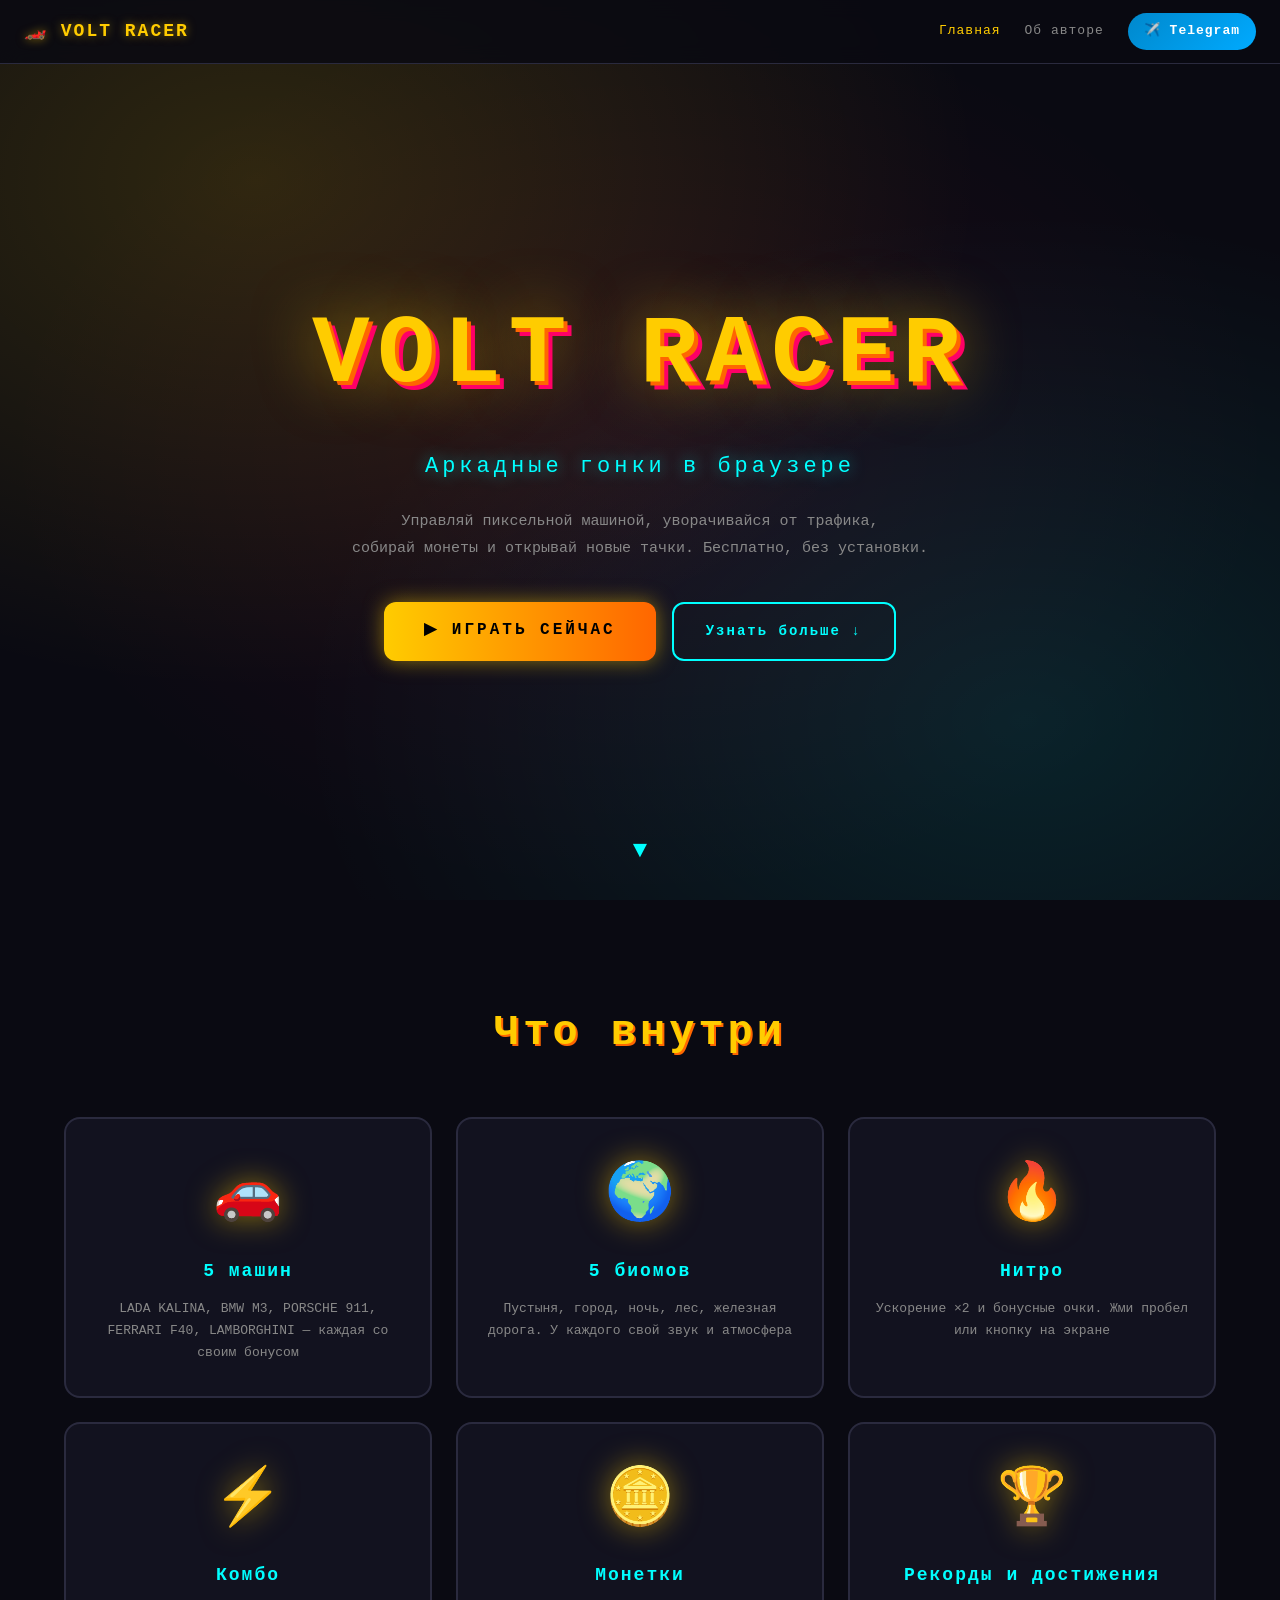
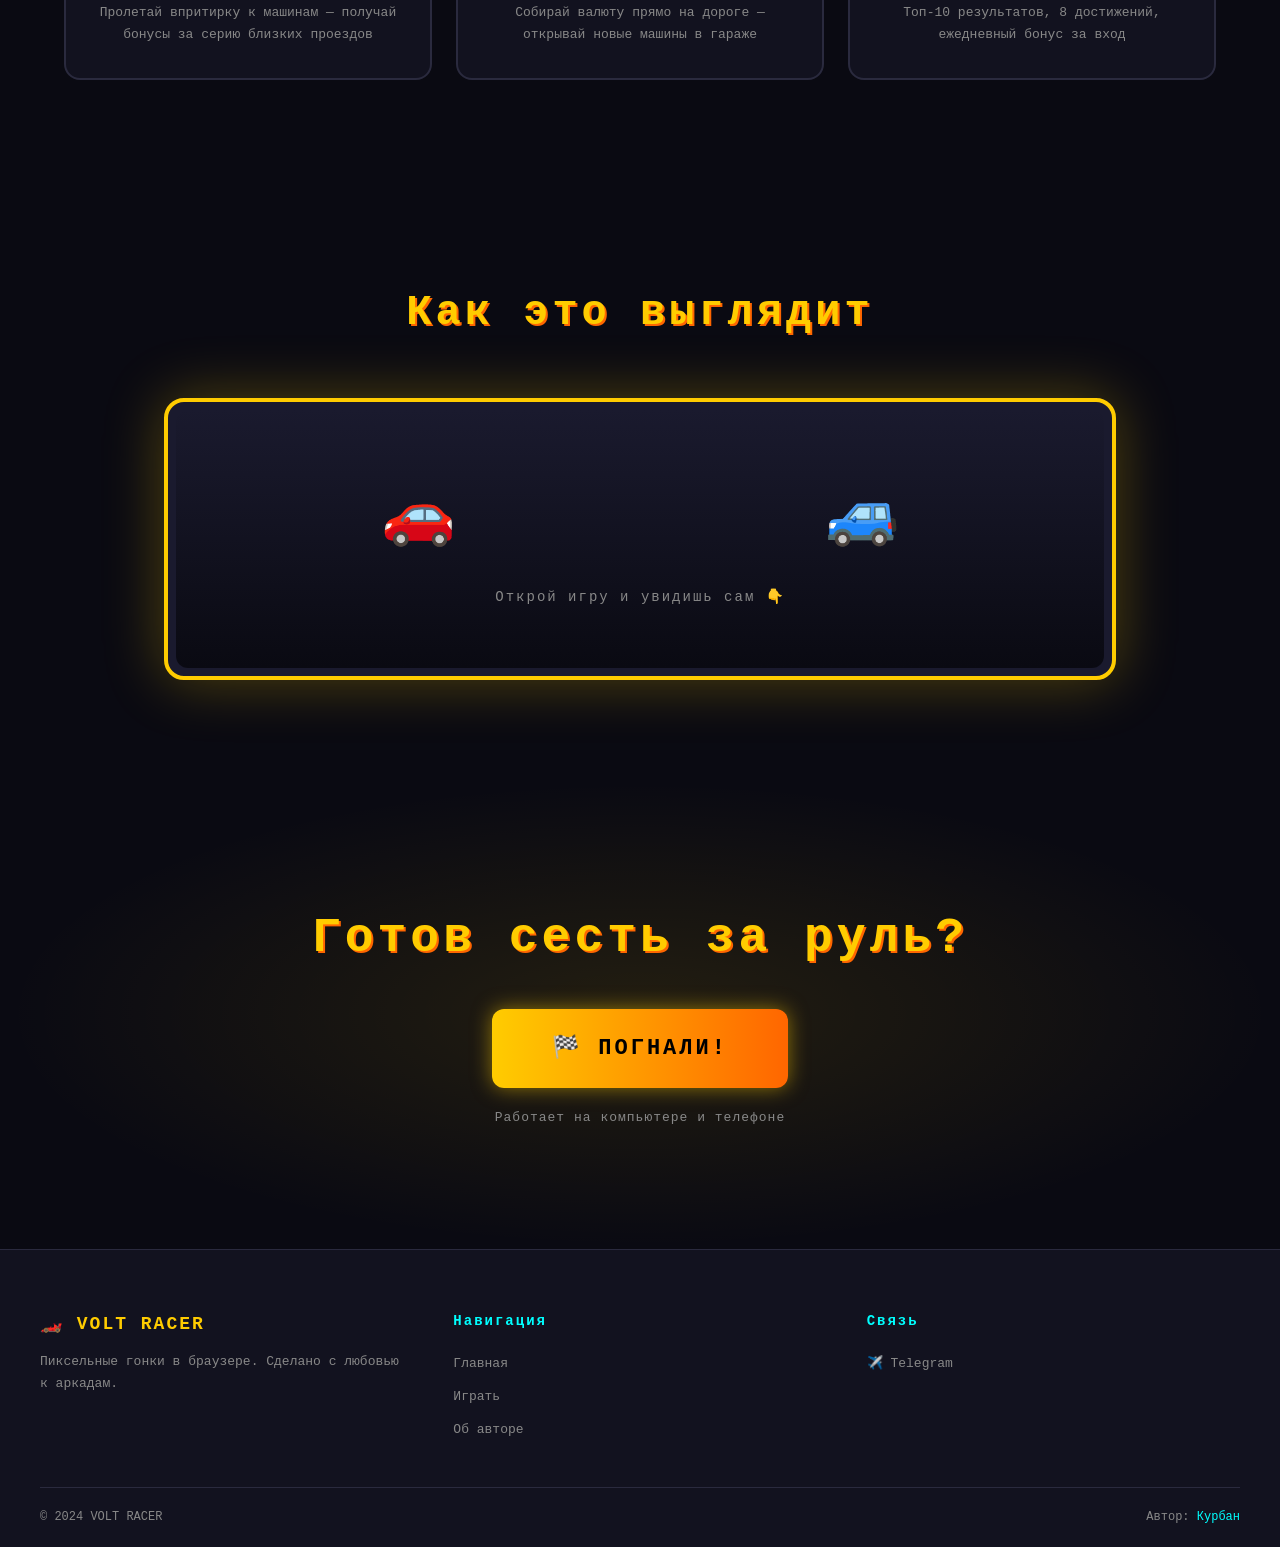
<file: index.html>
<!DOCTYPE html>
<html lang="ru">
<head>
  <meta charset="UTF-8">
  <meta name="viewport" content="width=device-width, initial-scale=1.0">
  <title>VOLT RACER — аркадные гонки в браузере</title>
  <link rel="stylesheet" href="style.css">
  <link rel="icon" href="data:image/svg+xml,<svg xmlns=%22http://www.w3.org/2000/svg%22 viewBox=%220 0 100 100%22><text y=%22.9em%22 font-size=%2290%22>🏎️</text></svg>">
</head>
<body>

  <!-- НАВИГАЦИЯ -->
  <nav class="navbar">
    <a href="index.html" class="nav-logo">🏎️ VOLT RACER</a>
    <div class="nav-links">
      <a href="index.html" class="active">Главная</a>
      <a href="about.html">Об авторе</a>
      <a href="https://t.me/khrhx" target="_blank" class="nav-tg">✈️ Telegram</a>
    </div>
  </nav>

  <!-- ГЕРОЙ-СЕКЦИЯ -->
  <header class="hero">
    <div class="hero-bg"></div>
    <div class="hero-content">
      <h1 class="hero-title">VOLT RACER</h1>
      <p class="hero-subtitle">Аркадные гонки в браузере</p>
      <p class="hero-desc">
        Управляй пиксельной машиной, уворачивайся от трафика,<br>
        собирай монеты и открывай новые тачки. Бесплатно, без установки.
      </p>
      <div class="hero-buttons">
        <a href="game.html" class="btn-primary">▶ ИГРАТЬ СЕЙЧАС</a>
        <a href="#features" class="btn-secondary">Узнать больше ↓</a>
      </div>
    </div>
    <div class="scroll-hint">▼</div>
  </header>

  <!-- ФИЧИ -->
  <section id="features" class="features">
    <h2 class="section-title">Что внутри</h2>
    <div class="features-grid">
      <div class="feature-card">
        <div class="feature-icon">🚗</div>
        <h3>5 машин</h3>
        <p>LADA KALINA, BMW M3, PORSCHE 911, FERRARI F40, LAMBORGHINI — каждая со своим бонусом</p>
      </div>
      <div class="feature-card">
        <div class="feature-icon">🌍</div>
        <h3>5 биомов</h3>
        <p>Пустыня, город, ночь, лес, железная дорога. У каждого свой звук и атмосфера</p>
      </div>
      <div class="feature-card">
        <div class="feature-icon">🔥</div>
        <h3>Нитро</h3>
        <p>Ускорение ×2 и бонусные очки. Жми пробел или кнопку на экране</p>
      </div>
      <div class="feature-card">
        <div class="feature-icon">⚡</div>
        <h3>Комбо</h3>
        <p>Пролетай впритирку к машинам — получай бонусы за серию близких проездов</p>
      </div>
      <div class="feature-card">
        <div class="feature-icon">🪙</div>
        <h3>Монетки</h3>
        <p>Собирай валюту прямо на дороге — открывай новые машины в гараже</p>
      </div>
      <div class="feature-card">
        <div class="feature-icon">🏆</div>
        <h3>Рекорды и достижения</h3>
        <p>Топ-10 результатов, 8 достижений, ежедневный бонус за вход</p>
      </div>
    </div>
  </section>

  <!-- СКРИНШОТ -->
  <section class="screenshot-section">
    <h2 class="section-title">Как это выглядит</h2>
    <div class="screenshot-frame">
      <div class="screenshot-placeholder">
        <div class="placeholder-road">
          <div class="placeholder-car">🚗</div>
          <div class="placeholder-enemy">🚙</div>
        </div>
        <p>Открой игру и увидишь сам 👇</p>
      </div>
    </div>
  </section>

  <!-- CTA -->
  <section class="cta">
    <h2>Готов сесть за руль?</h2>
    <a href="game.html" class="btn-primary btn-large">🏁 ПОГНАЛИ!</a>
    <p class="cta-note">Работает на компьютере и телефоне</p>
  </section>

  <!-- ФУТЕР -->
  <footer class="footer">
    <div class="footer-content">
      <div class="footer-col">
        <div class="footer-logo">🏎️ VOLT RACER</div>
        <p class="footer-desc">Пиксельные гонки в браузере. Сделано с любовью к аркадам.</p>
      </div>
      <div class="footer-col">
        <h4>Навигация</h4>
        <a href="index.html">Главная</a>
        <a href="game.html">Играть</a>
        <a href="about.html">Об авторе</a>
      </div>
      <div class="footer-col">
        <h4>Связь</h4>
        <a href="https://t.me/khrhx" target="_blank">✈️ Telegram</a>
      </div>
    </div>
    <div class="footer-bottom">
      <span>© 2024 VOLT RACER</span>
      <span>Автор: <a href="https://t.me/khrhx" target="_blank">Курбан</a></span>
    </div>
  </footer>

</body>
</html>
</file>
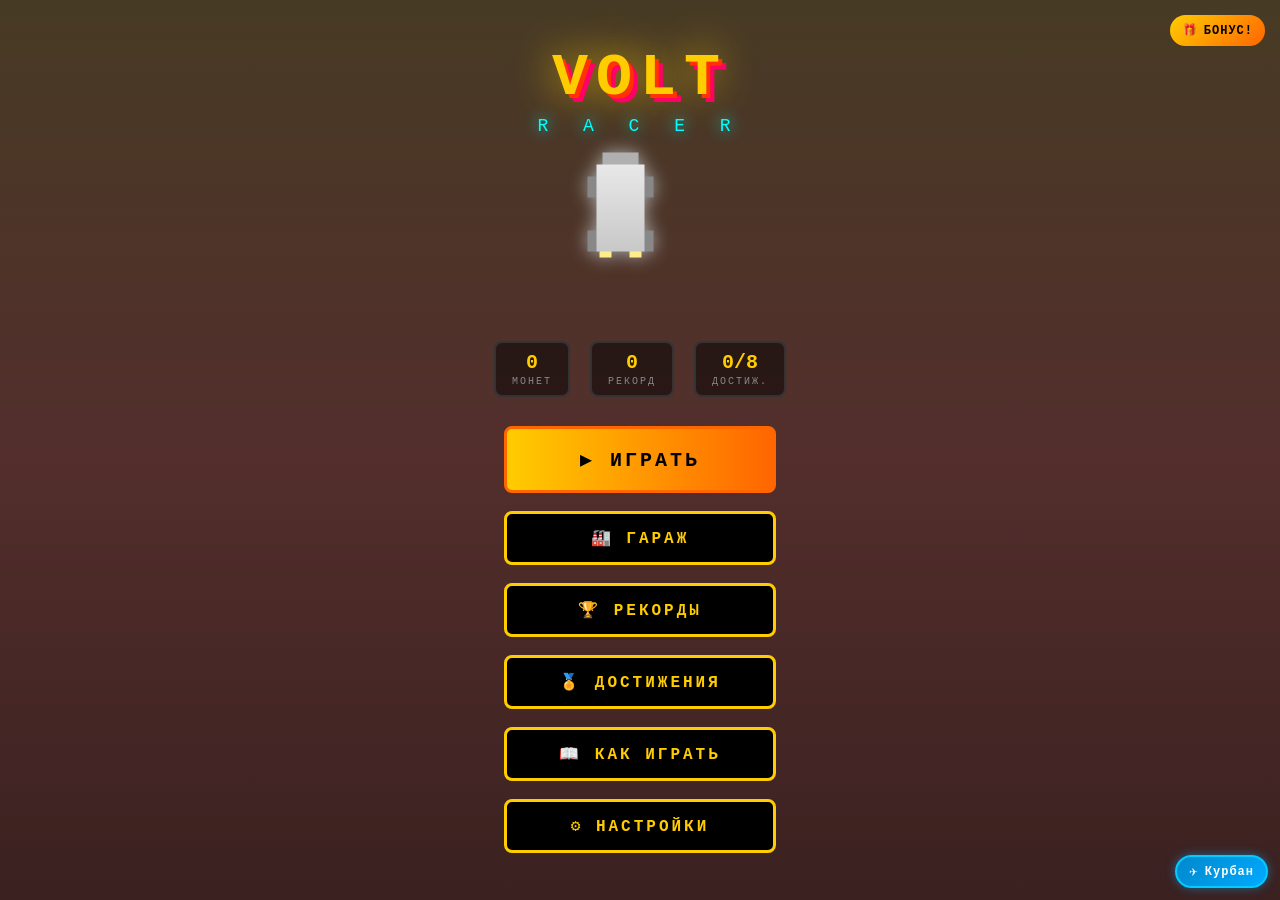
<file: game.html>
<!DOCTYPE html>
<html lang="ru">
<head>
  <meta charset="UTF-8">
  <meta name="viewport" content="width=device-width, initial-scale=1, user-scalable=no">
  <title>VOLT RACER 🏎️</title>
  <style>
    * { margin: 0; padding: 0; box-sizing: border-box; }

    html, body {
      background: #000;
      font-family: 'Courier New', monospace;
      color: #fff;
      overflow: hidden;
      height: 100vh;
      width: 100vw;
      -webkit-tap-highlight-color: transparent;
      touch-action: none;
      user-select: none;
      -webkit-user-select: none;
    }

    #game {
      position: relative;
      width: 100%;
      height: 100%;
      overflow: hidden;
    }

    #landscape-left, #landscape-right {
      position: absolute; top: 0;
      width: 20%; height: 100%;
      overflow: hidden;
      transition: background 1.5s;
    }
    #landscape-left  { left: 0; }
    #landscape-right { right: 0; }

    #road {
      position: absolute;
      left: 20%; width: 60%; height: 100%;
      background: #2a2a2a;
      border-left: 4px solid #ffcc00;
      border-right: 4px solid #ffcc00;
      z-index: 5;
    }

    .road-line {
      position: absolute;
      width: 6px; height: 60px;
      background: #fff;
      left: 50%;
      transform: translateX(-50%);
      opacity: 0.7;
    }

    .scenery { position: absolute; pointer-events: none; z-index: 1; }

    .scenery-tree {
      width: 40px; height: 80px;
      background: linear-gradient(#3d2817, #3d2817) center bottom / 8px 20px no-repeat,
                  radial-gradient(circle at 50% 30%, #1a5c1a, #0d3d0d) center / 40px 60px no-repeat;
      border-radius: 50% 50% 0 0;
    }
    .scenery-cactus {
      width: 30px; height: 70px;
      background: #2d5016; border-radius: 6px; position: relative;
    }
    .scenery-cactus::before, .scenery-cactus::after {
      content: ''; position: absolute;
      width: 12px; height: 30px; background: #2d5016; border-radius: 6px;
    }
    .scenery-cactus::before { left: -12px; top: 20px; }
    .scenery-cactus::after  { right: -12px; top: 30px; }
    .scenery-building {
      width: 60px; height: 120px;
      background: #2a3a5a; border: 2px solid #1a2a4a; position: relative;
    }
    .scenery-building::before {
      content: ''; position: absolute; inset: 8px;
      background: repeating-linear-gradient(0deg, #ffcc00 0 6px, transparent 6px 12px);
      opacity: 0.7;
    }
    .scenery-building-night {
      width: 60px; height: 120px;
      background: #0a0a1a; border: 2px solid #1a1a3a;
      position: relative; box-shadow: 0 0 15px rgba(100,150,255,0.3);
    }
    .scenery-building-night::before {
      content: ''; position: absolute; inset: 8px;
      background:
        repeating-linear-gradient(0deg, transparent 0 6px, #ffdd44 6px 12px),
        repeating-linear-gradient(90deg, transparent 0 8px, #000 8px 16px);
      opacity: 0.8;
    }
    .scenery-train {
      width: 120px; height: 50px;
      background: #3a3a3a; border: 3px solid #1a1a1a;
      border-radius: 4px; position: relative;
    }
    .scenery-train::before {
      content: ''; position: absolute;
      left: 8px; right: 8px; top: 8px; height: 14px;
      background: repeating-linear-gradient(90deg, #66ccff 0 18px, #1a2a4a 18px 24px);
    }
    .scenery-train::after {
      content: ''; position: absolute;
      left: 8px; right: 8px; bottom: 6px; height: 4px;
      background: #1a1a1a;
      box-shadow: 15px 0 0 #1a1a1a, 30px 0 0 #1a1a1a, 45px 0 0 #1a1a1a, 60px 0 0 #1a1a1a, 75px 0 0 #1a1a1a, 90px 0 0 #1a1a1a;
    }
    .scenery-rail {
      position: absolute; width: 6px; height: 40px;
      background: #665544; opacity: 0.6;
    }

    .car {
      position: absolute;
      width: 44px; height: 80px;
      image-rendering: pixelated;
      transition: filter 0.1s;
      z-index: 10;
    }

    .car-kalina {
      background:
        linear-gradient(#e8e8e8, #c8c8c8) 6px 14px / 32px 58px no-repeat,
        linear-gradient(#b0b0b0, #b0b0b0) 10px 6px / 24px 12px no-repeat,
        linear-gradient(#88aacc, #88aacc) 10px 18px / 24px 8px no-repeat,
        linear-gradient(#888, #888) 0 22px / 8px 14px no-repeat,
        linear-gradient(#888, #888) 36px 22px / 8px 14px no-repeat,
        linear-gradient(#888, #888) 0 58px / 8px 14px no-repeat,
        linear-gradient(#888, #888) 36px 58px / 8px 14px no-repeat,
        linear-gradient(#ffee88, #ffee88) 8px 70px / 8px 6px no-repeat,
        linear-gradient(#ffee88, #ffee88) 28px 70px / 8px 6px no-repeat;
      filter: drop-shadow(0 0 6px #aaa);
    }
    .car-bmw {
      background:
        linear-gradient(#0066ff, #0044aa) 4px 12px / 36px 62px no-repeat,
        linear-gradient(#000044, #000044) 8px 4px / 28px 12px no-repeat,
        linear-gradient(#66ccff, #66ccff) 8px 16px / 28px 8px no-repeat,
        linear-gradient(#ff0000, #ff0000) 12px 28px / 4px 40px no-repeat,
        linear-gradient(#fff, #fff) 20px 28px / 4px 40px no-repeat,
        linear-gradient(#0000ff, #0000ff) 28px 28px / 4px 40px no-repeat,
        linear-gradient(#000, #000) 0 22px / 8px 16px no-repeat,
        linear-gradient(#000, #000) 36px 22px / 8px 16px no-repeat,
        linear-gradient(#000, #000) 0 58px / 8px 16px no-repeat,
        linear-gradient(#000, #000) 36px 58px / 8px 16px no-repeat,
        linear-gradient(#fff, #fff) 8px 70px / 10px 6px no-repeat,
        linear-gradient(#fff, #fff) 26px 70px / 10px 6px no-repeat,
        linear-gradient(#000, #000) 2px 6px / 40px 4px no-repeat;
      filter: drop-shadow(0 0 10px #0066ff);
    }
    .car-porsche {
      background:
        linear-gradient(#cc0000, #990000) 6px 16px / 32px 58px no-repeat,
        linear-gradient(#660000, #660000) 10px 8px / 24px 12px no-repeat,
        linear-gradient(#ffaaaa, #ffaaaa) 10px 20px / 24px 6px no-repeat,
        linear-gradient(#000, #000) 0 24px / 8px 14px no-repeat,
        linear-gradient(#000, #000) 36px 24px / 8px 14px no-repeat,
        linear-gradient(#000, #000) 0 58px / 8px 14px no-repeat,
        linear-gradient(#000, #000) 36px 58px / 8px 14px no-repeat,
        linear-gradient(#fff, #fff) 8px 70px / 10px 6px no-repeat,
        linear-gradient(#fff, #fff) 26px 70px / 10px 6px no-repeat;
      filter: drop-shadow(0 0 10px #ff0000);
    }
    .car-ferrari {
      background:
        linear-gradient(#ff1100, #cc0000) 4px 12px / 36px 62px no-repeat,
        linear-gradient(#990000, #990000) 8px 4px / 28px 12px no-repeat,
        linear-gradient(#ffaaaa, #ffaaaa) 8px 16px / 28px 8px no-repeat,
        linear-gradient(#ffcc00, #ffcc00) 18px 28px / 8px 40px no-repeat,
        linear-gradient(#000, #000) 0 22px / 8px 16px no-repeat,
        linear-gradient(#000, #000) 36px 22px / 8px 16px no-repeat,
        linear-gradient(#000, #000) 0 58px / 8px 16px no-repeat,
        linear-gradient(#000, #000) 36px 58px / 8px 16px no-repeat,
        linear-gradient(#fff, #fff) 8px 70px / 10px 6px no-repeat,
        linear-gradient(#fff, #fff) 26px 70px / 10px 6px no-repeat,
        linear-gradient(#000, #000) 2px 6px / 40px 4px no-repeat;
      filter: drop-shadow(0 0 14px #ff0000);
    }
    .car-lambo {
      background:
        linear-gradient(#ffcc00, #ffaa00) 4px 12px / 36px 62px no-repeat,
        linear-gradient(#aa7700, #aa7700) 8px 4px / 28px 12px no-repeat,
        linear-gradient(#ffffcc, #ffffcc) 8px 16px / 28px 8px no-repeat,
        linear-gradient(#000, #000) 8px 28px / 4px 40px no-repeat,
        linear-gradient(#000, #000) 32px 28px / 4px 40px no-repeat,
        linear-gradient(#000, #000) 0 22px / 8px 16px no-repeat,
        linear-gradient(#000, #000) 36px 22px / 8px 16px no-repeat,
        linear-gradient(#000, #000) 0 58px / 8px 16px no-repeat,
        linear-gradient(#000, #000) 36px 58px / 8px 16px no-repeat,
        linear-gradient(#fff, #fff) 8px 70px / 10px 6px no-repeat,
        linear-gradient(#fff, #fff) 26px 70px / 10px 6px no-repeat,
        linear-gradient(#000, #000) 2px 6px / 40px 4px no-repeat;
      filter: drop-shadow(0 0 14px #ffcc00);
    }

    .enemy {
      position: absolute;
      width: 44px; height: 80px;
      background: #ff3333;
      border-radius: 4px;
      transform: rotate(180deg);
      z-index: 10;
    }
    .enemy::before {
      content: '';
      position: absolute;
      inset: 12px 6px 24px 6px;
      background: #aa0000;
      border-radius: 2px;
      box-shadow: inset 0 6px 0 rgba(255,255,255,0.3);
    }
    .enemy::after {
      content: '';
      position: absolute;
      left: 4px; right: 4px; bottom: 6px;
      height: 6px; background: #ffff00;
      border-radius: 1px; box-shadow: 0 0 6px #ffff00;
    }

    .coin {
      position: absolute;
      width: 30px; height: 30px;
      border-radius: 50%;
      background: radial-gradient(circle at 35% 35%, #ffff66, #ffcc00 50%, #cc8800);
      box-shadow: 0 0 15px #ffcc00, inset 0 0 8px #fff;
      animation: coinSpin 0.8s infinite linear;
      pointer-events: none; z-index: 10;
    }
    .coin::before {
      content: '$';
      position: absolute; inset: 0;
      display: flex; align-items: center; justify-content: center;
      font-weight: bold; color: #aa6600; font-size: 18px;
    }
    @keyframes coinSpin {
      0%   { transform: scaleX(1); }
      50%  { transform: scaleX(0.4); }
      100% { transform: scaleX(1); }
    }

    .near-bonus, .coin-pickup, .combo-text {
      position: absolute;
      font-weight: bold;
      font-family: 'Courier New', monospace;
      text-shadow: 2px 2px 0 #000, 0 0 10px currentColor;
      pointer-events: none;
      animation: bonusFloat 0.9s ease-out forwards;
      z-index: 20;
    }
    .near-bonus  { color: #ffcc00; font-size: 22px; }
    .coin-pickup { color: #ffcc00; font-size: 20px; }
    .combo-text  { color: #ff6600; font-size: 28px; text-shadow: 2px 2px 0 #000, 0 0 20px #ff6600, 0 0 30px #ff0066; }
    @keyframes bonusFloat {
      0%   { transform: translateY(0) scale(0.5); opacity: 1; }
      50%  { transform: translateY(-30px) scale(1.2); opacity: 1; }
      100% { transform: translateY(-70px) scale(1); opacity: 0; }
    }

    #comboIndicator {
      position: fixed; top: 90px; left: 50%;
      transform: translateX(-50%);
      z-index: 60; text-align: center;
      pointer-events: none; opacity: 0;
      transition: opacity 0.3s;
    }
    #comboIndicator.active { opacity: 1; }
    #comboIndicator .combo-num {
      font-size: 42px; font-weight: bold; color: #ff6600;
      text-shadow: 3px 3px 0 #000, 0 0 20px #ff6600, 0 0 40px #ff0066;
      animation: comboPulse 0.4s infinite alternate;
      line-height: 1;
    }
    #comboIndicator .combo-label {
      font-size: 12px; color: #ffcc00;
      letter-spacing: 4px; margin-top: 4px;
      text-shadow: 2px 2px 0 #000;
    }
    @keyframes comboPulse {
      from { transform: scale(1); }
      to   { transform: scale(1.15); }
    }

    #locationBanner {
      position: fixed; top: 50%; left: 50%;
      transform: translate(-50%, -50%) scale(0);
      z-index: 80; pointer-events: none;
      text-align: center;
      transition: transform 0.5s ease-out, opacity 0.5s;
      opacity: 0;
    }
    #locationBanner.show {
      transform: translate(-50%, -50%) scale(1);
      opacity: 1;
    }
    #locationBanner .loc-icon {
      font-size: 72px; line-height: 1;
      filter: drop-shadow(0 0 20px currentColor);
    }
    #locationBanner .loc-name {
      font-size: 24px; font-weight: bold;
      letter-spacing: 6px; color: #fff;
      text-shadow: 3px 3px 0 #000, 0 0 20px #00ffff;
      margin-top: 8px;
    }
    #locationBanner .loc-line {
      width: 100px; height: 3px;
      background: #00ffff;
      margin: 12px auto 0;
      box-shadow: 0 0 15px #00ffff;
    }

    #hud {
      position: fixed; top: 15px; left: 15px; right: 15px;
      display: flex; justify-content: space-between;
      align-items: flex-start; z-index: 50;
      pointer-events: none;
    }
    #hud-left { font-size: 20px; color: #ffcc00; text-shadow: 2px 2px 0 #000; }
    #hud-right { text-align: right; font-size: 14px; color: #00ffff; text-shadow: 2px 2px 0 #000; }
    #score { font-size: 26px; display: block; }
    #coins { font-size: 18px; color: #ffcc00; display: block; margin-top: 4px; }
    #carName { font-size: 11px; color: #aaa; letter-spacing: 2px; }
    #locationName {
      font-size: 11px; color: #00ffff;
      letter-spacing: 3px; display: block; margin-top: 6px;
    }

    #soundBtn {
      position: fixed; top: 15px; right: 50%;
      transform: translateX(50%);
      z-index: 55;
      background: rgba(0,0,0,0.6);
      border: 2px solid #ffcc00;
      color: #ffcc00; font-size: 20px;
      width: 40px; height: 40px;
      border-radius: 50%; cursor: pointer;
      transition: all 0.2s;
      display: flex; align-items: center; justify-content: center;
      padding: 0;
    }
    #soundBtn:hover { background: #ffcc00; color: #000; }
    #soundBtn.muted { border-color: #666; color: #666; }

    #nitroBtn {
      position: fixed; bottom: 20px; right: 20px;
      z-index: 70;
      width: 100px; height: 100px;
      border-radius: 50%;
      border: 3px solid #ff3300;
      background: linear-gradient(135deg, #330000, #660000, #330000);
      cursor: pointer; overflow: hidden;
      user-select: none; -webkit-user-select: none;
      touch-action: manipulation;
      transition: all 0.15s;
      box-shadow: 0 0 20px rgba(255, 51, 0, 0.5);
      padding: 0;
    }
    #nitroBtn:active, #nitroBtn.pressed {
      transform: scale(0.92);
      box-shadow: 0 0 40px rgba(255, 102, 0, 1), 0 0 80px rgba(255, 51, 0, 0.8);
    }
    #nitroBtn.empty { opacity: 0.4; cursor: not-allowed; }
    #nitroBtn.active {
      background: linear-gradient(135deg, #ff6600, #ff3300, #ff6600, #ff3300);
      background-size: 200% 200%;
      animation: nitroPulse 0.3s infinite;
    }
    @keyframes nitroPulse {
      0%   { background-position: 0% 0%; }
      100% { background-position: 200% 200%; }
    }

    #nitroFill {
      position: absolute;
      left: 0; bottom: 0;
      width: 100%; height: 100%;
      background: linear-gradient(0deg, #ff4400, #ff8800);
      opacity: 0.6;
      transition: height 0.1s linear;
      z-index: 1;
    }

    .nitro-content {
      position: relative; z-index: 2;
      display: flex; flex-direction: column;
      align-items: center; justify-content: center;
      height: 100%;
      font-size: 14px; font-weight: bold;
      color: #fff; letter-spacing: 2px;
      text-shadow: 2px 2px 0 #000, 0 0 15px #ff6600;
      font-family: 'Courier New', monospace;
      line-height: 1.1; padding: 4px;
    }
    .nitro-content .nitro-icon {
      font-size: 28px; line-height: 1; margin-bottom: 3px;
    }
    .nitro-content .key {
      display: inline-block;
      padding: 1px 5px;
      background: rgba(255, 204, 0, 0.9);
      color: #000; border-radius: 3px;
      font-size: 8px; margin-top: 3px;
      letter-spacing: 1px;
    }

    .speed-line {
      position: absolute; width: 3px;
      background: linear-gradient(to bottom, transparent, #ffcc00, transparent);
      pointer-events: none; z-index: 15; opacity: 0.8;
    }

    #nitroFlash {
      position: fixed; inset: 0;
      pointer-events: none; z-index: 12;
      background: radial-gradient(ellipse at center, transparent 30%, rgba(255, 102, 0, 0.15) 100%);
      opacity: 0;
      transition: opacity 0.2s;
    }
    #nitroFlash.active { opacity: 1; }

    .screen {
      position: fixed; inset: 0;
      background: #000;
      display: flex; flex-direction: column;
      justify-content: center; align-items: center;
      z-index: 100;
      text-align: center;
      padding: 20px;
      overflow-y: auto;
    }

    .screen h1 {
      font-size: 42px; color: #ffcc00;
      letter-spacing: 6px;
      text-shadow: 3px 3px 0 #ff3300, 6px 6px 0 #ff0066;
      margin-bottom: 6px;
    }
    .screen h2 {
      font-size: 16px; color: #00ffff;
      letter-spacing: 4px; margin-bottom: 20px;
    }

    #titleScreen {
      background: linear-gradient(180deg, #0a0a1a 0%, #1a0a2a 50%, #0a0a1a 100%);
      overflow: hidden;
    }
    #titleScreen .bg-layer {
      position: absolute; inset: 0;
      background-size: cover;
      opacity: 0;
      transition: opacity 1.5s;
      z-index: 0;
    }
    #titleScreen .bg-layer.active { opacity: 0.25; }

    #titleScreen .content {
      position: relative;
      z-index: 2;
      display: flex; flex-direction: column;
      align-items: center;
      width: 100%;
      max-width: 500px;
    }

    .game-logo {
      font-size: 60px;
      font-weight: bold;
      letter-spacing: 8px;
      color: #ffcc00;
      text-shadow: 4px 4px 0 #ff3300, 8px 8px 0 #ff0066, 0 0 40px #ffcc00;
      margin-bottom: 4px;
      animation: logoPulse 2s infinite ease-in-out;
    }
    @keyframes logoPulse {
      0%, 100% { text-shadow: 4px 4px 0 #ff3300, 8px 8px 0 #ff0066, 0 0 20px #ffcc00; }
      50%      { text-shadow: 4px 4px 0 #ff3300, 8px 8px 0 #ff0066, 0 0 60px #ffcc00; }
    }
    .game-subtitle {
      font-size: 18px; color: #00ffff;
      letter-spacing: 12px;
      margin-bottom: 20px;
      text-shadow: 0 0 15px #00ffff;
    }

    .car-showcase {
      width: 70px; height: 130px;
      margin: 20px 0;
      animation: float 2.5s infinite ease-in-out;
      position: relative;
      transform: scale(1.5);
    }
    @keyframes float {
      0%, 100% { transform: translateY(0) scale(1.5); }
      50%      { transform: translateY(-10px) scale(1.5); }
    }

    .title-stats {
      display: flex;
      gap: 20px;
      margin: 15px 0 25px;
      font-size: 14px;
    }
    .stat-item {
      display: flex; flex-direction: column;
      align-items: center;
      background: rgba(0,0,0,0.5);
      border: 2px solid #333;
      border-radius: 8px;
      padding: 8px 16px;
    }
    .stat-value {
      font-size: 20px;
      color: #ffcc00;
      font-weight: bold;
    }
    .stat-label {
      font-size: 10px;
      color: #888;
      letter-spacing: 2px;
      margin-top: 2px;
    }

    .title-buttons {
      display: flex;
      flex-direction: column;
      gap: 10px;
      width: 100%;
      max-width: 280px;
    }

    .title-btn {
      padding: 14px 20px;
      font-size: 16px;
      font-family: 'Courier New', monospace;
      font-weight: bold;
      letter-spacing: 3px;
      border: 3px solid #ffcc00;
      background: rgba(0,0,0,0.7);
      color: #ffcc00;
      cursor: pointer;
      transition: all 0.15s;
      touch-action: manipulation;
      border-radius: 8px;
    }
    .title-btn:hover  { background: #ffcc00; color: #000; transform: scale(1.03); }
    .title-btn:active { transform: scale(0.97); }
    .title-btn.primary {
      background: linear-gradient(90deg, #ffcc00, #ff6600);
      color: #000;
      border-color: #ff6600;
      font-size: 20px;
      padding: 18px 20px;
      animation: btnPulse 2s infinite;
    }
    @keyframes btnPulse {
      0%, 100% { box-shadow: 0 0 10px rgba(255, 204, 0, 0.5); }
      50%      { box-shadow: 0 0 30px rgba(255, 204, 0, 1); }
    }

    #garageScreen .garage-title, #recordsScreen .records-title, #settingsScreen .settings-title, #howtoScreen .howto-title, #achievementsScreen .achievements-title {
      color: #ffcc00;
      font-size: 28px; letter-spacing: 6px;
      margin-bottom: 6px;
      text-shadow: 2px 2px 0 #ff6600;
    }
    .screen-coins {
      color: #ffcc00;
      font-size: 20px; margin-bottom: 18px;
      font-weight: bold;
    }

    /* ============ КНОПКА АВТОРА — Telegram ============ */
    #authorTag {
      position: fixed;
      bottom: 12px; right: 12px;
      z-index: 101;
      user-select: none;
    }
    #authorTag a {
      display: inline-flex;
      align-items: center;
      gap: 6px;
      padding: 6px 12px;
      background: linear-gradient(135deg, #0088cc, #00aaff);
      color: #fff;
      text-decoration: none;
      font-size: 12px;
      font-weight: bold;
      letter-spacing: 1px;
      border-radius: 20px;
      border: 2px solid #00ccff;
      box-shadow: 0 0 10px rgba(0, 170, 255, 0.5);
      transition: all 0.2s;
      font-family: 'Courier New', monospace;
    }
    #authorTag a:hover {
      background: linear-gradient(135deg, #00aaff, #00ccff);
      box-shadow: 0 0 20px rgba(0, 200, 255, 1);
      transform: scale(1.08);
    }
    #authorTag a:active {
      transform: scale(0.95);
    }
    #authorTag a .tg-icon {
      font-size: 14px;
    }

    .car-grid {
      display: grid;
      grid-template-columns: repeat(auto-fit, minmax(130px, 1fr));
      gap: 12px;
      max-width: 720px;
      width: 100%;
      margin-bottom: 20px;
    }

    .car-card {
      background: #111;
      border: 2px solid #333;
      border-radius: 8px;
      padding: 12px 8px;
      display: flex; flex-direction: column;
      align-items: center;
      cursor: pointer;
      transition: all 0.15s;
      position: relative;
    }
    .car-card.owned:hover { border-color: #ffcc00; transform: translateY(-4px); }
    .car-card.selected { border-color: #00ffff; box-shadow: 0 0 20px #00ffff; }
    .car-card.locked { opacity: 0.55; cursor: not-allowed; }
    .car-card.locked:hover { border-color: #ff3333; }
    .car-card .name { font-size: 11px; font-weight: bold; letter-spacing: 1px; margin-top: 8px; color: #fff; text-align: center; }
    .car-card .price { font-size: 12px; color: #ffcc00; margin-top: 4px; }
    .car-card.locked .price { color: #ff6666; }
    .car-card .selected-badge {
      position: absolute;
      top: 4px; right: 4px;
      background: #00ffff; color: #000;
      font-size: 9px; padding: 2px 4px;
      border-radius: 3px; font-weight: bold;
    }

    .car-preview { width: 44px; height: 80px; transform: scale(0.85); transform-origin: center; }

    .screen button {
      padding: 14px 40px;
      font-size: 16px;
      font-family: 'Courier New', monospace;
      font-weight: bold;
      letter-spacing: 3px;
      border: 3px solid #ffcc00;
      background: #000;
      color: #ffcc00;
      cursor: pointer;
      transition: all 0.15s;
      touch-action: manipulation;
      margin: 4px;
      border-radius: 8px;
    }
    .screen button:hover  { background: #ffcc00; color: #000; }
    .screen button:active { transform: scale(0.95); }

    .info {
      font-size: 13px; color: #aaa;
      line-height: 1.9; margin-bottom: 20px;
      letter-spacing: 1px; max-width: 480px;
    }
    .info b { color: #fff; }
    .info .gold { color: #ffcc00; }
    .info .cyan { color: #00ffff; }
    .info .orange { color: #ff6600; }

    .hidden { display: none !important; }

    #recordsList {
      width: 100%;
      max-width: 500px;
      margin-bottom: 20px;
    }
    .record-row {
      display: flex;
      justify-content: space-between;
      align-items: center;
      padding: 10px 15px;
      background: rgba(0,0,0,0.5);
      border: 1px solid #333;
      border-radius: 6px;
      margin-bottom: 6px;
      font-size: 14px;
    }
    .record-row.top1 { border-color: #ffcc00; background: rgba(255, 204, 0, 0.1); }
    .record-row.top2 { border-color: #c0c0c0; }
    .record-row.top3 { border-color: #cd7f32; }
    .record-rank { color: #ffcc00; font-weight: bold; min-width: 30px; }
    .record-score { color: #00ffff; font-size: 18px; font-weight: bold; flex: 1; text-align: left; margin-left: 10px; }
    .record-meta { font-size: 10px; color: #666; text-align: right; }
    .record-car { color: #ff6600; }
    .record-date { color: #666; }
    .no-records {
      color: #666;
      font-size: 14px;
      padding: 30px;
      text-align: center;
    }

    .setting-row {
      display: flex;
      justify-content: space-between;
      align-items: center;
      width: 100%;
      max-width: 400px;
      padding: 15px 20px;
      background: rgba(0,0,0,0.5);
      border: 2px solid #333;
      border-radius: 8px;
      margin-bottom: 10px;
    }
    .setting-label {
      font-size: 14px;
      color: #fff;
      letter-spacing: 2px;
    }
    .setting-control {
      display: flex;
      align-items: center;
      gap: 10px;
    }
    input[type="range"] {
      width: 120px;
      height: 8px;
      background: #333;
      border-radius: 4px;
      outline: none;
      -webkit-appearance: none;
    }
    input[type="range"]::-webkit-slider-thumb {
      -webkit-appearance: none;
      width: 20px; height: 20px;
      background: #ffcc00;
      border-radius: 50%;
      cursor: pointer;
    }
    input[type="range"]::-moz-range-thumb {
      width: 20px; height: 20px;
      background: #ffcc00;
      border-radius: 50%;
      cursor: pointer;
      border: none;
    }
    .toggle-btn {
      width: 50px; height: 28px;
      background: #333;
      border-radius: 14px;
      position: relative;
      cursor: pointer;
      transition: background 0.2s;
      border: none;
      padding: 0;
    }
    .toggle-btn.on { background: #00cc66; }
    .toggle-btn::after {
      content: '';
      position: absolute;
      top: 3px; left: 3px;
      width: 22px; height: 22px;
      background: #fff;
      border-radius: 50%;
      transition: left 0.2s;
    }
    .toggle-btn.on::after { left: 25px; }

    .achievements-list {
      display: flex;
      flex-direction: column;
      gap: 8px;
      width: 100%;
      max-width: 500px;
      margin-bottom: 20px;
    }
    .achievement-item {
      display: flex;
      align-items: center;
      padding: 12px 15px;
      background: rgba(0,0,0,0.5);
      border: 2px solid #333;
      border-radius: 8px;
      gap: 12px;
    }
    .achievement-item.unlocked {
      border-color: #ffcc00;
      background: rgba(255, 204, 0, 0.08);
    }
    .achievement-icon {
      font-size: 30px;
      filter: grayscale(1);
      opacity: 0.4;
    }
    .achievement-item.unlocked .achievement-icon {
      filter: none;
      opacity: 1;
    }
    .achievement-info { flex: 1; text-align: left; }
    .achievement-name {
      font-size: 13px;
      font-weight: bold;
      color: #fff;
      letter-spacing: 1px;
    }
    .achievement-desc {
      font-size: 11px;
      color: #888;
      margin-top: 2px;
    }

    .daily-modal {
      position: fixed; inset: 0;
      background: rgba(0,0,0,0.9);
      display: flex;
      justify-content: center;
      align-items: center;
      z-index: 150;
      padding: 20px;
    }
    .daily-content {
      background: linear-gradient(135deg, #1a1a2e, #2a1a3a);
      border: 3px solid #ffcc00;
      border-radius: 16px;
      padding: 30px;
      max-width: 400px;
      text-align: center;
      box-shadow: 0 0 60px rgba(255, 204, 0, 0.5);
    }
    .daily-content h2 {
      font-size: 24px;
      color: #ffcc00;
      letter-spacing: 4px;
      margin-bottom: 15px;
    }
    .daily-gift {
      font-size: 80px;
      margin: 15px 0;
      animation: giftShake 0.5s infinite;
    }
    @keyframes giftShake {
      0%, 100% { transform: rotate(-5deg); }
      50%      { transform: rotate(5deg); }
    }
    .daily-content p {
      font-size: 16px;
      color: #fff;
      margin-bottom: 15px;
      line-height: 1.6;
    }
    .daily-content .amount {
      font-size: 28px;
      color: #ffcc00;
      font-weight: bold;
      display: block;
      margin: 10px 0;
    }
    .daily-content button {
      margin-top: 10px;
    }

    .profile-name-input {
      background: rgba(0,0,0,0.7);
      border: 2px solid #ffcc00;
      color: #fff;
      padding: 10px 15px;
      font-size: 16px;
      font-family: 'Courier New', monospace;
      border-radius: 6px;
      text-align: center;
      letter-spacing: 2px;
      margin-bottom: 15px;
      width: 250px;
      outline: none;
    }
    .profile-name-input:focus { border-color: #00ffff; }

    .howto-block {
      width: 100%;
      max-width: 500px;
      margin-bottom: 15px;
      text-align: left;
    }
    .howto-block h3 {
      color: #00ffff;
      font-size: 14px;
      letter-spacing: 3px;
      margin-bottom: 8px;
    }
    .howto-block p {
      font-size: 13px;
      color: #ccc;
      line-height: 1.7;
      margin-bottom: 8px;
    }
    .howto-block .key-badge {
      display: inline-block;
      background: #333;
      color: #ffcc00;
      padding: 2px 8px;
      border-radius: 4px;
      font-size: 12px;
      margin: 0 2px;
      border: 1px solid #555;
    }

    #toastContainer {
      position: fixed;
      top: 80px;
      left: 50%;
      transform: translateX(-50%);
      z-index: 250;
      display: flex;
      flex-direction: column;
      gap: 8px;
      pointer-events: none;
    }
    .toast {
      background: linear-gradient(135deg, #1a1a2e, #2a1a3a);
      border: 2px solid #ffcc00;
      color: #fff;
      padding: 12px 24px;
      border-radius: 10px;
      font-size: 14px;
      font-weight: bold;
      letter-spacing: 1px;
      box-shadow: 0 0 30px rgba(255, 204, 0, 0.6);
      animation: toastIn 0.4s ease-out;
      white-space: nowrap;
    }
    .toast.achievement {
      border-color: #00ffff;
      box-shadow: 0 0 30px rgba(0, 255, 255, 0.6);
      color: #00ffff;
    }
    @keyframes toastIn {
      0% { transform: translateY(-20px) scale(0.8); opacity: 0; }
      100% { transform: translateY(0) scale(1); opacity: 1; }
    }
    @keyframes toastOut {
      0% { transform: translateY(0) scale(1); opacity: 1; }
      100% { transform: translateY(-20px) scale(0.8); opacity: 0; }
    }

    .daily-badge {
      position: absolute;
      top: 15px; right: 15px;
      background: linear-gradient(135deg, #ffcc00, #ff6600);
      color: #000;
      padding: 8px 12px;
      border-radius: 20px;
      font-size: 12px;
      font-weight: bold;
      letter-spacing: 1px;
      cursor: pointer;
      z-index: 10;
      animation: badgePulse 1.5s infinite;
      display: flex;
      align-items: center;
      gap: 6px;
    }
    @keyframes badgePulse {
      0%, 100% { transform: scale(1); box-shadow: 0 0 10px rgba(255, 204, 0, 0.5); }
      50%      { transform: scale(1.05); box-shadow: 0 0 25px rgba(255, 204, 0, 1); }
    }
  </style>
</head>
<body>

  <div id="game">
    <div id="landscape-left"></div>
    <div id="landscape-right"></div>
    <div id="road"></div>
  </div>

  <div id="nitroFlash"></div>

  <div id="hud" class="hidden">
    <div id="hud-left">
      <span id="score">0</span>
      <span id="coins">🪙 0</span>
      <span id="carName">LADA KALINA</span>
      <span id="locationName">🏜️ ПУСТЫНЯ</span>
    </div>
    <div id="hud-right">
      🏎️ RACER<br>
      <span style="color:#ff6666;font-size:11px;">← → / мышь</span>
    </div>
  </div>

  <button id="soundBtn" class="hidden" title="Звук вкл/выкл">🔊</button>

  <div id="nitroBtn" class="hidden">
    <div id="nitroFill"></div>
    <div class="nitro-content">
      <div class="nitro-icon">🔥</div>
      <div>НИТРО</div>
      <span class="key">SPACE</span>
    </div>
  </div>

  <div id="comboIndicator">
    <div class="combo-num" id="comboNum">x1</div>
    <div class="combo-label">КОМБО</div>
  </div>

  <div id="locationBanner">
    <div class="loc-icon" id="locIcon">🏜️</div>
    <div class="loc-name" id="locName">ПУСТЫНЯ</div>
    <div class="loc-line"></div>
  </div>

  <div id="toastContainer"></div>

  <!-- ========== ЗАГЛАВНЫЙ ЭКРАН ========== -->
  <div id="titleScreen" class="screen">
    <div class="bg-layer" id="bgLayer1"></div>
    <div class="bg-layer" id="bgLayer2"></div>

    <div class="daily-badge hidden" id="dailyBadge" onclick="openDaily()">
      🎁 <span>БОНУС!</span>
    </div>

    <div class="content">
      <div class="game-logo">VOLT</div>
      <div class="game-subtitle">R A C E R</div>

      <div class="car-showcase" id="titlePreview"></div>

      <div class="title-stats">
        <div class="stat-item">
          <div class="stat-value" id="titleCoins">0</div>
          <div class="stat-label">МОНЕТ</div>
        </div>
        <div class="stat-item">
          <div class="stat-value" id="titleBest">0</div>
          <div class="stat-label">РЕКОРД</div>
        </div>
        <div class="stat-item">
          <div class="stat-value" id="titleAchieves">0/8</div>
          <div class="stat-label">ДОСТИЖ.</div>
        </div>
      </div>

      <div class="title-buttons">
        <button class="title-btn primary" id="playBtn">▶ ИГРАТЬ</button>
        <button class="title-btn" id="garageBtn">🏭 ГАРАЖ</button>
        <button class="title-btn" id="recordsBtn">🏆 РЕКОРДЫ</button>
        <button class="title-btn" id="achievementsBtn">🏅 ДОСТИЖЕНИЯ</button>
        <button class="title-btn" id="howtoBtn">📖 КАК ИГРАТЬ</button>
        <button class="title-btn" id="settingsBtn">⚙️ НАСТРОЙКИ</button>
      </div>
    </div>

    <div id="authorTag"><a href="https://t.me/khrhx" target="_blank" rel="noopener"><span class="tg-icon">✈️</span> Курбан</a></div>
  </div>

  <!-- ========== ГАРАЖ ========== -->
  <div id="garageScreen" class="screen hidden">
    <div class="garage-title">🏭 ГАРАЖ</div>
    <div class="screen-coins">🪙 <span id="garageCoins">0</span></div>
    <div class="car-grid" id="carGrid"></div>
    <button id="garageBackBtn">← НАЗАД</button>
    <div id="authorTag"><a href="https://t.me/khrhx" target="_blank" rel="noopener"><span class="tg-icon">✈️</span> Курбан</a></div>
  </div>

  <!-- ========== РЕКОРДЫ ========== -->
  <div id="recordsScreen" class="screen hidden">
    <div class="records-title">🏆 РЕКОРДЫ</div>
    <div id="recordsList"></div>
    <button id="clearRecordsBtn" style="border-color: #ff3333; color: #ff3333;">🗑 ОЧИСТИТЬ</button>
    <button id="recordsBackBtn">← НАЗАД</button>
    <div id="authorTag"><a href="https://t.me/khrhx" target="_blank" rel="noopener"><span class="tg-icon">✈️</span> Курбан</a></div>
  </div>

  <!-- ========== ДОСТИЖЕНИЯ ========== -->
  <div id="achievementsScreen" class="screen hidden">
    <div class="achievements-title">🏅 ДОСТИЖЕНИЯ</div>
    <div class="achievements-list" id="achievementsList"></div>
    <button id="achievementsBackBtn">← НАЗАД</button>
    <div id="authorTag"><a href="https://t.me/khrhx" target="_blank" rel="noopener"><span class="tg-icon">✈️</span> Курбан</a></div>
  </div>

  <!-- ========== НАСТРОЙКИ ========== -->
  <div id="settingsScreen" class="screen hidden">
    <div class="settings-title">⚙️ НАСТРОЙКИ</div>

    <div class="setting-row">
      <div class="setting-label">🔊 ГРОМКОСТЬ</div>
      <div class="setting-control">
        <input type="range" id="volumeSlider" min="0" max="100" value="60">
        <span id="volumeValue" style="color:#ffcc00;width:35px;text-align:right;">60%</span>
      </div>
    </div>

    <div class="setting-row">
      <div class="setting-label">🎵 МУЗЫКА</div>
      <div class="setting-control">
        <button class="toggle-btn on" id="musicToggle"></button>
      </div>
    </div>

    <div class="setting-row">
      <div class="setting-label">🔈 ЗВУКИ</div>
      <div class="setting-control">
        <button class="toggle-btn on" id="sfxToggle"></button>
      </div>
    </div>

    <div class="setting-row">
      <div class="setting-label">👤 ИМЯ ИГРОКА</div>
    </div>
    <input type="text" class="profile-name-input" id="playerNameInput" maxlength="15" placeholder="Введите имя">

    <div class="setting-row" style="margin-top: 20px;">
      <div class="setting-label">🎮 ВСЕГО ИГР</div>
      <div class="setting-control">
        <span style="color:#ffcc00;font-weight:bold;" id="statTotalGames">0</span>
      </div>
    </div>

    <div class="setting-row">
      <div class="setting-label">🪙 ВСЕГО МОНЕТ</div>
      <div class="setting-control">
        <span style="color:#ffcc00;font-weight:bold;" id="statTotalCoins">0</span>
      </div>
    </div>

    <div class="setting-row">
      <div class="setting-label">🏆 ЛУЧШИЙ СЧЁТ</div>
      <div class="setting-control">
        <span style="color:#ffcc00;font-weight:bold;" id="statBestScore">0</span>
      </div>
    </div>

    <button id="resetAllBtn" style="border-color: #ff3333; color: #ff3333; margin-top: 15px;">⚠️ СБРОСИТЬ ВСЁ</button>
    <button id="settingsBackBtn">← НАЗАД</button>
    <div id="authorTag"><a href="https://t.me/khrhx" target="_blank" rel="noopener"><span class="tg-icon">✈️</span> Курбан</a></div>
  </div>

  <!-- ========== КАК ИГРАТЬ ========== -->
  <div id="howtoScreen" class="screen hidden">
    <div class="howto-title">📖 КАК ИГРАТЬ</div>

    <div class="howto-block">
      <h3>🎮 УПРАВЛЕНИЕ</h3>
      <p>
        <span class="key-badge">←</span> <span class="key-badge">→</span> — двигаться влево/вправо<br>
        <b style="color:#00ffff;">МЫШЬ / ПАЛЕЦ</b> — машина едет за курсором<br>
        <span class="key-badge">SPACE</span> или <b style="color:#ff6600;">🔥 кнопка</b> — НИТРО
      </p>
    </div>

    <div class="howto-block">
      <h3>🏁 ЦЕЛЬ</h3>
      <p>Уворачивайся от встречных машин. Чем дольше едешь — тем больше очков. Одно столкновение = конец игры.</p>
    </div>

    <div class="howto-block">
      <h3>🪙 МОНЕТКИ</h3>
      <p>Собирай золотые монетки на дороге — за них покупаешь новые машины в гараже.</p>
    </div>

    <div class="howto-block">
      <h3>⚡ КОМБО</h3>
      <p>Пролетай <b>впритирку</b> к машинам — получай бонус. Чем больше подряд — тем больше награда (x2, x3, x5...).</p>
    </div>

    <div class="howto-block">
      <h3>🔥 НИТРО</h3>
      <p>Жми <span class="key-badge">SPACE</span> или кнопку внизу справа. Скорость ×2, очки ×2. Заряд тратится и восстанавливается.</p>
    </div>

    <div class="howto-block">
      <h3>🌍 БИОМЫ</h3>
      <p>Каждые 25 секунд (или 30 очков) меняется пейзаж: пустыня → город → ночь → лес → поезда. У каждого свой звук.</p>
    </div>

    <button id="howtoBackBtn">← НАЗАД</button>
    <div id="authorTag"><a href="https://t.me/khrhx" target="_blank" rel="noopener"><span class="tg-icon">✈️</span> Курбан</a></div>
  </div>

  <!-- ========== GAME OVER ========== -->
  <div id="gameOverScreen" class="screen hidden">
    <h1 id="gameOverTitle">CRASH</h1>
    <h2 id="gameOverSubtitle">ИГРА ОКОНЧЕНА</h2>
    <div class="info">
      Очки: <b class="gold" id="finalScore" style="font-size:26px;">0</b><br>
      Монеты: <b class="gold" id="finalCoins" style="font-size:20px;">0</b><br>
      <span id="finalRank"></span><br>
      <span id="newRecordMsg" style="color:#ffcc00;font-size:18px;display:none;">🎉 НОВЫЙ РЕКОРД!</span>
    </div>
    <button id="restartBtn">ЕЩЁ РАЗ</button>
    <button id="gameOverGarageBtn">🏭 ГАРАЖ</button>
    <button id="gameOverHomeBtn">🏠 ГЛАВНАЯ</button>
  </div>

  <!-- ========== ЕЖЕДНЕВНЫЙ БОНУС ========== -->
  <div id="dailyModal" class="daily-modal hidden">
    <div class="daily-content">
      <h2>🎁 ЕЖЕДНЕВНЫЙ БОНУС</h2>
      <div class="daily-gift">🎁</div>
      <p>Ты заходишь <b id="dailyStreak">1</b> день подряд!</p>
      <span class="amount" id="dailyAmount">+50 🪙</span>
      <p id="dailyBonusMsg" style="font-size:12px;color:#ffcc00;"></p>
      <button id="dailyClaimBtn">ЗАБРАТЬ</button>
    </div>
  </div>

  <script>
    // ================================================================
    // АУДИО
    // ================================================================
    const Audio = {
      ctx: null, master: null, muted: false,
      volume: 0.6,
      musicEnabled: true,
      sfxEnabled: true,
      engineOsc: null, engineGain: null, engineFilter: null,
      biomeInterval: null, biomeWindInterval: null,
      nitroOsc: null, nitroGain: null,
      titleMusicInterval: null,
      initialized: false,

      init() {
        if (this.initialized) return;
        try {
          this.ctx = new (window.AudioContext || window.webkitAudioContext)();
          this.master = this.ctx.createGain();
          this.master.gain.value = this.volume;
          this.master.connect(this.ctx.destination);
          this.initialized = true;
        } catch (e) {}
      },
      resume() { if (this.ctx && this.ctx.state === 'suspended') this.ctx.resume(); },
      setVolume(v) {
        this.volume = v;
        if (this.master) this.master.gain.setTargetAtTime(v, this.ctx.currentTime, 0.1);
      },

      startTitleMusic() {
        if (!this.initialized || this.muted || !this.musicEnabled) return;
        this.stopTitleMusic();
        const notes = [220, 330, 440, 330, 220, 440, 550, 440];
        let i = 0;
        this.titleMusicInterval = setInterval(() => {
          if (this.muted || !this.musicEnabled) return;
          this.playTone(notes[i % notes.length], 0.3, 'triangle', 0.04);
          if (i % 2 === 0) this.playTone(notes[(i + 2) % notes.length] / 2, 0.4, 'sine', 0.03);
          i++;
        }, 400);
      },
      stopTitleMusic() {
        if (this.titleMusicInterval) {
          clearInterval(this.titleMusicInterval);
          this.titleMusicInterval = null;
        }
      },

      startEngine() {
        if (!this.initialized || this.muted || !this.sfxEnabled) return;
        this.stopEngine();
        this.engineOsc = this.ctx.createOscillator();
        this.engineOsc.type = 'sawtooth';
        this.engineOsc.frequency.value = 60;
        const osc2 = this.ctx.createOscillator();
        osc2.type = 'square'; osc2.frequency.value = 90;
        this.engineFilter = this.ctx.createBiquadFilter();
        this.engineFilter.type = 'lowpass';
        this.engineFilter.frequency.value = 400;
        this.engineGain = this.ctx.createGain();
        this.engineGain.gain.value = 0.05;
        this.engineOsc.connect(this.engineFilter);
        osc2.connect(this.engineFilter);
        this.engineFilter.connect(this.engineGain);
        this.engineGain.connect(this.master);
        this.engineOsc.start(); osc2.start();
        this.engineOsc._osc2 = osc2;
      },
      updateEngine(speedFactor) {
        if (!this.engineOsc || this.muted || !this.sfxEnabled) return;
        const baseFreq = 60 + speedFactor * 40;
        this.engineOsc.frequency.setTargetAtTime(baseFreq, this.ctx.currentTime, 0.1);
        if (this.engineOsc._osc2) this.engineOsc._osc2.frequency.setTargetAtTime(baseFreq * 1.5, this.ctx.currentTime, 0.1);
        this.engineFilter.frequency.setTargetAtTime(300 + speedFactor * 400, this.ctx.currentTime, 0.1);
        this.engineGain.gain.setTargetAtTime(0.04 + speedFactor * 0.03, this.ctx.currentTime, 0.1);
      },
      stopEngine() {
        if (this.engineOsc) {
          try { this.engineOsc.stop(); this.engineOsc._osc2?.stop(); } catch (e) {}
          this.engineOsc = null;
        }
      },
      startNitro() {
        if (!this.initialized || this.muted || !this.sfxEnabled) return;
        this.stopNitro();
        this.nitroOsc = this.ctx.createOscillator();
        this.nitroOsc.type = 'sawtooth';
        this.nitroOsc.frequency.value = 200;
        this.nitroGain = this.ctx.createGain();
        this.nitroGain.gain.value = 0.08;
        const filter = this.ctx.createBiquadFilter();
        filter.type = 'bandpass';
        filter.frequency.value = 800;
        filter.Q.value = 5;
        this.nitroOsc.connect(filter);
        filter.connect(this.nitroGain);
        this.nitroGain.connect(this.master);
        this.nitroOsc.start();
        this.nitroOsc.frequency.setValueAtTime(200, this.ctx.currentTime);
        this.nitroOsc.frequency.linearRampToValueAtTime(1200, this.ctx.currentTime + 0.5);
      },
      stopNitro() {
        if (this.nitroOsc) {
          try { this.nitroOsc.stop(); } catch (e) {}
          this.nitroOsc = null;
        }
      },
      playTone(freq, duration, type = 'sine', vol = 0.15, when = 0) {
        if (!this.initialized || this.muted) return;
        const t = this.ctx.currentTime + when;
        const osc = this.ctx.createOscillator();
        const gain = this.ctx.createGain();
        osc.type = type;
        osc.frequency.setValueAtTime(freq, t);
        gain.gain.setValueAtTime(vol, t);
        gain.gain.exponentialRampToValueAtTime(0.001, t + duration);
        osc.connect(gain); gain.connect(this.master);
        osc.start(t); osc.stop(t + duration);
      },
      playNoise(duration, vol = 0.1, filterFreq = 1000) {
        if (!this.initialized || this.muted) return;
        const bufferSize = this.ctx.sampleRate * duration;
        const buffer = this.ctx.createBuffer(1, bufferSize, this.ctx.sampleRate);
        const data = buffer.getChannelData(0);
        for (let i = 0; i < bufferSize; i++) data[i] = Math.random() * 2 - 1;
        const source = this.ctx.createBufferSource();
        source.buffer = buffer;
        const filter = this.ctx.createBiquadFilter();
        filter.type = 'bandpass';
        filter.frequency.value = filterFreq;
        const gain = this.ctx.createGain();
        gain.gain.value = vol;
        gain.gain.exponentialRampToValueAtTime(0.001, this.ctx.currentTime + duration);
        source.connect(filter); filter.connect(gain); gain.connect(this.master);
        source.start();
      },
      coin() { if (!this.sfxEnabled) return; this.playTone(880, 0.1, 'sine', 0.15); this.playTone(1320, 0.15, 'sine', 0.12, 0.05); },
      combo(count) {
        if (!this.sfxEnabled) return;
        const baseFreq = 440 + Math.min(count, 8) * 80;
        for (let i = 0; i < 3; i++) this.playTone(baseFreq + i * 220, 0.12, 'triangle', 0.1, i * 0.05);
      },
      crash() {
        if (!this.sfxEnabled) return;
        this.playNoise(0.4, 0.3, 800);
        this.playTone(80, 0.4, 'sawtooth', 0.25);
        this.playTone(50, 0.5, 'square', 0.2, 0.1);
      },
      start() {
        if (!this.sfxEnabled) return;
        this.playTone(440, 0.1, 'square', 0.15);
        this.playTone(660, 0.1, 'square', 0.15, 0.1);
        this.playTone(880, 0.2, 'square', 0.15, 0.2);
      },
      achievement() {
        if (!this.sfxEnabled) return;
        this.playTone(523, 0.15, 'triangle', 0.15);
        this.playTone(659, 0.15, 'triangle', 0.15, 0.1);
        this.playTone(784, 0.15, 'triangle', 0.15, 0.2);
        this.playTone(1047, 0.3, 'triangle', 0.15, 0.3);
      },
      startBiome(type) {
        this.stopBiome();
        if (!this.initialized || this.muted || !this.musicEnabled) return;
        if (type === 'desert') {
          this.biomeInterval = setInterval(() => this.playTone(220 + Math.random() * 110, 0.8, 'sine', 0.04), 1400);
          this.biomeWindInterval = setInterval(() => this.playNoise(0.6, 0.015, 400), 2200);
        } else if (type === 'city') {
          let beat = 0;
          this.biomeInterval = setInterval(() => {
            this.playTone(beat % 2 === 0 ? 110 : 80, 0.08, 'sine', 0.08);
            beat++;
            if (Math.random() < 0.3) {
              this.playTone(1200, 0.08, 'square', 0.05);
              this.playTone(1400, 0.08, 'square', 0.05, 0.1);
            }
          }, 500);
        } else if (type === 'night_city') {
          let step = 0;
          const bassNotes = [55, 55, 82, 55, 73, 55, 82, 98];
          this.biomeInterval = setInterval(() => {
            this.playTone(bassNotes[step % bassNotes.length], 0.3, 'sawtooth', 0.06);
            if (step % 2 === 0) this.playTone(880 + Math.random() * 400, 0.15, 'sine', 0.03);
            step++;
          }, 350);
        } else if (type === 'forest') {
          this.biomeInterval = setInterval(() => {
            const base = 1500 + Math.random() * 1200;
            this.playTone(base, 0.06, 'sine', 0.05);
            this.playTone(base * 1.2, 0.06, 'sine', 0.05, 0.08);
            if (Math.random() < 0.3) this.playTone(base * 0.9, 0.08, 'sine', 0.04, 0.2);
          }, 900);
          this.biomeWindInterval = setInterval(() => this.playNoise(0.8, 0.02, 2000), 2500);
        } else if (type === 'trains') {
          let clack = 0;
          this.biomeInterval = setInterval(() => {
            this.playNoise(0.05, 0.08, 200);
            this.playTone(120, 0.06, 'square', 0.05);
            clack++;
            if (clack % 16 === 0) {
              this.playTone(330, 0.6, 'sawtooth', 0.06);
              this.playTone(440, 0.6, 'sawtooth', 0.05, 0.05);
            }
          }, 400);
        }
      },
      stopBiome() {
        if (this.biomeInterval) { clearInterval(this.biomeInterval); this.biomeInterval = null; }
        if (this.biomeWindInterval) { clearInterval(this.biomeWindInterval); this.biomeWindInterval = null; }
      },
      toggleMute() {
        this.muted = !this.muted;
        if (this.muted) {
          this.stopEngine();
          this.stopBiome();
          this.stopNitro();
          this.stopTitleMusic();
        } else {
          this.resume();
        }
        return this.muted;
      }
    };

    // ================================================================
    // КОНФИГ — трафик стал чуть плотнее
    // ================================================================
    const config = {
      playerSpeed: 7,
      startFallSpeed: 4,
      fallSpeedIncrease: 0.15,
      spawnInterval: 1100,        // было 1200 — чуть чаще
      minSpawnInterval: 450,      // было 500 — чуть плотнее на пике
      lanes: 3,
      coinChance: 0.25,
      nearMissDistance: 40,
      coinValue: 5,
      comboThresholds: [3, 7, 12, 20, 30],
      comboTimeout: 2500,
      locationChangeTime: 25000,
      locationChangeScore: 30,
      nitroMax: 100,
      nitroDrain: 30,
      nitroRegen: 12,
      nitroMultiplier: 2,
      nitroScoreBonus: 2,
      dailyBaseBonus: 50,
      dailyStreakBonus: 500,
      // Плотность трафика
      doubleSpawnChance: 0.20,    // 20% шанс что при спавне появится 2 машины в разных полосах
      sameLaneGap: 180            // минимальный вертикальный зазор между машинами в одной полосе
    };

    const LANDSCAPES = {
      desert: {
        id: 'desert', name: 'ПУСТЫНЯ', icon: '🏜️',
        bgLeft: 'linear-gradient(#ffcc44 0%, #ff9933 50%, #cc6633 100%)',
        bgRight: 'linear-gradient(#ffcc44 0%, #ff9933 50%, #cc6633 100%)',
        groundColor: '#e8a744',
        sceneryTypes: ['cactus', 'cactus', 'rock']
      },
      city: {
        id: 'city', name: 'ГОРОД', icon: '🏙️',
        bgLeft: 'linear-gradient(#87ceeb 0%, #b0d8e8 50%, #888888 100%)',
        bgRight: 'linear-gradient(#87ceeb 0%, #b0d8e8 50%, #888888 100%)',
        groundColor: '#666',
        sceneryTypes: ['building', 'building', 'building']
      },
      night_city: {
        id: 'night_city', name: 'НОЧНОЙ ГОРОД', icon: '🌃',
        bgLeft: 'linear-gradient(#0a0a2a 0%, #1a0a3a 50%, #0a0a1a 100%)',
        bgRight: 'linear-gradient(#0a0a2a 0%, #1a0a3a 50%, #0a0a1a 100%)',
        groundColor: '#222',
        sceneryTypes: ['building_night', 'building_night', 'building_night']
      },
      forest: {
        id: 'forest', name: 'ЛЕС', icon: '🌲',
        bgLeft: 'linear-gradient(#2a5a2a 0%, #1a3a1a 50%, #0a1a0a 100%)',
        bgRight: 'linear-gradient(#2a5a2a 0%, #1a3a1a 50%, #0a1a0a 100%)',
        groundColor: '#0d3d0d',
        sceneryTypes: ['tree', 'tree', 'tree']
      },
      trains: {
        id: 'trains', name: 'ЖЕЛЕЗНАЯ ДОРОГА', icon: '🚂',
        bgLeft: 'linear-gradient(#4a3a2a 0%, #3a2a1a 50%, #2a1a0a 100%)',
        bgRight: 'linear-gradient(#4a3a2a 0%, #3a2a1a 50%, #2a1a0a 100%)',
        groundColor: '#3a2a1a',
        sceneryTypes: ['train', 'rail', 'rail']
      }
    };
    const LOCATION_ORDER = ['desert', 'city', 'night_city', 'forest', 'trains'];

    const CARS = {
      kalina:   { id:'kalina',   name:'LADA KALINA',   cls:'car-kalina',   price:0,    bonus:'Базовая',        scoreBonus:0,    hitboxShrink:0,    coinBonus:0,    invisibility:0 },
      bmw:      { id:'bmw',      name:'BMW M3',        cls:'car-bmw',      price:100,  bonus:'+10% к очкам',   scoreBonus:0.10, hitboxShrink:0,    coinBonus:0,    invisibility:0 },
      porsche:  { id:'porsche',  name:'PORSCHE 911',   cls:'car-porsche',  price:300,  bonus:'Узкий хитбокс',  scoreBonus:0,    hitboxShrink:0.25, coinBonus:0,    invisibility:0 },
      ferrari:  { id:'ferrari',  name:'FERRARI F40',   cls:'car-ferrari',  price:700,  bonus:'+20% к монетам', scoreBonus:0,    hitboxShrink:0,    coinBonus:0.20, invisibility:0 },
      lambo:    { id:'lambo',    name:'LAMBORGHINI',   cls:'car-lambo',    price:1500, bonus:'Невидимость 2с', scoreBonus:0,    hitboxShrink:0,    coinBonus:0,    invisibility:2000 }
    };

    const ACHIEVEMENTS = [
      { id: 'first_coin',    icon: '🪙', name: 'ПЕРВАЯ МОНЕТКА',   desc: 'Собрать 1 монетку' },
      { id: 'coins_100',     icon: '💰', name: 'БОГАЧ',            desc: 'Собрать 100 монет всего' },
      { id: 'score_100',     icon: '💯', name: 'СОТНЯ',            desc: 'Набрать 100 очков' },
      { id: 'score_250',     icon: '🔥', name: 'ОГОНЬ',            desc: 'Набрать 250 очков' },
      { id: 'combo_5',       icon: '⚡', name: 'КОМБО-МАСТЕР',     desc: 'Сделать комбо x5' },
      { id: 'buy_bmw',       icon: '🚙', name: 'ПЕРВЫЙ АПГРЕЙД',   desc: 'Купить BMW M3' },
      { id: 'buy_lambo',     icon: '🏎️', name: 'КОРОЛЬ ДОРОГИ',    desc: 'Купить LAMBORGHINI' },
      { id: 'all_biomes',    icon: '🌍', name: 'ПУТЕШЕСТВЕННИК',   desc: 'Побывать во всех 5 биомах за игру' }
    ];

    const SAVE_KEY = 'volt_racer_save_v3';
    const OLD_TO_NEW = { spark:'kalina', fury:'bmw', viper:'porsche', phantom:'ferrari', shadow:'lambo' };
    function loadSave() {
      try {
        const raw = localStorage.getItem(SAVE_KEY);
        if (raw) {
          const data = JSON.parse(raw);
          if (!data.records) data.records = [];
          if (!data.achievements) data.achievements = [];
          if (!data.playerName) data.playerName = 'ИГРОК';
          if (data.totalGames === undefined) data.totalGames = 0;
          if (data.totalCoinsEarned === undefined) data.totalCoinsEarned = 0;
          if (!data.settings) data.settings = { volume: 60, music: true, sfx: true };
          if (!data.daily) data.daily = { lastClaim: null, streak: 0 };
          return data;
        }
        const oldRaw = localStorage.getItem('volt_racer_save_v2') || localStorage.getItem('volt_racer_save');
        if (oldRaw) {
          const data = JSON.parse(oldRaw);
          if (data.unlocked) data.unlocked = data.unlocked.map(id => OLD_TO_NEW[id] || id);
          if (data.selected && OLD_TO_NEW[data.selected]) data.selected = OLD_TO_NEW[data.selected];
          data.records = [];
          data.achievements = [];
          data.playerName = 'ИГРОК';
          data.totalGames = 0;
          data.totalCoinsEarned = 0;
          data.settings = { volume: 60, music: true, sfx: true };
          data.daily = { lastClaim: null, streak: 0 };
          localStorage.setItem(SAVE_KEY, JSON.stringify(data));
          return data;
        }
      } catch (e) {}
      return {
        coins: 0,
        unlocked: ['kalina'],
        selected: 'kalina',
        bestScore: 0,
        records: [],
        achievements: [],
        playerName: 'ИГРОК',
        totalGames: 0,
        totalCoinsEarned: 0,
        settings: { volume: 60, music: true, sfx: true },
        daily: { lastClaim: null, streak: 0 }
      };
    }
    function saveGame() { localStorage.setItem(SAVE_KEY, JSON.stringify(save)); }
    let save = loadSave();
    if (!CARS[save.selected]) save.selected = 'kalina';

    const game = document.getElementById('game');
    const road = document.getElementById('road');
    const landscapeLeft = document.getElementById('landscape-left');
    const landscapeRight = document.getElementById('landscape-right');
    const hud = document.getElementById('hud');
    const scoreEl = document.getElementById('score');
    const coinsEl = document.getElementById('coins');
    const carNameEl = document.getElementById('carName');
    const locationNameEl = document.getElementById('locationName');
    const comboIndicator = document.getElementById('comboIndicator');
    const comboNum = document.getElementById('comboNum');
    const locationBanner = document.getElementById('locationBanner');
    const locIcon = document.getElementById('locIcon');
    const locName = document.getElementById('locName');
    const soundBtn = document.getElementById('soundBtn');
    const nitroBtn = document.getElementById('nitroBtn');
    const nitroFill = document.getElementById('nitroFill');
    const nitroFlash = document.getElementById('nitroFlash');
    const toastContainer = document.getElementById('toastContainer');

    const titleScreen = document.getElementById('titleScreen');
    const garageScreen = document.getElementById('garageScreen');
    const recordsScreen = document.getElementById('recordsScreen');
    const achievementsScreen = document.getElementById('achievementsScreen');
    const settingsScreen = document.getElementById('settingsScreen');
    const howtoScreen = document.getElementById('howtoScreen');
    const gameOverScreen = document.getElementById('gameOverScreen');
    const dailyModal = document.getElementById('dailyModal');

    const titleCoins = document.getElementById('titleCoins');
    const titleBest = document.getElementById('titleBest');
    const titleAchieves = document.getElementById('titleAchieves');
    const titlePreview = document.getElementById('titlePreview');
    const dailyBadge = document.getElementById('dailyBadge');

    const garageCoins = document.getElementById('garageCoins');
    const carGrid = document.getElementById('carGrid');
    const recordsList = document.getElementById('recordsList');
    const achievementsList = document.getElementById('achievementsList');

    const volumeSlider = document.getElementById('volumeSlider');
    const volumeValue = document.getElementById('volumeValue');
    const musicToggle = document.getElementById('musicToggle');
    const sfxToggle = document.getElementById('sfxToggle');
    const playerNameInput = document.getElementById('playerNameInput');
    const statTotalGames = document.getElementById('statTotalGames');
    const statTotalCoins = document.getElementById('statTotalCoins');
    const statBestScore = document.getElementById('statBestScore');

    const finalScoreEl = document.getElementById('finalScore');
    const finalCoinsEl = document.getElementById('finalCoins');
    const finalRankEl = document.getElementById('finalRank');
    const newRecordMsg = document.getElementById('newRecordMsg');

    let score = 0, coins = 0, playerX = 0, playerY = 0;
    let fallSpeed = config.startFallSpeed;
    let spawnDelay = config.spawnInterval;
    let enemies = [], coinObjects = [], sceneryObjects = [], roadLines = [];
    let gameRunning = false;
    let spawnTimer = null, sceneryTimer = null, animationId = null, lastTime = 0;
    let player = null;
    let keys = { left: false, right: false };
    let pointerTarget = null;
    let currentCar = CARS[save.selected] || CARS.kalina;
    let invincibleUntil = 0;
    let currentLocationIdx = 0;
    let currentLocation = LANDSCAPES.desert;
    let locationStartTime = 0, locationStartScore = 0;
    let comboCount = 0, lastComboTime = 0, comboTimer = null;
    let nitroCharge = config.nitroMax;
    let nitroActive = false;
    let nitroPressed = false;
    let speedLinesInterval = null;
    let visitedBiomesThisRun = new Set();

    function getRoadBounds() {
      const rect = road.getBoundingClientRect();
      return { left: rect.left, right: rect.right, width: rect.width };
    }

    function showToast(text, type = 'normal') {
      const toast = document.createElement('div');
      toast.className = 'toast' + (type === 'achievement' ? ' achievement' : '');
      toast.textContent = text;
      toastContainer.appendChild(toast);
      setTimeout(() => {
        toast.style.animation = 'toastOut 0.4s ease-out forwards';
        setTimeout(() => toast.remove(), 400);
      }, 2500);
    }

    function showScreen(screen) {
      document.querySelectorAll('.screen').forEach(s => s.classList.add('hidden'));
      screen.classList.remove('hidden');
    }

    function unlockAchievement(id) {
      if (save.achievements.includes(id)) return;
      save.achievements.push(id);
      saveGame();
      const ach = ACHIEVEMENTS.find(a => a.id === id);
      if (ach) {
        showToast(`🏅 ${ach.name}`, 'achievement');
        Audio.achievement();
      }
    }

    function checkAchievements() {
      if (coins >= 1 && !save.achievements.includes('first_coin')) unlockAchievement('first_coin');
      if (save.totalCoinsEarned + coins >= 100 && !save.achievements.includes('coins_100')) unlockAchievement('coins_100');
      if (score >= 100 && !save.achievements.includes('score_100')) unlockAchievement('score_100');
      if (score >= 250 && !save.achievements.includes('score_250')) unlockAchievement('score_250');
      if (comboCount >= 5 && !save.achievements.includes('combo_5')) unlockAchievement('combo_5');
      if (save.unlocked.includes('bmw') && !save.achievements.includes('buy_bmw')) unlockAchievement('buy_bmw');
      if (save.unlocked.includes('lambo') && !save.achievements.includes('buy_lambo')) unlockAchievement('buy_lambo');
      if (visitedBiomesThisRun.size >= 5 && !save.achievements.includes('all_biomes')) unlockAchievement('all_biomes');
    }

    function renderAchievements() {
      achievementsList.innerHTML = '';
      ACHIEVEMENTS.forEach(ach => {
        const unlocked = save.achievements.includes(ach.id);
        const item = document.createElement('div');
        item.className = 'achievement-item' + (unlocked ? ' unlocked' : '');
        item.innerHTML = `
          <div class="achievement-icon">${ach.icon}</div>
          <div class="achievement-info">
            <div class="achievement-name">${ach.name}</div>
            <div class="achievement-desc">${ach.desc}</div>
          </div>
          <div style="font-size:20px;color:${unlocked ? '#00ff00' : '#333'};">${unlocked ? '✓' : '🔒'}</div>
        `;
        achievementsList.appendChild(item);
      });
    }

    let titleBgIdx = 0;
    let titleBgInterval = null;
    function startTitleBg() {
      const layers = [document.getElementById('bgLayer1'), document.getElementById('bgLayer2')];
      const landscapes = Object.values(LANDSCAPES);
      let activeIdx = 0;
      function applyBg(i) {
        const bg = landscapes[i % landscapes.length];
        layers[activeIdx].style.background = bg.bgLeft;
        layers[activeIdx].classList.add('active');
        layers[1 - activeIdx].classList.remove('active');
        activeIdx = 1 - activeIdx;
      }
      applyBg(0);
      clearInterval(titleBgInterval);
      titleBgInterval = setInterval(() => {
        titleBgIdx++;
        applyBg(titleBgIdx);
      }, 5000);
    }

    function updateTitleScreen() {
      titleCoins.textContent = save.coins;
      titleBest.textContent = save.bestScore;
      titleAchieves.textContent = save.achievements.length + '/' + ACHIEVEMENTS.length;
      const car = CARS[save.selected] || CARS.kalina;
      titlePreview.className = 'car ' + car.cls + ' car-showcase';
      titlePreview.style.position = 'relative';
      if (canClaimDaily()) dailyBadge.classList.remove('hidden');
      else dailyBadge.classList.add('hidden');
    }

    function showTitleScreen() {
      showScreen(titleScreen);
      updateTitleScreen();
      startTitleBg();
      Audio.init();
      Audio.resume();
      Audio.startTitleMusic();
    }

    function getTodayStr() {
      const d = new Date();
      return d.getFullYear() + '-' + (d.getMonth() + 1) + '-' + d.getDate();
    }
    function canClaimDaily() {
      return save.daily.lastClaim !== getTodayStr();
    }
    function openDaily() {
      if (!canClaimDaily()) {
        showToast('🎁 Приходи завтра!');
        return;
      }
      const yesterday = new Date();
      yesterday.setDate(yesterday.getDate() - 1);
      const yStr = yesterday.getFullYear() + '-' + (yesterday.getMonth() + 1) + '-' + yesterday.getDate();
      let newStreak = 1;
      if (save.daily.lastClaim === yStr) newStreak = save.daily.streak + 1;
      document.getElementById('dailyStreak').textContent = newStreak;
      const amount = newStreak >= 7 ? config.dailyStreakBonus : config.dailyBaseBonus;
      document.getElementById('dailyAmount').textContent = '+' + amount + ' 🪙';
      const msg = document.getElementById('dailyBonusMsg');
      if (newStreak >= 7) msg.textContent = '🔥 ЦЕЛУЮ НЕДЕЛЮ! ДЖЕКПОТ!';
      else if (newStreak > 1) msg.textContent = 'Продолжай заходить! Через 7 дней — джекпот';
      else msg.textContent = 'Заходи 7 дней подряд и получи 500 монет!';
      dailyModal.classList.remove('hidden');
    }
    function claimDaily() {
      const yesterday = new Date();
      yesterday.setDate(yesterday.getDate() - 1);
      const yStr = yesterday.getFullYear() + '-' + (yesterday.getMonth() + 1) + '-' + yesterday.getDate();
      let newStreak = 1;
      if (save.daily.lastClaim === yStr) newStreak = save.daily.streak + 1;
      const amount = newStreak >= 7 ? config.dailyStreakBonus : config.dailyBaseBonus;
      save.coins += amount;
      save.totalCoinsEarned += amount;
      save.daily.lastClaim = getTodayStr();
      save.daily.streak = newStreak;
      saveGame();
      dailyModal.classList.add('hidden');
      updateTitleScreen();
      showToast('+' + amount + ' 🪙 ПОЛУЧЕНО!');
      Audio.coin();
    }

    function renderGarage() {
      garageCoins.textContent = save.coins;
      carGrid.innerHTML = '';
      Object.values(CARS).forEach(car => {
        const owned = save.unlocked.includes(car.id);
        const selected = save.selected === car.id;
        const card = document.createElement('div');
        card.className = 'car-card';
        if (!owned) card.classList.add('locked');
        if (owned) card.classList.add('owned');
        if (selected) card.classList.add('selected');

        const preview = document.createElement('div');
        preview.className = 'car ' + car.cls + ' car-preview';
        preview.style.position = 'relative';
        card.appendChild(preview);

        const name = document.createElement('div');
        name.className = 'name';
        name.textContent = car.name;
        card.appendChild(name);

        const price = document.createElement('div');
        price.className = 'price';
        if (selected) { price.textContent = '✓ ВЫБРАНА'; price.style.color = '#00ffff'; }
        else if (owned) { price.textContent = 'ВЫБРАТЬ'; price.style.color = '#00ff00'; }
        else price.textContent = '🪙 ' + car.price;
        card.appendChild(price);

        const bonus = document.createElement('div');
        bonus.style.cssText = 'font-size:10px;color:#888;margin-top:4px;text-align:center;';
        bonus.textContent = car.bonus;
        card.appendChild(bonus);

        if (selected) {
          const badge = document.createElement('div');
          badge.className = 'selected-badge';
          badge.textContent = '★';
          card.appendChild(badge);
        }

        card.addEventListener('click', () => {
          if (owned) {
            save.selected = car.id;
            saveGame();
            renderGarage();
          } else {
            if (save.coins >= car.price) {
              save.coins -= car.price;
              save.unlocked.push(car.id);
              save.selected = car.id;
              saveGame();
              renderGarage();
              checkAchievements();
              showToast('🎉 Куплено: ' + car.name);
              Audio.coin();
            } else {
              card.style.animation = 'shake 0.3s';
              setTimeout(() => card.style.animation = '', 300);
            }
          }
        });
        carGrid.appendChild(card);
      });
    }

    function renderRecords() {
      recordsList.innerHTML = '';
      if (!save.records || save.records.length === 0) {
        recordsList.innerHTML = '<div class="no-records">Пока нет рекордов.<br>Сыграй первую игру!</div>';
        return;
      }
      const sorted = [...save.records].sort((a, b) => b.score - a.score).slice(0, 10);
      sorted.forEach((rec, i) => {
        const row = document.createElement('div');
        row.className = 'record-row' + (i === 0 ? ' top1' : i === 1 ? ' top2' : i === 2 ? ' top3' : '');
        row.innerHTML = `
          <div class="record-rank">#${i + 1}</div>
          <div class="record-score">${rec.score}</div>
          <div class="record-meta">
            <div class="record-car">${rec.car || 'LADA KALINA'}</div>
            <div class="record-date">${rec.date || ''}</div>
          </div>
        `;
        recordsList.appendChild(row);
      });
    }

    function addRecord(score, carName) {
      const d = new Date();
      const dateStr = d.getDate() + '.' + (d.getMonth() + 1) + '.' + d.getFullYear();
      save.records.push({ score, car: carName, date: dateStr });
      save.records.sort((a, b) => b.score - a.score);
      save.records = save.records.slice(0, 10);
      saveGame();
    }

    function renderSettings() {
      volumeSlider.value = save.settings.volume;
      volumeValue.textContent = save.settings.volume + '%';
      Audio.setVolume(save.settings.volume / 100);
      musicToggle.classList.toggle('on', save.settings.music);
      sfxToggle.classList.toggle('on', save.settings.sfx);
      Audio.musicEnabled = save.settings.music;
      Audio.sfxEnabled = save.settings.sfx;
      playerNameInput.value = save.playerName || 'ИГРОК';
      statTotalGames.textContent = save.totalGames || 0;
      statTotalCoins.textContent = save.totalCoinsEarned || 0;
      statBestScore.textContent = save.bestScore || 0;
    }

    function applyLocation(loc, announce = false) {
      currentLocation = loc;
      landscapeLeft.style.background = loc.bgLeft;
      landscapeRight.style.background = loc.bgRight;
      road.style.background = loc.groundColor;
      locationNameEl.textContent = loc.icon + ' ' + loc.name;
      if (announce) {
        locIcon.textContent = loc.icon;
        locName.textContent = loc.name;
        locationBanner.classList.add('show');
        setTimeout(() => locationBanner.classList.remove('show'), 1800);
        Audio.startBiome(loc.id);
      }
      visitedBiomesThisRun.add(loc.id);
      sceneryObjects.forEach(s => s.el.remove());
      sceneryObjects = [];
    }

    function spawnScenery() {
      if (!gameRunning) return;
      const bounds = getRoadBounds();
      const side = Math.random() < 0.5 ? 'left' : 'right';
      const types = currentLocation.sceneryTypes;
      const type = types[Math.floor(Math.random() * types.length)];
      const el = document.createElement('div');
      el.className = 'scenery scenery-' + type;
      let x;
      if (side === 'left') {
        x = Math.random() * (bounds.left - 70);
        if (type === 'train') x = Math.random() * 30;
      } else {
        x = bounds.right + Math.random() * (window.innerWidth - bounds.right - 70);
      }
      el.style.left = Math.max(0, Math.min(window.innerWidth - 130, x)) + 'px';
      el.style.top = '-150px';
      (side === 'left' ? landscapeLeft : landscapeRight).appendChild(el);
      sceneryObjects.push({ el, x, y: -150, baseY: -150, speed: fallSpeed, kind: type });
    }

    function startSceneryLoop() {
      clearInterval(sceneryTimer);
      sceneryTimer = setInterval(spawnScenery, 700);
    }

    function triggerCombo() {
      comboCount++;
      lastComboTime = performance.now();
      const idx = Math.min(comboCount - 1, config.comboThresholds.length - 1);
      const bonus = config.comboThresholds[idx];
      comboNum.textContent = 'x' + comboCount;
      comboIndicator.classList.add('active');
      Audio.combo(comboCount);
      clearTimeout(comboTimer);
      comboTimer = setTimeout(() => {
        comboCount = 0;
        comboIndicator.classList.remove('active');
      }, config.comboTimeout);
      return bonus;
    }

    function createPlayer() {
      player = document.createElement('div');
      player.className = 'car ' + currentCar.cls;
      game.appendChild(player);
      const bounds = getRoadBounds();
      const carWidth = 44;
      playerX = bounds.left + bounds.width / 2 - carWidth / 2;
      playerY = window.innerHeight - 130;
      player.style.left = playerX + 'px';
      player.style.top = playerY + 'px';
      if (currentCar.invisibility > 0) {
        player.style.opacity = '0.4';
        invincibleUntil = performance.now() + currentCar.invisibility;
        setTimeout(() => { if (player) player.style.opacity = '1'; }, currentCar.invisibility);
      } else {
        invincibleUntil = 0;
      }
    }

    function createRoadLines() {
      roadLines.forEach(l => l.el.remove());
      roadLines = [];
      const bounds = getRoadBounds();
      const lineSpacing = 120;
      for (let y = -lineSpacing; y < window.innerHeight + lineSpacing; y += lineSpacing) {
        const line = document.createElement('div');
        line.className = 'road-line';
        line.style.left = (bounds.left + bounds.width / 2 - 3) + 'px';
        line.style.top = y + 'px';
        game.appendChild(line);
        roadLines.push({ el: line, y });
      }
    }

    // ================================================================
    // СПАВН — стал чуть плотнее
    // ================================================================
    function spawnObject() {
      if (!gameRunning) return;
      const bounds = getRoadBounds();
      const carWidth = 44;
      const laneWidth = bounds.width / config.lanes;

      // Выбираем полосу
      const lane = Math.floor(Math.random() * config.lanes);
      const x = bounds.left + lane * laneWidth + laneWidth / 2 - carWidth / 2;

      if (Math.random() < config.coinChance) {
        spawnCoin(x);
      } else {
        spawnEnemy(x, lane);
        // 20% шанс что появится вторая машина в ДРУГОЙ полосе одновременно
        // (но не в той же — чтобы был шанс проехать)
        if (Math.random() < config.doubleSpawnChance) {
          const otherLanes = [0, 1, 2].filter(l => l !== lane);
          const lane2 = otherLanes[Math.floor(Math.random() * otherLanes.length)];
          const x2 = bounds.left + lane2 * laneWidth + laneWidth / 2 - carWidth / 2;
          // вторая машина чуть выше или ниже — чтобы было видно
          spawnEnemy(x2, lane2, -160);
        }
      }
    }

    function spawnEnemy(x, lane, yOverride = null) {
      // Проверим, не слишком ли близко к другой машине в этой же полосе
      const y = yOverride !== null ? yOverride : -100;
      for (const e of enemies) {
        if (Math.abs(e.y - y) < config.sameLaneGap && Math.abs(e.x - x) < 30) {
          return; // слишком близко — пропускаем
        }
      }
      const el = document.createElement('div');
      el.className = 'enemy';
      const colors = ['#ff3333', '#ff9900', '#cc00ff', '#00cc66', '#ff33aa'];
      el.style.background = colors[Math.floor(Math.random() * colors.length)];
      el.style.position = 'absolute';
      el.style.left = x + 'px';
      el.style.top = y + 'px';
      game.appendChild(el);
      enemies.push({ el, x, y, w: 44, h: 80, nearMissed: false });
    }

    function spawnCoin(x) {
      const el = document.createElement('div');
      el.className = 'coin';
      el.style.left = (x + 7) + 'px';
      el.style.top = '-60px';
      game.appendChild(el);
      coinObjects.push({ el, x: x + 7, y: -60, w: 30, h: 30 });
    }

    function scheduleSpawn() {
      clearInterval(spawnTimer);
      spawnTimer = setInterval(() => {
        spawnObject();
        if (spawnDelay > config.minSpawnInterval) {
          spawnDelay -= 30;
          clearInterval(spawnTimer);
          scheduleSpawn();
        }
      }, spawnDelay);
    }

    function startGame() {
      Audio.init();
      Audio.resume();
      Audio.stopTitleMusic();
      Audio.start();
      Audio.startEngine();

      currentCar = CARS[save.selected] || CARS.kalina;
      score = 0; coins = 0;
      fallSpeed = config.startFallSpeed;
      spawnDelay = config.spawnInterval;
      pointerTarget = null;
      invincibleUntil = 0;
      comboCount = 0;
      currentLocationIdx = 0;
      locationStartTime = performance.now();
      locationStartScore = 0;
      nitroCharge = config.nitroMax;
      nitroActive = false;
      nitroPressed = false;
      visitedBiomesThisRun = new Set();
      updateNitroUI();

      enemies.forEach(e => e.el.remove()); enemies = [];
      coinObjects.forEach(c => c.el.remove()); coinObjects = [];
      sceneryObjects.forEach(s => s.el.remove()); sceneryObjects = [];
      if (player) { player.remove(); player = null; }
      document.querySelectorAll('.near-bonus, .coin-pickup, .combo-text, .speed-line').forEach(e => e.remove());
      comboIndicator.classList.remove('active');
      locationBanner.classList.remove('show');
      nitroFlash.classList.remove('active');

      applyLocation(LANDSCAPES[LOCATION_ORDER[0]], false);
      Audio.startBiome(LANDSCAPES[LOCATION_ORDER[0]].id);

      updateHUD();
      showScreen(game);
      hud.classList.remove('hidden');
      soundBtn.classList.remove('hidden');
      nitroBtn.classList.remove('hidden');
      gameRunning = true;

      createPlayer();
      createRoadLines();
      scheduleSpawn();
      startSceneryLoop();

      lastTime = performance.now();
      animationId = requestAnimationFrame(gameLoop);
    }

    function updatePlayer(dt) {
      if (!player) return;
      const bounds = getRoadBounds();
      const carWidth = 44;
      if (keys.left)  playerX -= config.playerSpeed * dt;
      if (keys.right) playerX += config.playerSpeed * dt;
      if (pointerTarget !== null) {
        const diff = pointerTarget - (playerX + carWidth / 2);
        if (Math.abs(diff) > 3) {
          playerX += Math.sign(diff) * Math.min(Math.abs(diff), config.playerSpeed * 1.5 * dt);
        }
      }
      playerX = Math.max(bounds.left + 2, Math.min(bounds.right - carWidth - 2, playerX));
      player.style.left = playerX + 'px';
    }

    function checkCollision(a, b) {
      return a.x < b.x + b.w && a.x + a.w > b.x && a.y < b.y + b.h && a.y + a.h > b.y;
    }

    function getPlayerHitbox() {
      const shrink = 44 * currentCar.hitboxShrink / 2;
      return { x: playerX + shrink, y: playerY + shrink, w: 44 - shrink * 2, h: 80 - shrink * 2 };
    }

    function showFloatingText(text, x, y, cls) {
      const el = document.createElement('div');
      el.className = cls;
      el.textContent = text;
      el.style.left = x + 'px';
      el.style.top = y + 'px';
      game.appendChild(el);
      setTimeout(() => el.remove(), 900);
    }

    function checkLocationChange() {
      const timePassed = performance.now() - locationStartTime;
      const scorePassed = score - locationStartScore;
      if (timePassed >= config.locationChangeTime || scorePassed >= config.locationChangeScore) {
        currentLocationIdx = (currentLocationIdx + 1) % LOCATION_ORDER.length;
        locationStartTime = performance.now();
        locationStartScore = score;
        applyLocation(LANDSCAPES[LOCATION_ORDER[currentLocationIdx]], true);
        checkAchievements();
      }
    }

    function updateNitro(dt) {
      const dtSec = dt / 60;
      if (nitroPressed && nitroCharge > 0 && gameRunning) {
        if (!nitroActive) {
          nitroActive = true;
          nitroBtn.classList.add('active');
          nitroFlash.classList.add('active');
          Audio.startNitro();
          startSpeedLines();
        }
        nitroCharge -= config.nitroDrain * dtSec;
        if (nitroCharge <= 0) {
          nitroCharge = 0;
          stopNitro();
        }
      } else {
        if (nitroActive) stopNitro();
        if (nitroCharge < config.nitroMax) {
          nitroCharge += config.nitroRegen * dtSec;
          if (nitroCharge > config.nitroMax) nitroCharge = config.nitroMax;
        }
      }
      updateNitroUI();
    }

    function stopNitro() {
      nitroActive = false;
      nitroBtn.classList.remove('active');
      nitroFlash.classList.remove('active');
      Audio.stopNitro();
      stopSpeedLines();
    }

    function updateNitroUI() {
      const pct = (nitroCharge / config.nitroMax) * 100;
      nitroFill.style.height = pct + '%';
      if (nitroCharge < 5) nitroBtn.classList.add('empty');
      else nitroBtn.classList.remove('empty');
    }

    function startSpeedLines() {
      stopSpeedLines();
      speedLinesInterval = setInterval(() => {
        if (!gameRunning || !nitroActive) return;
        for (let i = 0; i < 3; i++) {
          const line = document.createElement('div');
          line.className = 'speed-line';
          const bounds = getRoadBounds();
          line.style.left = (bounds.left + Math.random() * bounds.width) + 'px';
          line.style.top = '-50px';
          line.style.height = (60 + Math.random() * 80) + 'px';
          game.appendChild(line);
          let y = -50;
          const speed = 20 + Math.random() * 10;
          const anim = setInterval(() => {
            y += speed;
            line.style.top = y + 'px';
            if (y > window.innerHeight) {
              clearInterval(anim);
              line.remove();
            }
          }, 16);
        }
      }, 100);
    }

    function stopSpeedLines() {
      if (speedLinesInterval) {
        clearInterval(speedLinesInterval);
        speedLinesInterval = null;
      }
      document.querySelectorAll('.speed-line').forEach(l => l.remove());
    }

    function gameLoop(time) {
      if (!gameRunning) return;
      const dt = (time - lastTime) / 16.67;
      lastTime = time;

      updatePlayer(dt);
      updateNitro(dt);
      checkLocationChange();

      const speedMult = nitroActive ? config.nitroMultiplier : 1;
      const effectiveFallSpeed = fallSpeed * speedMult;
      const scoreMult = nitroActive ? config.nitroScoreBonus : 1;

      const speedFactor = Math.min(1, (effectiveFallSpeed - config.startFallSpeed) / 8);
      Audio.updateEngine(speedFactor);

      const now = performance.now();
      const invincible = now < invincibleUntil;
      const playerRect = getPlayerHitbox();

      roadLines.forEach(l => {
        l.y += effectiveFallSpeed * dt;
        if (l.y > window.innerHeight + 60) l.y = -60;
        l.el.style.top = l.y + 'px';
      });

      for (let i = sceneryObjects.length - 1; i >= 0; i--) {
        const s = sceneryObjects[i];
        s.y += effectiveFallSpeed * dt;
        s.el.style.top = s.y + 'px';
        if (s.y > window.innerHeight + 150) {
          s.el.remove();
          sceneryObjects.splice(i, 1);
        }
      }

      for (let i = enemies.length - 1; i >= 0; i--) {
        const e = enemies[i];
        e.y += effectiveFallSpeed * dt;
        e.el.style.top = e.y + 'px';
        if (!invincible && checkCollision(playerRect, e)) {
          crash();
          return;
        }
        if (!e.nearMissed && e.y > playerY && e.y < playerY + 80) {
          const dx = Math.abs((e.x + 22) - (playerX + 22));
          const minDist = 44 + config.nearMissDistance;
          if (dx < minDist && dx > 30) {
            e.nearMissed = true;
            const comboBonus = triggerCombo();
            const withCar = Math.floor(comboBonus * (1 + currentCar.scoreBonus) * scoreMult);
            score += withCar;
            updateHUD();
            showFloatingText('+' + withCar + ' ⚡', e.x + 10, e.y, 'near-bonus');
            if (comboCount >= 2) {
              showFloatingText('x' + comboCount + ' КОМБО!', e.x - 20, e.y - 30, 'combo-text');
            }
            checkAchievements();
          }
        }
        if (e.y > window.innerHeight) {
          e.el.remove();
          enemies.splice(i, 1);
          const base = 1;
          const bonus = currentCar.scoreBonus;
          score += Math.round((base + base * bonus) * scoreMult);
          if (!nitroActive) fallSpeed += config.fallSpeedIncrease;
          updateHUD();
        }
      }

      for (let i = coinObjects.length - 1; i >= 0; i--) {
        const c = coinObjects[i];
        c.y += effectiveFallSpeed * dt;
        c.el.style.top = c.y + 'px';
        if (checkCollision(playerRect, c)) {
          const base = config.coinValue;
          const bonus = currentCar.coinBonus;
          const gained = base + Math.round(base * bonus);
          coins += gained;
          updateHUD();
          Audio.coin();
          showFloatingText('+' + gained + ' 🪙', c.x, c.y, 'coin-pickup');
          c.el.remove();
          coinObjects.splice(i, 1);
          checkAchievements();
          continue;
        }
        if (c.y > window.innerHeight) {
          c.el.remove();
          coinObjects.splice(i, 1);
        }
      }

      animationId = requestAnimationFrame(gameLoop);
    }

    function crash() {
      gameRunning = false;
      clearInterval(spawnTimer);
      clearInterval(sceneryTimer);
      cancelAnimationFrame(animationId);
      Audio.stopEngine();
      Audio.stopBiome();
      Audio.stopNitro();
      Audio.crash();
      stopSpeedLines();
      if (player) {
        player.style.background = '#ff6600';
        player.style.boxShadow = '0 0 40px #ff6600, 0 0 80px #ff3300';
        setTimeout(() => { if (player) player.style.opacity = '0'; }, 200);
      }
      setTimeout(() => gameOver(), 500);
    }

    function updateHUD() {
      scoreEl.textContent = score;
      coinsEl.textContent = '🪙 ' + coins;
      carNameEl.textContent = currentCar.name;
    }

    function gameOver() {
      enemies.forEach(e => e.el.remove()); enemies = [];
      coinObjects.forEach(c => c.el.remove()); coinObjects = [];
      sceneryObjects.forEach(s => s.el.remove()); sceneryObjects = [];
      if (player) { player.remove(); player = null; }

      save.coins += coins;
      save.totalCoinsEarned += coins;
      save.totalGames++;
      const isNewRecord = score > save.bestScore;
      if (isNewRecord) save.bestScore = score;
      if (score > 0) addRecord(score, currentCar.name);
      saveGame();

      finalScoreEl.textContent = score;
      finalCoinsEl.textContent = '+' + coins;
      finalRankEl.textContent =
        score >= 100 ? '🏆 ЛЕГЕНДА!' :
        score >= 50  ? '🔥 ОГОНЬ!' :
        score >= 25  ? '👍 ХОРОШО' :
        score >= 10  ? '🚗 НЕПЛОХО' :
                       '😅 РАЗГОНЯЙСЯ!';
      newRecordMsg.style.display = isNewRecord ? 'block' : 'none';

      hud.classList.add('hidden');
      soundBtn.classList.add('hidden');
      nitroBtn.classList.add('hidden');
      comboIndicator.classList.remove('active');
      nitroFlash.classList.remove('active');
      showScreen(gameOverScreen);
    }

    document.getElementById('playBtn').addEventListener('click', startGame);
    document.getElementById('garageBtn').addEventListener('click', () => {
      showScreen(garageScreen);
      renderGarage();
    });
    document.getElementById('recordsBtn').addEventListener('click', () => {
      showScreen(recordsScreen);
      renderRecords();
    });
    document.getElementById('achievementsBtn').addEventListener('click', () => {
      showScreen(achievementsScreen);
      renderAchievements();
    });
    document.getElementById('howtoBtn').addEventListener('click', () => {
      showScreen(howtoScreen);
    });
    document.getElementById('settingsBtn').addEventListener('click', () => {
      showScreen(settingsScreen);
      renderSettings();
    });

    document.getElementById('garageBackBtn').addEventListener('click', showTitleScreen);
    document.getElementById('recordsBackBtn').addEventListener('click', showTitleScreen);
    document.getElementById('achievementsBackBtn').addEventListener('click', showTitleScreen);
    document.getElementById('settingsBackBtn').addEventListener('click', showTitleScreen);
    document.getElementById('howtoBackBtn').addEventListener('click', showTitleScreen);

    document.getElementById('restartBtn').addEventListener('click', startGame);
    document.getElementById('gameOverGarageBtn').addEventListener('click', () => {
      showScreen(garageScreen);
      renderGarage();
    });
    document.getElementById('gameOverHomeBtn').addEventListener('click', showTitleScreen);

    document.getElementById('clearRecordsBtn').addEventListener('click', () => {
      if (confirm('Удалить все рекорды?')) {
        save.records = [];
        save.bestScore = 0;
        saveGame();
        renderRecords();
      }
    });

    volumeSlider.addEventListener('input', (e) => {
      const v = parseInt(e.target.value);
      volumeValue.textContent = v + '%';
      save.settings.volume = v;
      Audio.setVolume(v / 100);
      saveGame();
    });
    musicToggle.addEventListener('click', () => {
      save.settings.music = !save.settings.music;
      musicToggle.classList.toggle('on', save.settings.music);
      Audio.musicEnabled = save.settings.music;
      if (!save.settings.music) {
        Audio.stopBiome();
        Audio.stopTitleMusic();
      } else if (gameRunning) {
        Audio.startBiome(currentLocation.id);
      } else if (!titleScreen.classList.contains('hidden')) {
        Audio.startTitleMusic();
      }
      saveGame();
    });
    sfxToggle.addEventListener('click', () => {
      save.settings.sfx = !save.settings.sfx;
      sfxToggle.classList.toggle('on', save.settings.sfx);
      Audio.sfxEnabled = save.settings.sfx;
      saveGame();
    });
    playerNameInput.addEventListener('input', (e) => {
      save.playerName = e.target.value || 'ИГРОК';
      saveGame();
    });
    document.getElementById('resetAllBtn').addEventListener('click', () => {
      if (confirm('СБРОСИТЬ ВСЁ? Все рекорды, монеты и машины будут удалены!')) {
        localStorage.removeItem(SAVE_KEY);
        save = loadSave();
        showTitleScreen();
        showToast('Всё сброшено');
      }
    });

    document.getElementById('dailyClaimBtn').addEventListener('click', claimDaily);

    soundBtn.addEventListener('click', () => {
      if (!Audio.initialized) Audio.init();
      const muted = Audio.toggleMute();
      soundBtn.textContent = muted ? '🔇' : '🔊';
      soundBtn.classList.toggle('muted', muted);
      if (!muted && gameRunning) {
        Audio.resume();
        Audio.startEngine();
        Audio.startBiome(currentLocation.id);
      }
    });

    document.addEventListener('keydown', (e) => {
      if (e.key === 'ArrowLeft'  || e.key === 'a' || e.key === 'A') keys.left = true;
      if (e.key === 'ArrowRight' || e.key === 'd' || e.key === 'D') keys.right = true;
      if (e.key === ' ' || e.key === 'Spacebar' || e.code === 'Space') {
        e.preventDefault();
        if (gameRunning) {
          nitroPressed = true;
          nitroBtn.classList.add('pressed');
        }
      }
    });
    document.addEventListener('keyup', (e) => {
      if (e.key === 'ArrowLeft'  || e.key === 'a' || e.key === 'A') keys.left = false;
      if (e.key === 'ArrowRight' || e.key === 'd' || e.key === 'D') keys.right = false;
      if (e.key === ' ' || e.key === 'Spacebar' || e.code === 'Space') {
        nitroPressed = false;
        nitroBtn.classList.remove('pressed');
      }
    });

    game.addEventListener('pointermove', (e) => { if (gameRunning) pointerTarget = e.clientX; });
    game.addEventListener('pointerdown', (e) => { if (gameRunning) pointerTarget = e.clientX; });

    nitroBtn.addEventListener('pointerdown', (e) => {
      e.preventDefault();
      if (!gameRunning) return;
      nitroPressed = true;
      nitroBtn.classList.add('pressed');
    });
    nitroBtn.addEventListener('pointerup', (e) => {
      nitroPressed = false;
      nitroBtn.classList.remove('pressed');
    });
    nitroBtn.addEventListener('pointerleave', (e) => {
      nitroPressed = false;
      nitroBtn.classList.remove('pressed');
    });
    nitroBtn.addEventListener('pointercancel', (e) => {
      nitroPressed = false;
      nitroBtn.classList.remove('pressed');
    });

    window.addEventListener('resize', () => {
      if (gameRunning) {
        createRoadLines();
        if (player) {
          const bounds = getRoadBounds();
          playerX = Math.max(bounds.left + 2, Math.min(bounds.right - 46, playerX));
          player.style.left = playerX + 'px';
        }
      }
    });

    Audio.setVolume(save.settings.volume / 100);
    Audio.musicEnabled = save.settings.music;
    Audio.sfxEnabled = save.settings.sfx;

    applyLocation(LANDSCAPES.desert, false);
    showTitleScreen();

    const style = document.createElement('style');
    style.textContent = `
      @keyframes shake {
        0%, 100% { transform: translateX(0); }
        25% { transform: translateX(-6px); }
        75% { transform: translateX(6px); }
      }
    `;
    document.head.appendChild(style);
  </script>
</body>
</html>
</file>
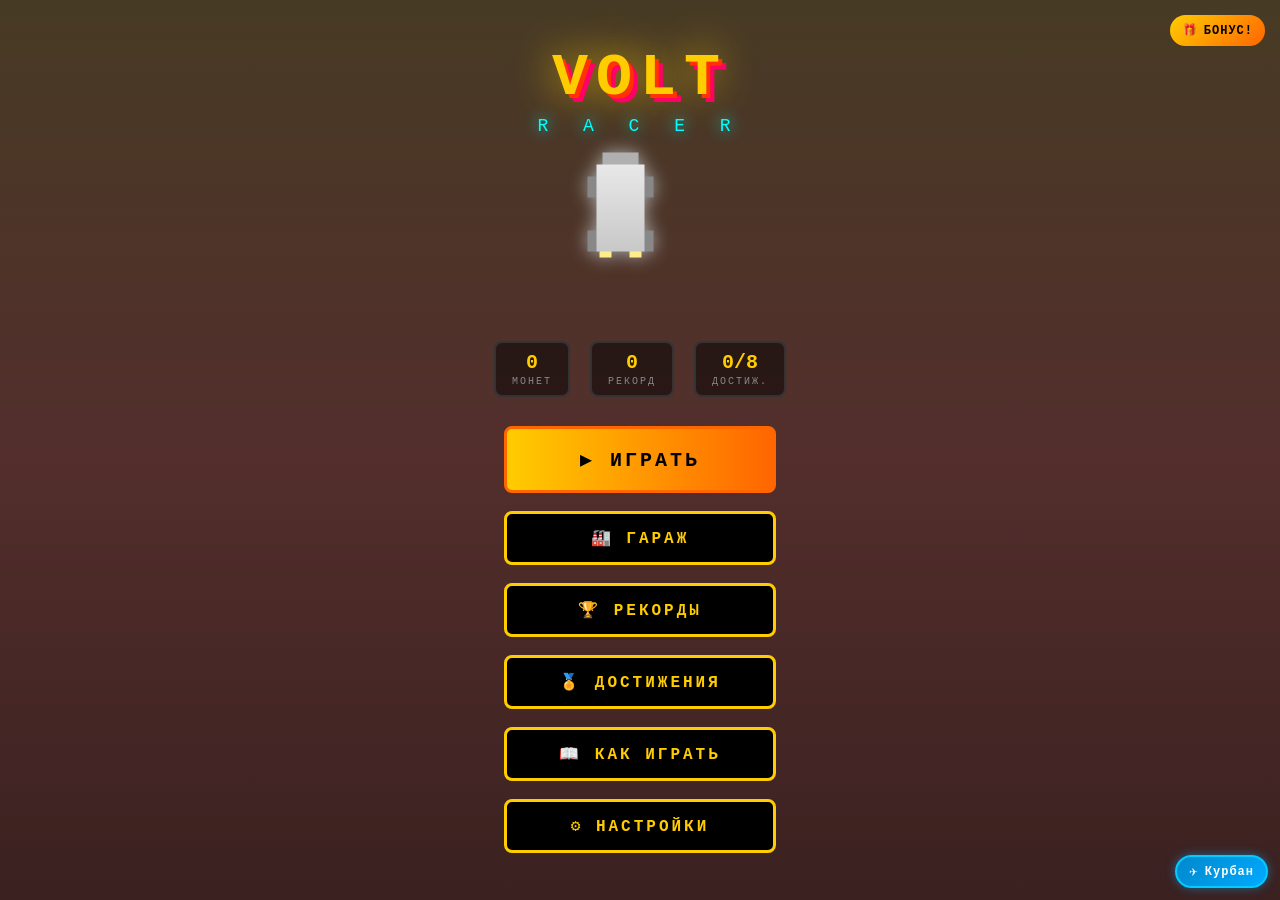
<file: racer.html>
<!DOCTYPE html>
<html lang="ru">
<head>
  <meta charset="UTF-8">
  <meta name="viewport" content="width=device-width, initial-scale=1, user-scalable=no">
  <title>VOLT RACER 🏎️</title>
  <style>
    * { margin: 0; padding: 0; box-sizing: border-box; }

    html, body {
      background: #000;
      font-family: 'Courier New', monospace;
      color: #fff;
      overflow: hidden;
      height: 100vh;
      width: 100vw;
      -webkit-tap-highlight-color: transparent;
      touch-action: none;
      user-select: none;
      -webkit-user-select: none;
    }

    #game {
      position: relative;
      width: 100%;
      height: 100%;
      overflow: hidden;
    }

    #landscape-left, #landscape-right {
      position: absolute; top: 0;
      width: 20%; height: 100%;
      overflow: hidden;
      transition: background 1.5s;
    }
    #landscape-left  { left: 0; }
    #landscape-right { right: 0; }

    #road {
      position: absolute;
      left: 20%; width: 60%; height: 100%;
      background: #2a2a2a;
      border-left: 4px solid #ffcc00;
      border-right: 4px solid #ffcc00;
      z-index: 5;
    }

    .road-line {
      position: absolute;
      width: 6px; height: 60px;
      background: #fff;
      left: 50%;
      transform: translateX(-50%);
      opacity: 0.7;
    }

    .scenery { position: absolute; pointer-events: none; z-index: 1; }

    .scenery-tree {
      width: 40px; height: 80px;
      background: linear-gradient(#3d2817, #3d2817) center bottom / 8px 20px no-repeat,
                  radial-gradient(circle at 50% 30%, #1a5c1a, #0d3d0d) center / 40px 60px no-repeat;
      border-radius: 50% 50% 0 0;
    }
    .scenery-cactus {
      width: 30px; height: 70px;
      background: #2d5016; border-radius: 6px; position: relative;
    }
    .scenery-cactus::before, .scenery-cactus::after {
      content: ''; position: absolute;
      width: 12px; height: 30px; background: #2d5016; border-radius: 6px;
    }
    .scenery-cactus::before { left: -12px; top: 20px; }
    .scenery-cactus::after  { right: -12px; top: 30px; }
    .scenery-building {
      width: 60px; height: 120px;
      background: #2a3a5a; border: 2px solid #1a2a4a; position: relative;
    }
    .scenery-building::before {
      content: ''; position: absolute; inset: 8px;
      background: repeating-linear-gradient(0deg, #ffcc00 0 6px, transparent 6px 12px);
      opacity: 0.7;
    }
    .scenery-building-night {
      width: 60px; height: 120px;
      background: #0a0a1a; border: 2px solid #1a1a3a;
      position: relative; box-shadow: 0 0 15px rgba(100,150,255,0.3);
    }
    .scenery-building-night::before {
      content: ''; position: absolute; inset: 8px;
      background:
        repeating-linear-gradient(0deg, transparent 0 6px, #ffdd44 6px 12px),
        repeating-linear-gradient(90deg, transparent 0 8px, #000 8px 16px);
      opacity: 0.8;
    }
    .scenery-train {
      width: 120px; height: 50px;
      background: #3a3a3a; border: 3px solid #1a1a1a;
      border-radius: 4px; position: relative;
    }
    .scenery-train::before {
      content: ''; position: absolute;
      left: 8px; right: 8px; top: 8px; height: 14px;
      background: repeating-linear-gradient(90deg, #66ccff 0 18px, #1a2a4a 18px 24px);
    }
    .scenery-train::after {
      content: ''; position: absolute;
      left: 8px; right: 8px; bottom: 6px; height: 4px;
      background: #1a1a1a;
      box-shadow: 15px 0 0 #1a1a1a, 30px 0 0 #1a1a1a, 45px 0 0 #1a1a1a, 60px 0 0 #1a1a1a, 75px 0 0 #1a1a1a, 90px 0 0 #1a1a1a;
    }
    .scenery-rail {
      position: absolute; width: 6px; height: 40px;
      background: #665544; opacity: 0.6;
    }

    .car {
      position: absolute;
      width: 44px; height: 80px;
      image-rendering: pixelated;
      transition: filter 0.1s;
      z-index: 10;
    }

    .car-kalina {
      background:
        linear-gradient(#e8e8e8, #c8c8c8) 6px 14px / 32px 58px no-repeat,
        linear-gradient(#b0b0b0, #b0b0b0) 10px 6px / 24px 12px no-repeat,
        linear-gradient(#88aacc, #88aacc) 10px 18px / 24px 8px no-repeat,
        linear-gradient(#888, #888) 0 22px / 8px 14px no-repeat,
        linear-gradient(#888, #888) 36px 22px / 8px 14px no-repeat,
        linear-gradient(#888, #888) 0 58px / 8px 14px no-repeat,
        linear-gradient(#888, #888) 36px 58px / 8px 14px no-repeat,
        linear-gradient(#ffee88, #ffee88) 8px 70px / 8px 6px no-repeat,
        linear-gradient(#ffee88, #ffee88) 28px 70px / 8px 6px no-repeat;
      filter: drop-shadow(0 0 6px #aaa);
    }
    .car-bmw {
      background:
        linear-gradient(#0066ff, #0044aa) 4px 12px / 36px 62px no-repeat,
        linear-gradient(#000044, #000044) 8px 4px / 28px 12px no-repeat,
        linear-gradient(#66ccff, #66ccff) 8px 16px / 28px 8px no-repeat,
        linear-gradient(#ff0000, #ff0000) 12px 28px / 4px 40px no-repeat,
        linear-gradient(#fff, #fff) 20px 28px / 4px 40px no-repeat,
        linear-gradient(#0000ff, #0000ff) 28px 28px / 4px 40px no-repeat,
        linear-gradient(#000, #000) 0 22px / 8px 16px no-repeat,
        linear-gradient(#000, #000) 36px 22px / 8px 16px no-repeat,
        linear-gradient(#000, #000) 0 58px / 8px 16px no-repeat,
        linear-gradient(#000, #000) 36px 58px / 8px 16px no-repeat,
        linear-gradient(#fff, #fff) 8px 70px / 10px 6px no-repeat,
        linear-gradient(#fff, #fff) 26px 70px / 10px 6px no-repeat,
        linear-gradient(#000, #000) 2px 6px / 40px 4px no-repeat;
      filter: drop-shadow(0 0 10px #0066ff);
    }
    .car-porsche {
      background:
        linear-gradient(#cc0000, #990000) 6px 16px / 32px 58px no-repeat,
        linear-gradient(#660000, #660000) 10px 8px / 24px 12px no-repeat,
        linear-gradient(#ffaaaa, #ffaaaa) 10px 20px / 24px 6px no-repeat,
        linear-gradient(#000, #000) 0 24px / 8px 14px no-repeat,
        linear-gradient(#000, #000) 36px 24px / 8px 14px no-repeat,
        linear-gradient(#000, #000) 0 58px / 8px 14px no-repeat,
        linear-gradient(#000, #000) 36px 58px / 8px 14px no-repeat,
        linear-gradient(#fff, #fff) 8px 70px / 10px 6px no-repeat,
        linear-gradient(#fff, #fff) 26px 70px / 10px 6px no-repeat;
      filter: drop-shadow(0 0 10px #ff0000);
    }
    .car-ferrari {
      background:
        linear-gradient(#ff1100, #cc0000) 4px 12px / 36px 62px no-repeat,
        linear-gradient(#990000, #990000) 8px 4px / 28px 12px no-repeat,
        linear-gradient(#ffaaaa, #ffaaaa) 8px 16px / 28px 8px no-repeat,
        linear-gradient(#ffcc00, #ffcc00) 18px 28px / 8px 40px no-repeat,
        linear-gradient(#000, #000) 0 22px / 8px 16px no-repeat,
        linear-gradient(#000, #000) 36px 22px / 8px 16px no-repeat,
        linear-gradient(#000, #000) 0 58px / 8px 16px no-repeat,
        linear-gradient(#000, #000) 36px 58px / 8px 16px no-repeat,
        linear-gradient(#fff, #fff) 8px 70px / 10px 6px no-repeat,
        linear-gradient(#fff, #fff) 26px 70px / 10px 6px no-repeat,
        linear-gradient(#000, #000) 2px 6px / 40px 4px no-repeat;
      filter: drop-shadow(0 0 14px #ff0000);
    }
    .car-lambo {
      background:
        linear-gradient(#ffcc00, #ffaa00) 4px 12px / 36px 62px no-repeat,
        linear-gradient(#aa7700, #aa7700) 8px 4px / 28px 12px no-repeat,
        linear-gradient(#ffffcc, #ffffcc) 8px 16px / 28px 8px no-repeat,
        linear-gradient(#000, #000) 8px 28px / 4px 40px no-repeat,
        linear-gradient(#000, #000) 32px 28px / 4px 40px no-repeat,
        linear-gradient(#000, #000) 0 22px / 8px 16px no-repeat,
        linear-gradient(#000, #000) 36px 22px / 8px 16px no-repeat,
        linear-gradient(#000, #000) 0 58px / 8px 16px no-repeat,
        linear-gradient(#000, #000) 36px 58px / 8px 16px no-repeat,
        linear-gradient(#fff, #fff) 8px 70px / 10px 6px no-repeat,
        linear-gradient(#fff, #fff) 26px 70px / 10px 6px no-repeat,
        linear-gradient(#000, #000) 2px 6px / 40px 4px no-repeat;
      filter: drop-shadow(0 0 14px #ffcc00);
    }

    .enemy {
      position: absolute;
      width: 44px; height: 80px;
      background: #ff3333;
      border-radius: 4px;
      transform: rotate(180deg);
      z-index: 10;
    }
    .enemy::before {
      content: '';
      position: absolute;
      inset: 12px 6px 24px 6px;
      background: #aa0000;
      border-radius: 2px;
      box-shadow: inset 0 6px 0 rgba(255,255,255,0.3);
    }
    .enemy::after {
      content: '';
      position: absolute;
      left: 4px; right: 4px; bottom: 6px;
      height: 6px; background: #ffff00;
      border-radius: 1px; box-shadow: 0 0 6px #ffff00;
    }

    .coin {
      position: absolute;
      width: 30px; height: 30px;
      border-radius: 50%;
      background: radial-gradient(circle at 35% 35%, #ffff66, #ffcc00 50%, #cc8800);
      box-shadow: 0 0 15px #ffcc00, inset 0 0 8px #fff;
      animation: coinSpin 0.8s infinite linear;
      pointer-events: none; z-index: 10;
    }
    .coin::before {
      content: '$';
      position: absolute; inset: 0;
      display: flex; align-items: center; justify-content: center;
      font-weight: bold; color: #aa6600; font-size: 18px;
    }
    @keyframes coinSpin {
      0%   { transform: scaleX(1); }
      50%  { transform: scaleX(0.4); }
      100% { transform: scaleX(1); }
    }

    .near-bonus, .coin-pickup, .combo-text {
      position: absolute;
      font-weight: bold;
      font-family: 'Courier New', monospace;
      text-shadow: 2px 2px 0 #000, 0 0 10px currentColor;
      pointer-events: none;
      animation: bonusFloat 0.9s ease-out forwards;
      z-index: 20;
    }
    .near-bonus  { color: #ffcc00; font-size: 22px; }
    .coin-pickup { color: #ffcc00; font-size: 20px; }
    .combo-text  { color: #ff6600; font-size: 28px; text-shadow: 2px 2px 0 #000, 0 0 20px #ff6600, 0 0 30px #ff0066; }
    @keyframes bonusFloat {
      0%   { transform: translateY(0) scale(0.5); opacity: 1; }
      50%  { transform: translateY(-30px) scale(1.2); opacity: 1; }
      100% { transform: translateY(-70px) scale(1); opacity: 0; }
    }

    #comboIndicator {
      position: fixed; top: 90px; left: 50%;
      transform: translateX(-50%);
      z-index: 60; text-align: center;
      pointer-events: none; opacity: 0;
      transition: opacity 0.3s;
    }
    #comboIndicator.active { opacity: 1; }
    #comboIndicator .combo-num {
      font-size: 42px; font-weight: bold; color: #ff6600;
      text-shadow: 3px 3px 0 #000, 0 0 20px #ff6600, 0 0 40px #ff0066;
      animation: comboPulse 0.4s infinite alternate;
      line-height: 1;
    }
    #comboIndicator .combo-label {
      font-size: 12px; color: #ffcc00;
      letter-spacing: 4px; margin-top: 4px;
      text-shadow: 2px 2px 0 #000;
    }
    @keyframes comboPulse {
      from { transform: scale(1); }
      to   { transform: scale(1.15); }
    }

    #locationBanner {
      position: fixed; top: 50%; left: 50%;
      transform: translate(-50%, -50%) scale(0);
      z-index: 80; pointer-events: none;
      text-align: center;
      transition: transform 0.5s ease-out, opacity 0.5s;
      opacity: 0;
    }
    #locationBanner.show {
      transform: translate(-50%, -50%) scale(1);
      opacity: 1;
    }
    #locationBanner .loc-icon {
      font-size: 72px; line-height: 1;
      filter: drop-shadow(0 0 20px currentColor);
    }
    #locationBanner .loc-name {
      font-size: 24px; font-weight: bold;
      letter-spacing: 6px; color: #fff;
      text-shadow: 3px 3px 0 #000, 0 0 20px #00ffff;
      margin-top: 8px;
    }
    #locationBanner .loc-line {
      width: 100px; height: 3px;
      background: #00ffff;
      margin: 12px auto 0;
      box-shadow: 0 0 15px #00ffff;
    }

    #hud {
      position: fixed; top: 15px; left: 15px; right: 15px;
      display: flex; justify-content: space-between;
      align-items: flex-start; z-index: 50;
      pointer-events: none;
    }
    #hud-left { font-size: 20px; color: #ffcc00; text-shadow: 2px 2px 0 #000; }
    #hud-right { text-align: right; font-size: 14px; color: #00ffff; text-shadow: 2px 2px 0 #000; }
    #score { font-size: 26px; display: block; }
    #coins { font-size: 18px; color: #ffcc00; display: block; margin-top: 4px; }
    #carName { font-size: 11px; color: #aaa; letter-spacing: 2px; }
    #locationName {
      font-size: 11px; color: #00ffff;
      letter-spacing: 3px; display: block; margin-top: 6px;
    }

    #soundBtn {
      position: fixed; top: 15px; right: 50%;
      transform: translateX(50%);
      z-index: 55;
      background: rgba(0,0,0,0.6);
      border: 2px solid #ffcc00;
      color: #ffcc00; font-size: 20px;
      width: 40px; height: 40px;
      border-radius: 50%; cursor: pointer;
      transition: all 0.2s;
      display: flex; align-items: center; justify-content: center;
      padding: 0;
    }
    #soundBtn:hover { background: #ffcc00; color: #000; }
    #soundBtn.muted { border-color: #666; color: #666; }

    #nitroBtn {
      position: fixed; bottom: 20px; right: 20px;
      z-index: 70;
      width: 100px; height: 100px;
      border-radius: 50%;
      border: 3px solid #ff3300;
      background: linear-gradient(135deg, #330000, #660000, #330000);
      cursor: pointer; overflow: hidden;
      user-select: none; -webkit-user-select: none;
      touch-action: manipulation;
      transition: all 0.15s;
      box-shadow: 0 0 20px rgba(255, 51, 0, 0.5);
      padding: 0;
    }
    #nitroBtn:active, #nitroBtn.pressed {
      transform: scale(0.92);
      box-shadow: 0 0 40px rgba(255, 102, 0, 1), 0 0 80px rgba(255, 51, 0, 0.8);
    }
    #nitroBtn.empty { opacity: 0.4; cursor: not-allowed; }
    #nitroBtn.active {
      background: linear-gradient(135deg, #ff6600, #ff3300, #ff6600, #ff3300);
      background-size: 200% 200%;
      animation: nitroPulse 0.3s infinite;
    }
    @keyframes nitroPulse {
      0%   { background-position: 0% 0%; }
      100% { background-position: 200% 200%; }
    }

    #nitroFill {
      position: absolute;
      left: 0; bottom: 0;
      width: 100%; height: 100%;
      background: linear-gradient(0deg, #ff4400, #ff8800);
      opacity: 0.6;
      transition: height 0.1s linear;
      z-index: 1;
    }

    .nitro-content {
      position: relative; z-index: 2;
      display: flex; flex-direction: column;
      align-items: center; justify-content: center;
      height: 100%;
      font-size: 14px; font-weight: bold;
      color: #fff; letter-spacing: 2px;
      text-shadow: 2px 2px 0 #000, 0 0 15px #ff6600;
      font-family: 'Courier New', monospace;
      line-height: 1.1; padding: 4px;
    }
    .nitro-content .nitro-icon {
      font-size: 28px; line-height: 1; margin-bottom: 3px;
    }
    .nitro-content .key {
      display: inline-block;
      padding: 1px 5px;
      background: rgba(255, 204, 0, 0.9);
      color: #000; border-radius: 3px;
      font-size: 8px; margin-top: 3px;
      letter-spacing: 1px;
    }

    .speed-line {
      position: absolute; width: 3px;
      background: linear-gradient(to bottom, transparent, #ffcc00, transparent);
      pointer-events: none; z-index: 15; opacity: 0.8;
    }

    #nitroFlash {
      position: fixed; inset: 0;
      pointer-events: none; z-index: 12;
      background: radial-gradient(ellipse at center, transparent 30%, rgba(255, 102, 0, 0.15) 100%);
      opacity: 0;
      transition: opacity 0.2s;
    }
    #nitroFlash.active { opacity: 1; }

    .screen {
      position: fixed; inset: 0;
      background: #000;
      display: flex; flex-direction: column;
      justify-content: center; align-items: center;
      z-index: 100;
      text-align: center;
      padding: 20px;
      overflow-y: auto;
    }

    .screen h1 {
      font-size: 42px; color: #ffcc00;
      letter-spacing: 6px;
      text-shadow: 3px 3px 0 #ff3300, 6px 6px 0 #ff0066;
      margin-bottom: 6px;
    }
    .screen h2 {
      font-size: 16px; color: #00ffff;
      letter-spacing: 4px; margin-bottom: 20px;
    }

    #titleScreen {
      background: linear-gradient(180deg, #0a0a1a 0%, #1a0a2a 50%, #0a0a1a 100%);
      overflow: hidden;
    }
    #titleScreen .bg-layer {
      position: absolute; inset: 0;
      background-size: cover;
      opacity: 0;
      transition: opacity 1.5s;
      z-index: 0;
    }
    #titleScreen .bg-layer.active { opacity: 0.25; }

    #titleScreen .content {
      position: relative;
      z-index: 2;
      display: flex; flex-direction: column;
      align-items: center;
      width: 100%;
      max-width: 500px;
    }

    .game-logo {
      font-size: 60px;
      font-weight: bold;
      letter-spacing: 8px;
      color: #ffcc00;
      text-shadow: 4px 4px 0 #ff3300, 8px 8px 0 #ff0066, 0 0 40px #ffcc00;
      margin-bottom: 4px;
      animation: logoPulse 2s infinite ease-in-out;
    }
    @keyframes logoPulse {
      0%, 100% { text-shadow: 4px 4px 0 #ff3300, 8px 8px 0 #ff0066, 0 0 20px #ffcc00; }
      50%      { text-shadow: 4px 4px 0 #ff3300, 8px 8px 0 #ff0066, 0 0 60px #ffcc00; }
    }
    .game-subtitle {
      font-size: 18px; color: #00ffff;
      letter-spacing: 12px;
      margin-bottom: 20px;
      text-shadow: 0 0 15px #00ffff;
    }

    .car-showcase {
      width: 70px; height: 130px;
      margin: 20px 0;
      animation: float 2.5s infinite ease-in-out;
      position: relative;
      transform: scale(1.5);
    }
    @keyframes float {
      0%, 100% { transform: translateY(0) scale(1.5); }
      50%      { transform: translateY(-10px) scale(1.5); }
    }

    .title-stats {
      display: flex;
      gap: 20px;
      margin: 15px 0 25px;
      font-size: 14px;
    }
    .stat-item {
      display: flex; flex-direction: column;
      align-items: center;
      background: rgba(0,0,0,0.5);
      border: 2px solid #333;
      border-radius: 8px;
      padding: 8px 16px;
    }
    .stat-value {
      font-size: 20px;
      color: #ffcc00;
      font-weight: bold;
    }
    .stat-label {
      font-size: 10px;
      color: #888;
      letter-spacing: 2px;
      margin-top: 2px;
    }

    .title-buttons {
      display: flex;
      flex-direction: column;
      gap: 10px;
      width: 100%;
      max-width: 280px;
    }

    .title-btn {
      padding: 14px 20px;
      font-size: 16px;
      font-family: 'Courier New', monospace;
      font-weight: bold;
      letter-spacing: 3px;
      border: 3px solid #ffcc00;
      background: rgba(0,0,0,0.7);
      color: #ffcc00;
      cursor: pointer;
      transition: all 0.15s;
      touch-action: manipulation;
      border-radius: 8px;
    }
    .title-btn:hover  { background: #ffcc00; color: #000; transform: scale(1.03); }
    .title-btn:active { transform: scale(0.97); }
    .title-btn.primary {
      background: linear-gradient(90deg, #ffcc00, #ff6600);
      color: #000;
      border-color: #ff6600;
      font-size: 20px;
      padding: 18px 20px;
      animation: btnPulse 2s infinite;
    }
    @keyframes btnPulse {
      0%, 100% { box-shadow: 0 0 10px rgba(255, 204, 0, 0.5); }
      50%      { box-shadow: 0 0 30px rgba(255, 204, 0, 1); }
    }

    #garageScreen .garage-title, #recordsScreen .records-title, #settingsScreen .settings-title, #howtoScreen .howto-title, #achievementsScreen .achievements-title {
      color: #ffcc00;
      font-size: 28px; letter-spacing: 6px;
      margin-bottom: 6px;
      text-shadow: 2px 2px 0 #ff6600;
    }
    .screen-coins {
      color: #ffcc00;
      font-size: 20px; margin-bottom: 18px;
      font-weight: bold;
    }

    /* ============ КНОПКА АВТОРА — Telegram ============ */
    #authorTag {
      position: fixed;
      bottom: 12px; right: 12px;
      z-index: 101;
      user-select: none;
    }
    #authorTag a {
      display: inline-flex;
      align-items: center;
      gap: 6px;
      padding: 6px 12px;
      background: linear-gradient(135deg, #0088cc, #00aaff);
      color: #fff;
      text-decoration: none;
      font-size: 12px;
      font-weight: bold;
      letter-spacing: 1px;
      border-radius: 20px;
      border: 2px solid #00ccff;
      box-shadow: 0 0 10px rgba(0, 170, 255, 0.5);
      transition: all 0.2s;
      font-family: 'Courier New', monospace;
    }
    #authorTag a:hover {
      background: linear-gradient(135deg, #00aaff, #00ccff);
      box-shadow: 0 0 20px rgba(0, 200, 255, 1);
      transform: scale(1.08);
    }
    #authorTag a:active {
      transform: scale(0.95);
    }
    #authorTag a .tg-icon {
      font-size: 14px;
    }

    .car-grid {
      display: grid;
      grid-template-columns: repeat(auto-fit, minmax(130px, 1fr));
      gap: 12px;
      max-width: 720px;
      width: 100%;
      margin-bottom: 20px;
    }

    .car-card {
      background: #111;
      border: 2px solid #333;
      border-radius: 8px;
      padding: 12px 8px;
      display: flex; flex-direction: column;
      align-items: center;
      cursor: pointer;
      transition: all 0.15s;
      position: relative;
    }
    .car-card.owned:hover { border-color: #ffcc00; transform: translateY(-4px); }
    .car-card.selected { border-color: #00ffff; box-shadow: 0 0 20px #00ffff; }
    .car-card.locked { opacity: 0.55; cursor: not-allowed; }
    .car-card.locked:hover { border-color: #ff3333; }
    .car-card .name { font-size: 11px; font-weight: bold; letter-spacing: 1px; margin-top: 8px; color: #fff; text-align: center; }
    .car-card .price { font-size: 12px; color: #ffcc00; margin-top: 4px; }
    .car-card.locked .price { color: #ff6666; }
    .car-card .selected-badge {
      position: absolute;
      top: 4px; right: 4px;
      background: #00ffff; color: #000;
      font-size: 9px; padding: 2px 4px;
      border-radius: 3px; font-weight: bold;
    }

    .car-preview { width: 44px; height: 80px; transform: scale(0.85); transform-origin: center; }

    .screen button {
      padding: 14px 40px;
      font-size: 16px;
      font-family: 'Courier New', monospace;
      font-weight: bold;
      letter-spacing: 3px;
      border: 3px solid #ffcc00;
      background: #000;
      color: #ffcc00;
      cursor: pointer;
      transition: all 0.15s;
      touch-action: manipulation;
      margin: 4px;
      border-radius: 8px;
    }
    .screen button:hover  { background: #ffcc00; color: #000; }
    .screen button:active { transform: scale(0.95); }

    .info {
      font-size: 13px; color: #aaa;
      line-height: 1.9; margin-bottom: 20px;
      letter-spacing: 1px; max-width: 480px;
    }
    .info b { color: #fff; }
    .info .gold { color: #ffcc00; }
    .info .cyan { color: #00ffff; }
    .info .orange { color: #ff6600; }

    .hidden { display: none !important; }

    #recordsList {
      width: 100%;
      max-width: 500px;
      margin-bottom: 20px;
    }
    .record-row {
      display: flex;
      justify-content: space-between;
      align-items: center;
      padding: 10px 15px;
      background: rgba(0,0,0,0.5);
      border: 1px solid #333;
      border-radius: 6px;
      margin-bottom: 6px;
      font-size: 14px;
    }
    .record-row.top1 { border-color: #ffcc00; background: rgba(255, 204, 0, 0.1); }
    .record-row.top2 { border-color: #c0c0c0; }
    .record-row.top3 { border-color: #cd7f32; }
    .record-rank { color: #ffcc00; font-weight: bold; min-width: 30px; }
    .record-score { color: #00ffff; font-size: 18px; font-weight: bold; flex: 1; text-align: left; margin-left: 10px; }
    .record-meta { font-size: 10px; color: #666; text-align: right; }
    .record-car { color: #ff6600; }
    .record-date { color: #666; }
    .no-records {
      color: #666;
      font-size: 14px;
      padding: 30px;
      text-align: center;
    }

    .setting-row {
      display: flex;
      justify-content: space-between;
      align-items: center;
      width: 100%;
      max-width: 400px;
      padding: 15px 20px;
      background: rgba(0,0,0,0.5);
      border: 2px solid #333;
      border-radius: 8px;
      margin-bottom: 10px;
    }
    .setting-label {
      font-size: 14px;
      color: #fff;
      letter-spacing: 2px;
    }
    .setting-control {
      display: flex;
      align-items: center;
      gap: 10px;
    }
    input[type="range"] {
      width: 120px;
      height: 8px;
      background: #333;
      border-radius: 4px;
      outline: none;
      -webkit-appearance: none;
    }
    input[type="range"]::-webkit-slider-thumb {
      -webkit-appearance: none;
      width: 20px; height: 20px;
      background: #ffcc00;
      border-radius: 50%;
      cursor: pointer;
    }
    input[type="range"]::-moz-range-thumb {
      width: 20px; height: 20px;
      background: #ffcc00;
      border-radius: 50%;
      cursor: pointer;
      border: none;
    }
    .toggle-btn {
      width: 50px; height: 28px;
      background: #333;
      border-radius: 14px;
      position: relative;
      cursor: pointer;
      transition: background 0.2s;
      border: none;
      padding: 0;
    }
    .toggle-btn.on { background: #00cc66; }
    .toggle-btn::after {
      content: '';
      position: absolute;
      top: 3px; left: 3px;
      width: 22px; height: 22px;
      background: #fff;
      border-radius: 50%;
      transition: left 0.2s;
    }
    .toggle-btn.on::after { left: 25px; }

    .achievements-list {
      display: flex;
      flex-direction: column;
      gap: 8px;
      width: 100%;
      max-width: 500px;
      margin-bottom: 20px;
    }
    .achievement-item {
      display: flex;
      align-items: center;
      padding: 12px 15px;
      background: rgba(0,0,0,0.5);
      border: 2px solid #333;
      border-radius: 8px;
      gap: 12px;
    }
    .achievement-item.unlocked {
      border-color: #ffcc00;
      background: rgba(255, 204, 0, 0.08);
    }
    .achievement-icon {
      font-size: 30px;
      filter: grayscale(1);
      opacity: 0.4;
    }
    .achievement-item.unlocked .achievement-icon {
      filter: none;
      opacity: 1;
    }
    .achievement-info { flex: 1; text-align: left; }
    .achievement-name {
      font-size: 13px;
      font-weight: bold;
      color: #fff;
      letter-spacing: 1px;
    }
    .achievement-desc {
      font-size: 11px;
      color: #888;
      margin-top: 2px;
    }

    .daily-modal {
      position: fixed; inset: 0;
      background: rgba(0,0,0,0.9);
      display: flex;
      justify-content: center;
      align-items: center;
      z-index: 150;
      padding: 20px;
    }
    .daily-content {
      background: linear-gradient(135deg, #1a1a2e, #2a1a3a);
      border: 3px solid #ffcc00;
      border-radius: 16px;
      padding: 30px;
      max-width: 400px;
      text-align: center;
      box-shadow: 0 0 60px rgba(255, 204, 0, 0.5);
    }
    .daily-content h2 {
      font-size: 24px;
      color: #ffcc00;
      letter-spacing: 4px;
      margin-bottom: 15px;
    }
    .daily-gift {
      font-size: 80px;
      margin: 15px 0;
      animation: giftShake 0.5s infinite;
    }
    @keyframes giftShake {
      0%, 100% { transform: rotate(-5deg); }
      50%      { transform: rotate(5deg); }
    }
    .daily-content p {
      font-size: 16px;
      color: #fff;
      margin-bottom: 15px;
      line-height: 1.6;
    }
    .daily-content .amount {
      font-size: 28px;
      color: #ffcc00;
      font-weight: bold;
      display: block;
      margin: 10px 0;
    }
    .daily-content button {
      margin-top: 10px;
    }

    .profile-name-input {
      background: rgba(0,0,0,0.7);
      border: 2px solid #ffcc00;
      color: #fff;
      padding: 10px 15px;
      font-size: 16px;
      font-family: 'Courier New', monospace;
      border-radius: 6px;
      text-align: center;
      letter-spacing: 2px;
      margin-bottom: 15px;
      width: 250px;
      outline: none;
    }
    .profile-name-input:focus { border-color: #00ffff; }

    .howto-block {
      width: 100%;
      max-width: 500px;
      margin-bottom: 15px;
      text-align: left;
    }
    .howto-block h3 {
      color: #00ffff;
      font-size: 14px;
      letter-spacing: 3px;
      margin-bottom: 8px;
    }
    .howto-block p {
      font-size: 13px;
      color: #ccc;
      line-height: 1.7;
      margin-bottom: 8px;
    }
    .howto-block .key-badge {
      display: inline-block;
      background: #333;
      color: #ffcc00;
      padding: 2px 8px;
      border-radius: 4px;
      font-size: 12px;
      margin: 0 2px;
      border: 1px solid #555;
    }

    #toastContainer {
      position: fixed;
      top: 80px;
      left: 50%;
      transform: translateX(-50%);
      z-index: 250;
      display: flex;
      flex-direction: column;
      gap: 8px;
      pointer-events: none;
    }
    .toast {
      background: linear-gradient(135deg, #1a1a2e, #2a1a3a);
      border: 2px solid #ffcc00;
      color: #fff;
      padding: 12px 24px;
      border-radius: 10px;
      font-size: 14px;
      font-weight: bold;
      letter-spacing: 1px;
      box-shadow: 0 0 30px rgba(255, 204, 0, 0.6);
      animation: toastIn 0.4s ease-out;
      white-space: nowrap;
    }
    .toast.achievement {
      border-color: #00ffff;
      box-shadow: 0 0 30px rgba(0, 255, 255, 0.6);
      color: #00ffff;
    }
    @keyframes toastIn {
      0% { transform: translateY(-20px) scale(0.8); opacity: 0; }
      100% { transform: translateY(0) scale(1); opacity: 1; }
    }
    @keyframes toastOut {
      0% { transform: translateY(0) scale(1); opacity: 1; }
      100% { transform: translateY(-20px) scale(0.8); opacity: 0; }
    }

    .daily-badge {
      position: absolute;
      top: 15px; right: 15px;
      background: linear-gradient(135deg, #ffcc00, #ff6600);
      color: #000;
      padding: 8px 12px;
      border-radius: 20px;
      font-size: 12px;
      font-weight: bold;
      letter-spacing: 1px;
      cursor: pointer;
      z-index: 10;
      animation: badgePulse 1.5s infinite;
      display: flex;
      align-items: center;
      gap: 6px;
    }
    @keyframes badgePulse {
      0%, 100% { transform: scale(1); box-shadow: 0 0 10px rgba(255, 204, 0, 0.5); }
      50%      { transform: scale(1.05); box-shadow: 0 0 25px rgba(255, 204, 0, 1); }
    }
  </style>
</head>
<body>

  <div id="game">
    <div id="landscape-left"></div>
    <div id="landscape-right"></div>
    <div id="road"></div>
  </div>

  <div id="nitroFlash"></div>

  <div id="hud" class="hidden">
    <div id="hud-left">
      <span id="score">0</span>
      <span id="coins">🪙 0</span>
      <span id="carName">LADA KALINA</span>
      <span id="locationName">🏜️ ПУСТЫНЯ</span>
    </div>
    <div id="hud-right">
      🏎️ RACER<br>
      <span style="color:#ff6666;font-size:11px;">← → / мышь</span>
    </div>
  </div>

  <button id="soundBtn" class="hidden" title="Звук вкл/выкл">🔊</button>

  <div id="nitroBtn" class="hidden">
    <div id="nitroFill"></div>
    <div class="nitro-content">
      <div class="nitro-icon">🔥</div>
      <div>НИТРО</div>
      <span class="key">SPACE</span>
    </div>
  </div>

  <div id="comboIndicator">
    <div class="combo-num" id="comboNum">x1</div>
    <div class="combo-label">КОМБО</div>
  </div>

  <div id="locationBanner">
    <div class="loc-icon" id="locIcon">🏜️</div>
    <div class="loc-name" id="locName">ПУСТЫНЯ</div>
    <div class="loc-line"></div>
  </div>

  <div id="toastContainer"></div>

  <!-- ========== ЗАГЛАВНЫЙ ЭКРАН ========== -->
  <div id="titleScreen" class="screen">
    <div class="bg-layer" id="bgLayer1"></div>
    <div class="bg-layer" id="bgLayer2"></div>

    <div class="daily-badge hidden" id="dailyBadge" onclick="openDaily()">
      🎁 <span>БОНУС!</span>
    </div>

    <div class="content">
      <div class="game-logo">VOLT</div>
      <div class="game-subtitle">R A C E R</div>

      <div class="car-showcase" id="titlePreview"></div>

      <div class="title-stats">
        <div class="stat-item">
          <div class="stat-value" id="titleCoins">0</div>
          <div class="stat-label">МОНЕТ</div>
        </div>
        <div class="stat-item">
          <div class="stat-value" id="titleBest">0</div>
          <div class="stat-label">РЕКОРД</div>
        </div>
        <div class="stat-item">
          <div class="stat-value" id="titleAchieves">0/8</div>
          <div class="stat-label">ДОСТИЖ.</div>
        </div>
      </div>

      <div class="title-buttons">
        <button class="title-btn primary" id="playBtn">▶ ИГРАТЬ</button>
        <button class="title-btn" id="garageBtn">🏭 ГАРАЖ</button>
        <button class="title-btn" id="recordsBtn">🏆 РЕКОРДЫ</button>
        <button class="title-btn" id="achievementsBtn">🏅 ДОСТИЖЕНИЯ</button>
        <button class="title-btn" id="howtoBtn">📖 КАК ИГРАТЬ</button>
        <button class="title-btn" id="settingsBtn">⚙️ НАСТРОЙКИ</button>
      </div>
    </div>

    <div id="authorTag"><a href="https://t.me/khrhx" target="_blank" rel="noopener"><span class="tg-icon">✈️</span> Курбан</a></div>
  </div>

  <!-- ========== ГАРАЖ ========== -->
  <div id="garageScreen" class="screen hidden">
    <div class="garage-title">🏭 ГАРАЖ</div>
    <div class="screen-coins">🪙 <span id="garageCoins">0</span></div>
    <div class="car-grid" id="carGrid"></div>
    <button id="garageBackBtn">← НАЗАД</button>
    <div id="authorTag"><a href="https://t.me/khrhx" target="_blank" rel="noopener"><span class="tg-icon">✈️</span> Курбан</a></div>
  </div>

  <!-- ========== РЕКОРДЫ ========== -->
  <div id="recordsScreen" class="screen hidden">
    <div class="records-title">🏆 РЕКОРДЫ</div>
    <div id="recordsList"></div>
    <button id="clearRecordsBtn" style="border-color: #ff3333; color: #ff3333;">🗑 ОЧИСТИТЬ</button>
    <button id="recordsBackBtn">← НАЗАД</button>
    <div id="authorTag"><a href="https://t.me/khrhx" target="_blank" rel="noopener"><span class="tg-icon">✈️</span> Курбан</a></div>
  </div>

  <!-- ========== ДОСТИЖЕНИЯ ========== -->
  <div id="achievementsScreen" class="screen hidden">
    <div class="achievements-title">🏅 ДОСТИЖЕНИЯ</div>
    <div class="achievements-list" id="achievementsList"></div>
    <button id="achievementsBackBtn">← НАЗАД</button>
    <div id="authorTag"><a href="https://t.me/khrhx" target="_blank" rel="noopener"><span class="tg-icon">✈️</span> Курбан</a></div>
  </div>

  <!-- ========== НАСТРОЙКИ ========== -->
  <div id="settingsScreen" class="screen hidden">
    <div class="settings-title">⚙️ НАСТРОЙКИ</div>

    <div class="setting-row">
      <div class="setting-label">🔊 ГРОМКОСТЬ</div>
      <div class="setting-control">
        <input type="range" id="volumeSlider" min="0" max="100" value="60">
        <span id="volumeValue" style="color:#ffcc00;width:35px;text-align:right;">60%</span>
      </div>
    </div>

    <div class="setting-row">
      <div class="setting-label">🎵 МУЗЫКА</div>
      <div class="setting-control">
        <button class="toggle-btn on" id="musicToggle"></button>
      </div>
    </div>

    <div class="setting-row">
      <div class="setting-label">🔈 ЗВУКИ</div>
      <div class="setting-control">
        <button class="toggle-btn on" id="sfxToggle"></button>
      </div>
    </div>

    <div class="setting-row">
      <div class="setting-label">👤 ИМЯ ИГРОКА</div>
    </div>
    <input type="text" class="profile-name-input" id="playerNameInput" maxlength="15" placeholder="Введите имя">

    <div class="setting-row" style="margin-top: 20px;">
      <div class="setting-label">🎮 ВСЕГО ИГР</div>
      <div class="setting-control">
        <span style="color:#ffcc00;font-weight:bold;" id="statTotalGames">0</span>
      </div>
    </div>

    <div class="setting-row">
      <div class="setting-label">🪙 ВСЕГО МОНЕТ</div>
      <div class="setting-control">
        <span style="color:#ffcc00;font-weight:bold;" id="statTotalCoins">0</span>
      </div>
    </div>

    <div class="setting-row">
      <div class="setting-label">🏆 ЛУЧШИЙ СЧЁТ</div>
      <div class="setting-control">
        <span style="color:#ffcc00;font-weight:bold;" id="statBestScore">0</span>
      </div>
    </div>

    <button id="resetAllBtn" style="border-color: #ff3333; color: #ff3333; margin-top: 15px;">⚠️ СБРОСИТЬ ВСЁ</button>
    <button id="settingsBackBtn">← НАЗАД</button>
    <div id="authorTag"><a href="https://t.me/khrhx" target="_blank" rel="noopener"><span class="tg-icon">✈️</span> Курбан</a></div>
  </div>

  <!-- ========== КАК ИГРАТЬ ========== -->
  <div id="howtoScreen" class="screen hidden">
    <div class="howto-title">📖 КАК ИГРАТЬ</div>

    <div class="howto-block">
      <h3>🎮 УПРАВЛЕНИЕ</h3>
      <p>
        <span class="key-badge">←</span> <span class="key-badge">→</span> — двигаться влево/вправо<br>
        <b style="color:#00ffff;">МЫШЬ / ПАЛЕЦ</b> — машина едет за курсором<br>
        <span class="key-badge">SPACE</span> или <b style="color:#ff6600;">🔥 кнопка</b> — НИТРО
      </p>
    </div>

    <div class="howto-block">
      <h3>🏁 ЦЕЛЬ</h3>
      <p>Уворачивайся от встречных машин. Чем дольше едешь — тем больше очков. Одно столкновение = конец игры.</p>
    </div>

    <div class="howto-block">
      <h3>🪙 МОНЕТКИ</h3>
      <p>Собирай золотые монетки на дороге — за них покупаешь новые машины в гараже.</p>
    </div>

    <div class="howto-block">
      <h3>⚡ КОМБО</h3>
      <p>Пролетай <b>впритирку</b> к машинам — получай бонус. Чем больше подряд — тем больше награда (x2, x3, x5...).</p>
    </div>

    <div class="howto-block">
      <h3>🔥 НИТРО</h3>
      <p>Жми <span class="key-badge">SPACE</span> или кнопку внизу справа. Скорость ×2, очки ×2. Заряд тратится и восстанавливается.</p>
    </div>

    <div class="howto-block">
      <h3>🌍 БИОМЫ</h3>
      <p>Каждые 25 секунд (или 30 очков) меняется пейзаж: пустыня → город → ночь → лес → поезда. У каждого свой звук.</p>
    </div>

    <button id="howtoBackBtn">← НАЗАД</button>
    <div id="authorTag"><a href="https://t.me/khrhx" target="_blank" rel="noopener"><span class="tg-icon">✈️</span> Курбан</a></div>
  </div>

  <!-- ========== GAME OVER ========== -->
  <div id="gameOverScreen" class="screen hidden">
    <h1 id="gameOverTitle">CRASH</h1>
    <h2 id="gameOverSubtitle">ИГРА ОКОНЧЕНА</h2>
    <div class="info">
      Очки: <b class="gold" id="finalScore" style="font-size:26px;">0</b><br>
      Монеты: <b class="gold" id="finalCoins" style="font-size:20px;">0</b><br>
      <span id="finalRank"></span><br>
      <span id="newRecordMsg" style="color:#ffcc00;font-size:18px;display:none;">🎉 НОВЫЙ РЕКОРД!</span>
    </div>
    <button id="restartBtn">ЕЩЁ РАЗ</button>
    <button id="gameOverGarageBtn">🏭 ГАРАЖ</button>
    <button id="gameOverHomeBtn">🏠 ГЛАВНАЯ</button>
  </div>

  <!-- ========== ЕЖЕДНЕВНЫЙ БОНУС ========== -->
  <div id="dailyModal" class="daily-modal hidden">
    <div class="daily-content">
      <h2>🎁 ЕЖЕДНЕВНЫЙ БОНУС</h2>
      <div class="daily-gift">🎁</div>
      <p>Ты заходишь <b id="dailyStreak">1</b> день подряд!</p>
      <span class="amount" id="dailyAmount">+50 🪙</span>
      <p id="dailyBonusMsg" style="font-size:12px;color:#ffcc00;"></p>
      <button id="dailyClaimBtn">ЗАБРАТЬ</button>
    </div>
  </div>

  <script>
    // ================================================================
    // АУДИО
    // ================================================================
    const Audio = {
      ctx: null, master: null, muted: false,
      volume: 0.6,
      musicEnabled: true,
      sfxEnabled: true,
      engineOsc: null, engineGain: null, engineFilter: null,
      biomeInterval: null, biomeWindInterval: null,
      nitroOsc: null, nitroGain: null,
      titleMusicInterval: null,
      initialized: false,

      init() {
        if (this.initialized) return;
        try {
          this.ctx = new (window.AudioContext || window.webkitAudioContext)();
          this.master = this.ctx.createGain();
          this.master.gain.value = this.volume;
          this.master.connect(this.ctx.destination);
          this.initialized = true;
        } catch (e) {}
      },
      resume() { if (this.ctx && this.ctx.state === 'suspended') this.ctx.resume(); },
      setVolume(v) {
        this.volume = v;
        if (this.master) this.master.gain.setTargetAtTime(v, this.ctx.currentTime, 0.1);
      },

      startTitleMusic() {
        if (!this.initialized || this.muted || !this.musicEnabled) return;
        this.stopTitleMusic();
        const notes = [220, 330, 440, 330, 220, 440, 550, 440];
        let i = 0;
        this.titleMusicInterval = setInterval(() => {
          if (this.muted || !this.musicEnabled) return;
          this.playTone(notes[i % notes.length], 0.3, 'triangle', 0.04);
          if (i % 2 === 0) this.playTone(notes[(i + 2) % notes.length] / 2, 0.4, 'sine', 0.03);
          i++;
        }, 400);
      },
      stopTitleMusic() {
        if (this.titleMusicInterval) {
          clearInterval(this.titleMusicInterval);
          this.titleMusicInterval = null;
        }
      },

      startEngine() {
        if (!this.initialized || this.muted || !this.sfxEnabled) return;
        this.stopEngine();
        this.engineOsc = this.ctx.createOscillator();
        this.engineOsc.type = 'sawtooth';
        this.engineOsc.frequency.value = 60;
        const osc2 = this.ctx.createOscillator();
        osc2.type = 'square'; osc2.frequency.value = 90;
        this.engineFilter = this.ctx.createBiquadFilter();
        this.engineFilter.type = 'lowpass';
        this.engineFilter.frequency.value = 400;
        this.engineGain = this.ctx.createGain();
        this.engineGain.gain.value = 0.05;
        this.engineOsc.connect(this.engineFilter);
        osc2.connect(this.engineFilter);
        this.engineFilter.connect(this.engineGain);
        this.engineGain.connect(this.master);
        this.engineOsc.start(); osc2.start();
        this.engineOsc._osc2 = osc2;
      },
      updateEngine(speedFactor) {
        if (!this.engineOsc || this.muted || !this.sfxEnabled) return;
        const baseFreq = 60 + speedFactor * 40;
        this.engineOsc.frequency.setTargetAtTime(baseFreq, this.ctx.currentTime, 0.1);
        if (this.engineOsc._osc2) this.engineOsc._osc2.frequency.setTargetAtTime(baseFreq * 1.5, this.ctx.currentTime, 0.1);
        this.engineFilter.frequency.setTargetAtTime(300 + speedFactor * 400, this.ctx.currentTime, 0.1);
        this.engineGain.gain.setTargetAtTime(0.04 + speedFactor * 0.03, this.ctx.currentTime, 0.1);
      },
      stopEngine() {
        if (this.engineOsc) {
          try { this.engineOsc.stop(); this.engineOsc._osc2?.stop(); } catch (e) {}
          this.engineOsc = null;
        }
      },
      startNitro() {
        if (!this.initialized || this.muted || !this.sfxEnabled) return;
        this.stopNitro();
        this.nitroOsc = this.ctx.createOscillator();
        this.nitroOsc.type = 'sawtooth';
        this.nitroOsc.frequency.value = 200;
        this.nitroGain = this.ctx.createGain();
        this.nitroGain.gain.value = 0.08;
        const filter = this.ctx.createBiquadFilter();
        filter.type = 'bandpass';
        filter.frequency.value = 800;
        filter.Q.value = 5;
        this.nitroOsc.connect(filter);
        filter.connect(this.nitroGain);
        this.nitroGain.connect(this.master);
        this.nitroOsc.start();
        this.nitroOsc.frequency.setValueAtTime(200, this.ctx.currentTime);
        this.nitroOsc.frequency.linearRampToValueAtTime(1200, this.ctx.currentTime + 0.5);
      },
      stopNitro() {
        if (this.nitroOsc) {
          try { this.nitroOsc.stop(); } catch (e) {}
          this.nitroOsc = null;
        }
      },
      playTone(freq, duration, type = 'sine', vol = 0.15, when = 0) {
        if (!this.initialized || this.muted) return;
        const t = this.ctx.currentTime + when;
        const osc = this.ctx.createOscillator();
        const gain = this.ctx.createGain();
        osc.type = type;
        osc.frequency.setValueAtTime(freq, t);
        gain.gain.setValueAtTime(vol, t);
        gain.gain.exponentialRampToValueAtTime(0.001, t + duration);
        osc.connect(gain); gain.connect(this.master);
        osc.start(t); osc.stop(t + duration);
      },
      playNoise(duration, vol = 0.1, filterFreq = 1000) {
        if (!this.initialized || this.muted) return;
        const bufferSize = this.ctx.sampleRate * duration;
        const buffer = this.ctx.createBuffer(1, bufferSize, this.ctx.sampleRate);
        const data = buffer.getChannelData(0);
        for (let i = 0; i < bufferSize; i++) data[i] = Math.random() * 2 - 1;
        const source = this.ctx.createBufferSource();
        source.buffer = buffer;
        const filter = this.ctx.createBiquadFilter();
        filter.type = 'bandpass';
        filter.frequency.value = filterFreq;
        const gain = this.ctx.createGain();
        gain.gain.value = vol;
        gain.gain.exponentialRampToValueAtTime(0.001, this.ctx.currentTime + duration);
        source.connect(filter); filter.connect(gain); gain.connect(this.master);
        source.start();
      },
      coin() { if (!this.sfxEnabled) return; this.playTone(880, 0.1, 'sine', 0.15); this.playTone(1320, 0.15, 'sine', 0.12, 0.05); },
      combo(count) {
        if (!this.sfxEnabled) return;
        const baseFreq = 440 + Math.min(count, 8) * 80;
        for (let i = 0; i < 3; i++) this.playTone(baseFreq + i * 220, 0.12, 'triangle', 0.1, i * 0.05);
      },
      crash() {
        if (!this.sfxEnabled) return;
        this.playNoise(0.4, 0.3, 800);
        this.playTone(80, 0.4, 'sawtooth', 0.25);
        this.playTone(50, 0.5, 'square', 0.2, 0.1);
      },
      start() {
        if (!this.sfxEnabled) return;
        this.playTone(440, 0.1, 'square', 0.15);
        this.playTone(660, 0.1, 'square', 0.15, 0.1);
        this.playTone(880, 0.2, 'square', 0.15, 0.2);
      },
      achievement() {
        if (!this.sfxEnabled) return;
        this.playTone(523, 0.15, 'triangle', 0.15);
        this.playTone(659, 0.15, 'triangle', 0.15, 0.1);
        this.playTone(784, 0.15, 'triangle', 0.15, 0.2);
        this.playTone(1047, 0.3, 'triangle', 0.15, 0.3);
      },
      startBiome(type) {
        this.stopBiome();
        if (!this.initialized || this.muted || !this.musicEnabled) return;
        if (type === 'desert') {
          this.biomeInterval = setInterval(() => this.playTone(220 + Math.random() * 110, 0.8, 'sine', 0.04), 1400);
          this.biomeWindInterval = setInterval(() => this.playNoise(0.6, 0.015, 400), 2200);
        } else if (type === 'city') {
          let beat = 0;
          this.biomeInterval = setInterval(() => {
            this.playTone(beat % 2 === 0 ? 110 : 80, 0.08, 'sine', 0.08);
            beat++;
            if (Math.random() < 0.3) {
              this.playTone(1200, 0.08, 'square', 0.05);
              this.playTone(1400, 0.08, 'square', 0.05, 0.1);
            }
          }, 500);
        } else if (type === 'night_city') {
          let step = 0;
          const bassNotes = [55, 55, 82, 55, 73, 55, 82, 98];
          this.biomeInterval = setInterval(() => {
            this.playTone(bassNotes[step % bassNotes.length], 0.3, 'sawtooth', 0.06);
            if (step % 2 === 0) this.playTone(880 + Math.random() * 400, 0.15, 'sine', 0.03);
            step++;
          }, 350);
        } else if (type === 'forest') {
          this.biomeInterval = setInterval(() => {
            const base = 1500 + Math.random() * 1200;
            this.playTone(base, 0.06, 'sine', 0.05);
            this.playTone(base * 1.2, 0.06, 'sine', 0.05, 0.08);
            if (Math.random() < 0.3) this.playTone(base * 0.9, 0.08, 'sine', 0.04, 0.2);
          }, 900);
          this.biomeWindInterval = setInterval(() => this.playNoise(0.8, 0.02, 2000), 2500);
        } else if (type === 'trains') {
          let clack = 0;
          this.biomeInterval = setInterval(() => {
            this.playNoise(0.05, 0.08, 200);
            this.playTone(120, 0.06, 'square', 0.05);
            clack++;
            if (clack % 16 === 0) {
              this.playTone(330, 0.6, 'sawtooth', 0.06);
              this.playTone(440, 0.6, 'sawtooth', 0.05, 0.05);
            }
          }, 400);
        }
      },
      stopBiome() {
        if (this.biomeInterval) { clearInterval(this.biomeInterval); this.biomeInterval = null; }
        if (this.biomeWindInterval) { clearInterval(this.biomeWindInterval); this.biomeWindInterval = null; }
      },
      toggleMute() {
        this.muted = !this.muted;
        if (this.muted) {
          this.stopEngine();
          this.stopBiome();
          this.stopNitro();
          this.stopTitleMusic();
        } else {
          this.resume();
        }
        return this.muted;
      }
    };

    // ================================================================
    // КОНФИГ — трафик стал чуть плотнее
    // ================================================================
    const config = {
      playerSpeed: 7,
      startFallSpeed: 4,
      fallSpeedIncrease: 0.15,
      spawnInterval: 1100,        // было 1200 — чуть чаще
      minSpawnInterval: 450,      // было 500 — чуть плотнее на пике
      lanes: 3,
      coinChance: 0.25,
      nearMissDistance: 40,
      coinValue: 5,
      comboThresholds: [3, 7, 12, 20, 30],
      comboTimeout: 2500,
      locationChangeTime: 25000,
      locationChangeScore: 30,
      nitroMax: 100,
      nitroDrain: 30,
      nitroRegen: 12,
      nitroMultiplier: 2,
      nitroScoreBonus: 2,
      dailyBaseBonus: 50,
      dailyStreakBonus: 500,
      // Плотность трафика
      doubleSpawnChance: 0.20,    // 20% шанс что при спавне появится 2 машины в разных полосах
      sameLaneGap: 180            // минимальный вертикальный зазор между машинами в одной полосе
    };

    const LANDSCAPES = {
      desert: {
        id: 'desert', name: 'ПУСТЫНЯ', icon: '🏜️',
        bgLeft: 'linear-gradient(#ffcc44 0%, #ff9933 50%, #cc6633 100%)',
        bgRight: 'linear-gradient(#ffcc44 0%, #ff9933 50%, #cc6633 100%)',
        groundColor: '#e8a744',
        sceneryTypes: ['cactus', 'cactus', 'rock']
      },
      city: {
        id: 'city', name: 'ГОРОД', icon: '🏙️',
        bgLeft: 'linear-gradient(#87ceeb 0%, #b0d8e8 50%, #888888 100%)',
        bgRight: 'linear-gradient(#87ceeb 0%, #b0d8e8 50%, #888888 100%)',
        groundColor: '#666',
        sceneryTypes: ['building', 'building', 'building']
      },
      night_city: {
        id: 'night_city', name: 'НОЧНОЙ ГОРОД', icon: '🌃',
        bgLeft: 'linear-gradient(#0a0a2a 0%, #1a0a3a 50%, #0a0a1a 100%)',
        bgRight: 'linear-gradient(#0a0a2a 0%, #1a0a3a 50%, #0a0a1a 100%)',
        groundColor: '#222',
        sceneryTypes: ['building_night', 'building_night', 'building_night']
      },
      forest: {
        id: 'forest', name: 'ЛЕС', icon: '🌲',
        bgLeft: 'linear-gradient(#2a5a2a 0%, #1a3a1a 50%, #0a1a0a 100%)',
        bgRight: 'linear-gradient(#2a5a2a 0%, #1a3a1a 50%, #0a1a0a 100%)',
        groundColor: '#0d3d0d',
        sceneryTypes: ['tree', 'tree', 'tree']
      },
      trains: {
        id: 'trains', name: 'ЖЕЛЕЗНАЯ ДОРОГА', icon: '🚂',
        bgLeft: 'linear-gradient(#4a3a2a 0%, #3a2a1a 50%, #2a1a0a 100%)',
        bgRight: 'linear-gradient(#4a3a2a 0%, #3a2a1a 50%, #2a1a0a 100%)',
        groundColor: '#3a2a1a',
        sceneryTypes: ['train', 'rail', 'rail']
      }
    };
    const LOCATION_ORDER = ['desert', 'city', 'night_city', 'forest', 'trains'];

    const CARS = {
      kalina:   { id:'kalina',   name:'LADA KALINA',   cls:'car-kalina',   price:0,    bonus:'Базовая',        scoreBonus:0,    hitboxShrink:0,    coinBonus:0,    invisibility:0 },
      bmw:      { id:'bmw',      name:'BMW M3',        cls:'car-bmw',      price:100,  bonus:'+10% к очкам',   scoreBonus:0.10, hitboxShrink:0,    coinBonus:0,    invisibility:0 },
      porsche:  { id:'porsche',  name:'PORSCHE 911',   cls:'car-porsche',  price:300,  bonus:'Узкий хитбокс',  scoreBonus:0,    hitboxShrink:0.25, coinBonus:0,    invisibility:0 },
      ferrari:  { id:'ferrari',  name:'FERRARI F40',   cls:'car-ferrari',  price:700,  bonus:'+20% к монетам', scoreBonus:0,    hitboxShrink:0,    coinBonus:0.20, invisibility:0 },
      lambo:    { id:'lambo',    name:'LAMBORGHINI',   cls:'car-lambo',    price:1500, bonus:'Невидимость 2с', scoreBonus:0,    hitboxShrink:0,    coinBonus:0,    invisibility:2000 }
    };

    const ACHIEVEMENTS = [
      { id: 'first_coin',    icon: '🪙', name: 'ПЕРВАЯ МОНЕТКА',   desc: 'Собрать 1 монетку' },
      { id: 'coins_100',     icon: '💰', name: 'БОГАЧ',            desc: 'Собрать 100 монет всего' },
      { id: 'score_100',     icon: '💯', name: 'СОТНЯ',            desc: 'Набрать 100 очков' },
      { id: 'score_250',     icon: '🔥', name: 'ОГОНЬ',            desc: 'Набрать 250 очков' },
      { id: 'combo_5',       icon: '⚡', name: 'КОМБО-МАСТЕР',     desc: 'Сделать комбо x5' },
      { id: 'buy_bmw',       icon: '🚙', name: 'ПЕРВЫЙ АПГРЕЙД',   desc: 'Купить BMW M3' },
      { id: 'buy_lambo',     icon: '🏎️', name: 'КОРОЛЬ ДОРОГИ',    desc: 'Купить LAMBORGHINI' },
      { id: 'all_biomes',    icon: '🌍', name: 'ПУТЕШЕСТВЕННИК',   desc: 'Побывать во всех 5 биомах за игру' }
    ];

    const SAVE_KEY = 'volt_racer_save_v3';
    const OLD_TO_NEW = { spark:'kalina', fury:'bmw', viper:'porsche', phantom:'ferrari', shadow:'lambo' };
    function loadSave() {
      try {
        const raw = localStorage.getItem(SAVE_KEY);
        if (raw) {
          const data = JSON.parse(raw);
          if (!data.records) data.records = [];
          if (!data.achievements) data.achievements = [];
          if (!data.playerName) data.playerName = 'ИГРОК';
          if (data.totalGames === undefined) data.totalGames = 0;
          if (data.totalCoinsEarned === undefined) data.totalCoinsEarned = 0;
          if (!data.settings) data.settings = { volume: 60, music: true, sfx: true };
          if (!data.daily) data.daily = { lastClaim: null, streak: 0 };
          return data;
        }
        const oldRaw = localStorage.getItem('volt_racer_save_v2') || localStorage.getItem('volt_racer_save');
        if (oldRaw) {
          const data = JSON.parse(oldRaw);
          if (data.unlocked) data.unlocked = data.unlocked.map(id => OLD_TO_NEW[id] || id);
          if (data.selected && OLD_TO_NEW[data.selected]) data.selected = OLD_TO_NEW[data.selected];
          data.records = [];
          data.achievements = [];
          data.playerName = 'ИГРОК';
          data.totalGames = 0;
          data.totalCoinsEarned = 0;
          data.settings = { volume: 60, music: true, sfx: true };
          data.daily = { lastClaim: null, streak: 0 };
          localStorage.setItem(SAVE_KEY, JSON.stringify(data));
          return data;
        }
      } catch (e) {}
      return {
        coins: 0,
        unlocked: ['kalina'],
        selected: 'kalina',
        bestScore: 0,
        records: [],
        achievements: [],
        playerName: 'ИГРОК',
        totalGames: 0,
        totalCoinsEarned: 0,
        settings: { volume: 60, music: true, sfx: true },
        daily: { lastClaim: null, streak: 0 }
      };
    }
    function saveGame() { localStorage.setItem(SAVE_KEY, JSON.stringify(save)); }
    let save = loadSave();
    if (!CARS[save.selected]) save.selected = 'kalina';

    const game = document.getElementById('game');
    const road = document.getElementById('road');
    const landscapeLeft = document.getElementById('landscape-left');
    const landscapeRight = document.getElementById('landscape-right');
    const hud = document.getElementById('hud');
    const scoreEl = document.getElementById('score');
    const coinsEl = document.getElementById('coins');
    const carNameEl = document.getElementById('carName');
    const locationNameEl = document.getElementById('locationName');
    const comboIndicator = document.getElementById('comboIndicator');
    const comboNum = document.getElementById('comboNum');
    const locationBanner = document.getElementById('locationBanner');
    const locIcon = document.getElementById('locIcon');
    const locName = document.getElementById('locName');
    const soundBtn = document.getElementById('soundBtn');
    const nitroBtn = document.getElementById('nitroBtn');
    const nitroFill = document.getElementById('nitroFill');
    const nitroFlash = document.getElementById('nitroFlash');
    const toastContainer = document.getElementById('toastContainer');

    const titleScreen = document.getElementById('titleScreen');
    const garageScreen = document.getElementById('garageScreen');
    const recordsScreen = document.getElementById('recordsScreen');
    const achievementsScreen = document.getElementById('achievementsScreen');
    const settingsScreen = document.getElementById('settingsScreen');
    const howtoScreen = document.getElementById('howtoScreen');
    const gameOverScreen = document.getElementById('gameOverScreen');
    const dailyModal = document.getElementById('dailyModal');

    const titleCoins = document.getElementById('titleCoins');
    const titleBest = document.getElementById('titleBest');
    const titleAchieves = document.getElementById('titleAchieves');
    const titlePreview = document.getElementById('titlePreview');
    const dailyBadge = document.getElementById('dailyBadge');

    const garageCoins = document.getElementById('garageCoins');
    const carGrid = document.getElementById('carGrid');
    const recordsList = document.getElementById('recordsList');
    const achievementsList = document.getElementById('achievementsList');

    const volumeSlider = document.getElementById('volumeSlider');
    const volumeValue = document.getElementById('volumeValue');
    const musicToggle = document.getElementById('musicToggle');
    const sfxToggle = document.getElementById('sfxToggle');
    const playerNameInput = document.getElementById('playerNameInput');
    const statTotalGames = document.getElementById('statTotalGames');
    const statTotalCoins = document.getElementById('statTotalCoins');
    const statBestScore = document.getElementById('statBestScore');

    const finalScoreEl = document.getElementById('finalScore');
    const finalCoinsEl = document.getElementById('finalCoins');
    const finalRankEl = document.getElementById('finalRank');
    const newRecordMsg = document.getElementById('newRecordMsg');

    let score = 0, coins = 0, playerX = 0, playerY = 0;
    let fallSpeed = config.startFallSpeed;
    let spawnDelay = config.spawnInterval;
    let enemies = [], coinObjects = [], sceneryObjects = [], roadLines = [];
    let gameRunning = false;
    let spawnTimer = null, sceneryTimer = null, animationId = null, lastTime = 0;
    let player = null;
    let keys = { left: false, right: false };
    let pointerTarget = null;
    let currentCar = CARS[save.selected] || CARS.kalina;
    let invincibleUntil = 0;
    let currentLocationIdx = 0;
    let currentLocation = LANDSCAPES.desert;
    let locationStartTime = 0, locationStartScore = 0;
    let comboCount = 0, lastComboTime = 0, comboTimer = null;
    let nitroCharge = config.nitroMax;
    let nitroActive = false;
    let nitroPressed = false;
    let speedLinesInterval = null;
    let visitedBiomesThisRun = new Set();

    function getRoadBounds() {
      const rect = road.getBoundingClientRect();
      return { left: rect.left, right: rect.right, width: rect.width };
    }

    function showToast(text, type = 'normal') {
      const toast = document.createElement('div');
      toast.className = 'toast' + (type === 'achievement' ? ' achievement' : '');
      toast.textContent = text;
      toastContainer.appendChild(toast);
      setTimeout(() => {
        toast.style.animation = 'toastOut 0.4s ease-out forwards';
        setTimeout(() => toast.remove(), 400);
      }, 2500);
    }

    function showScreen(screen) {
      document.querySelectorAll('.screen').forEach(s => s.classList.add('hidden'));
      screen.classList.remove('hidden');
    }

    function unlockAchievement(id) {
      if (save.achievements.includes(id)) return;
      save.achievements.push(id);
      saveGame();
      const ach = ACHIEVEMENTS.find(a => a.id === id);
      if (ach) {
        showToast(`🏅 ${ach.name}`, 'achievement');
        Audio.achievement();
      }
    }

    function checkAchievements() {
      if (coins >= 1 && !save.achievements.includes('first_coin')) unlockAchievement('first_coin');
      if (save.totalCoinsEarned + coins >= 100 && !save.achievements.includes('coins_100')) unlockAchievement('coins_100');
      if (score >= 100 && !save.achievements.includes('score_100')) unlockAchievement('score_100');
      if (score >= 250 && !save.achievements.includes('score_250')) unlockAchievement('score_250');
      if (comboCount >= 5 && !save.achievements.includes('combo_5')) unlockAchievement('combo_5');
      if (save.unlocked.includes('bmw') && !save.achievements.includes('buy_bmw')) unlockAchievement('buy_bmw');
      if (save.unlocked.includes('lambo') && !save.achievements.includes('buy_lambo')) unlockAchievement('buy_lambo');
      if (visitedBiomesThisRun.size >= 5 && !save.achievements.includes('all_biomes')) unlockAchievement('all_biomes');
    }

    function renderAchievements() {
      achievementsList.innerHTML = '';
      ACHIEVEMENTS.forEach(ach => {
        const unlocked = save.achievements.includes(ach.id);
        const item = document.createElement('div');
        item.className = 'achievement-item' + (unlocked ? ' unlocked' : '');
        item.innerHTML = `
          <div class="achievement-icon">${ach.icon}</div>
          <div class="achievement-info">
            <div class="achievement-name">${ach.name}</div>
            <div class="achievement-desc">${ach.desc}</div>
          </div>
          <div style="font-size:20px;color:${unlocked ? '#00ff00' : '#333'};">${unlocked ? '✓' : '🔒'}</div>
        `;
        achievementsList.appendChild(item);
      });
    }

    let titleBgIdx = 0;
    let titleBgInterval = null;
    function startTitleBg() {
      const layers = [document.getElementById('bgLayer1'), document.getElementById('bgLayer2')];
      const landscapes = Object.values(LANDSCAPES);
      let activeIdx = 0;
      function applyBg(i) {
        const bg = landscapes[i % landscapes.length];
        layers[activeIdx].style.background = bg.bgLeft;
        layers[activeIdx].classList.add('active');
        layers[1 - activeIdx].classList.remove('active');
        activeIdx = 1 - activeIdx;
      }
      applyBg(0);
      clearInterval(titleBgInterval);
      titleBgInterval = setInterval(() => {
        titleBgIdx++;
        applyBg(titleBgIdx);
      }, 5000);
    }

    function updateTitleScreen() {
      titleCoins.textContent = save.coins;
      titleBest.textContent = save.bestScore;
      titleAchieves.textContent = save.achievements.length + '/' + ACHIEVEMENTS.length;
      const car = CARS[save.selected] || CARS.kalina;
      titlePreview.className = 'car ' + car.cls + ' car-showcase';
      titlePreview.style.position = 'relative';
      if (canClaimDaily()) dailyBadge.classList.remove('hidden');
      else dailyBadge.classList.add('hidden');
    }

    function showTitleScreen() {
      showScreen(titleScreen);
      updateTitleScreen();
      startTitleBg();
      Audio.init();
      Audio.resume();
      Audio.startTitleMusic();
    }

    function getTodayStr() {
      const d = new Date();
      return d.getFullYear() + '-' + (d.getMonth() + 1) + '-' + d.getDate();
    }
    function canClaimDaily() {
      return save.daily.lastClaim !== getTodayStr();
    }
    function openDaily() {
      if (!canClaimDaily()) {
        showToast('🎁 Приходи завтра!');
        return;
      }
      const yesterday = new Date();
      yesterday.setDate(yesterday.getDate() - 1);
      const yStr = yesterday.getFullYear() + '-' + (yesterday.getMonth() + 1) + '-' + yesterday.getDate();
      let newStreak = 1;
      if (save.daily.lastClaim === yStr) newStreak = save.daily.streak + 1;
      document.getElementById('dailyStreak').textContent = newStreak;
      const amount = newStreak >= 7 ? config.dailyStreakBonus : config.dailyBaseBonus;
      document.getElementById('dailyAmount').textContent = '+' + amount + ' 🪙';
      const msg = document.getElementById('dailyBonusMsg');
      if (newStreak >= 7) msg.textContent = '🔥 ЦЕЛУЮ НЕДЕЛЮ! ДЖЕКПОТ!';
      else if (newStreak > 1) msg.textContent = 'Продолжай заходить! Через 7 дней — джекпот';
      else msg.textContent = 'Заходи 7 дней подряд и получи 500 монет!';
      dailyModal.classList.remove('hidden');
    }
    function claimDaily() {
      const yesterday = new Date();
      yesterday.setDate(yesterday.getDate() - 1);
      const yStr = yesterday.getFullYear() + '-' + (yesterday.getMonth() + 1) + '-' + yesterday.getDate();
      let newStreak = 1;
      if (save.daily.lastClaim === yStr) newStreak = save.daily.streak + 1;
      const amount = newStreak >= 7 ? config.dailyStreakBonus : config.dailyBaseBonus;
      save.coins += amount;
      save.totalCoinsEarned += amount;
      save.daily.lastClaim = getTodayStr();
      save.daily.streak = newStreak;
      saveGame();
      dailyModal.classList.add('hidden');
      updateTitleScreen();
      showToast('+' + amount + ' 🪙 ПОЛУЧЕНО!');
      Audio.coin();
    }

    function renderGarage() {
      garageCoins.textContent = save.coins;
      carGrid.innerHTML = '';
      Object.values(CARS).forEach(car => {
        const owned = save.unlocked.includes(car.id);
        const selected = save.selected === car.id;
        const card = document.createElement('div');
        card.className = 'car-card';
        if (!owned) card.classList.add('locked');
        if (owned) card.classList.add('owned');
        if (selected) card.classList.add('selected');

        const preview = document.createElement('div');
        preview.className = 'car ' + car.cls + ' car-preview';
        preview.style.position = 'relative';
        card.appendChild(preview);

        const name = document.createElement('div');
        name.className = 'name';
        name.textContent = car.name;
        card.appendChild(name);

        const price = document.createElement('div');
        price.className = 'price';
        if (selected) { price.textContent = '✓ ВЫБРАНА'; price.style.color = '#00ffff'; }
        else if (owned) { price.textContent = 'ВЫБРАТЬ'; price.style.color = '#00ff00'; }
        else price.textContent = '🪙 ' + car.price;
        card.appendChild(price);

        const bonus = document.createElement('div');
        bonus.style.cssText = 'font-size:10px;color:#888;margin-top:4px;text-align:center;';
        bonus.textContent = car.bonus;
        card.appendChild(bonus);

        if (selected) {
          const badge = document.createElement('div');
          badge.className = 'selected-badge';
          badge.textContent = '★';
          card.appendChild(badge);
        }

        card.addEventListener('click', () => {
          if (owned) {
            save.selected = car.id;
            saveGame();
            renderGarage();
          } else {
            if (save.coins >= car.price) {
              save.coins -= car.price;
              save.unlocked.push(car.id);
              save.selected = car.id;
              saveGame();
              renderGarage();
              checkAchievements();
              showToast('🎉 Куплено: ' + car.name);
              Audio.coin();
            } else {
              card.style.animation = 'shake 0.3s';
              setTimeout(() => card.style.animation = '', 300);
            }
          }
        });
        carGrid.appendChild(card);
      });
    }

    function renderRecords() {
      recordsList.innerHTML = '';
      if (!save.records || save.records.length === 0) {
        recordsList.innerHTML = '<div class="no-records">Пока нет рекордов.<br>Сыграй первую игру!</div>';
        return;
      }
      const sorted = [...save.records].sort((a, b) => b.score - a.score).slice(0, 10);
      sorted.forEach((rec, i) => {
        const row = document.createElement('div');
        row.className = 'record-row' + (i === 0 ? ' top1' : i === 1 ? ' top2' : i === 2 ? ' top3' : '');
        row.innerHTML = `
          <div class="record-rank">#${i + 1}</div>
          <div class="record-score">${rec.score}</div>
          <div class="record-meta">
            <div class="record-car">${rec.car || 'LADA KALINA'}</div>
            <div class="record-date">${rec.date || ''}</div>
          </div>
        `;
        recordsList.appendChild(row);
      });
    }

    function addRecord(score, carName) {
      const d = new Date();
      const dateStr = d.getDate() + '.' + (d.getMonth() + 1) + '.' + d.getFullYear();
      save.records.push({ score, car: carName, date: dateStr });
      save.records.sort((a, b) => b.score - a.score);
      save.records = save.records.slice(0, 10);
      saveGame();
    }

    function renderSettings() {
      volumeSlider.value = save.settings.volume;
      volumeValue.textContent = save.settings.volume + '%';
      Audio.setVolume(save.settings.volume / 100);
      musicToggle.classList.toggle('on', save.settings.music);
      sfxToggle.classList.toggle('on', save.settings.sfx);
      Audio.musicEnabled = save.settings.music;
      Audio.sfxEnabled = save.settings.sfx;
      playerNameInput.value = save.playerName || 'ИГРОК';
      statTotalGames.textContent = save.totalGames || 0;
      statTotalCoins.textContent = save.totalCoinsEarned || 0;
      statBestScore.textContent = save.bestScore || 0;
    }

    function applyLocation(loc, announce = false) {
      currentLocation = loc;
      landscapeLeft.style.background = loc.bgLeft;
      landscapeRight.style.background = loc.bgRight;
      road.style.background = loc.groundColor;
      locationNameEl.textContent = loc.icon + ' ' + loc.name;
      if (announce) {
        locIcon.textContent = loc.icon;
        locName.textContent = loc.name;
        locationBanner.classList.add('show');
        setTimeout(() => locationBanner.classList.remove('show'), 1800);
        Audio.startBiome(loc.id);
      }
      visitedBiomesThisRun.add(loc.id);
      sceneryObjects.forEach(s => s.el.remove());
      sceneryObjects = [];
    }

    function spawnScenery() {
      if (!gameRunning) return;
      const bounds = getRoadBounds();
      const side = Math.random() < 0.5 ? 'left' : 'right';
      const types = currentLocation.sceneryTypes;
      const type = types[Math.floor(Math.random() * types.length)];
      const el = document.createElement('div');
      el.className = 'scenery scenery-' + type;
      let x;
      if (side === 'left') {
        x = Math.random() * (bounds.left - 70);
        if (type === 'train') x = Math.random() * 30;
      } else {
        x = bounds.right + Math.random() * (window.innerWidth - bounds.right - 70);
      }
      el.style.left = Math.max(0, Math.min(window.innerWidth - 130, x)) + 'px';
      el.style.top = '-150px';
      (side === 'left' ? landscapeLeft : landscapeRight).appendChild(el);
      sceneryObjects.push({ el, x, y: -150, baseY: -150, speed: fallSpeed, kind: type });
    }

    function startSceneryLoop() {
      clearInterval(sceneryTimer);
      sceneryTimer = setInterval(spawnScenery, 700);
    }

    function triggerCombo() {
      comboCount++;
      lastComboTime = performance.now();
      const idx = Math.min(comboCount - 1, config.comboThresholds.length - 1);
      const bonus = config.comboThresholds[idx];
      comboNum.textContent = 'x' + comboCount;
      comboIndicator.classList.add('active');
      Audio.combo(comboCount);
      clearTimeout(comboTimer);
      comboTimer = setTimeout(() => {
        comboCount = 0;
        comboIndicator.classList.remove('active');
      }, config.comboTimeout);
      return bonus;
    }

    function createPlayer() {
      player = document.createElement('div');
      player.className = 'car ' + currentCar.cls;
      game.appendChild(player);
      const bounds = getRoadBounds();
      const carWidth = 44;
      playerX = bounds.left + bounds.width / 2 - carWidth / 2;
      playerY = window.innerHeight - 130;
      player.style.left = playerX + 'px';
      player.style.top = playerY + 'px';
      if (currentCar.invisibility > 0) {
        player.style.opacity = '0.4';
        invincibleUntil = performance.now() + currentCar.invisibility;
        setTimeout(() => { if (player) player.style.opacity = '1'; }, currentCar.invisibility);
      } else {
        invincibleUntil = 0;
      }
    }

    function createRoadLines() {
      roadLines.forEach(l => l.el.remove());
      roadLines = [];
      const bounds = getRoadBounds();
      const lineSpacing = 120;
      for (let y = -lineSpacing; y < window.innerHeight + lineSpacing; y += lineSpacing) {
        const line = document.createElement('div');
        line.className = 'road-line';
        line.style.left = (bounds.left + bounds.width / 2 - 3) + 'px';
        line.style.top = y + 'px';
        game.appendChild(line);
        roadLines.push({ el: line, y });
      }
    }

    // ================================================================
    // СПАВН — стал чуть плотнее
    // ================================================================
    function spawnObject() {
      if (!gameRunning) return;
      const bounds = getRoadBounds();
      const carWidth = 44;
      const laneWidth = bounds.width / config.lanes;

      // Выбираем полосу
      const lane = Math.floor(Math.random() * config.lanes);
      const x = bounds.left + lane * laneWidth + laneWidth / 2 - carWidth / 2;

      if (Math.random() < config.coinChance) {
        spawnCoin(x);
      } else {
        spawnEnemy(x, lane);
        // 20% шанс что появится вторая машина в ДРУГОЙ полосе одновременно
        // (но не в той же — чтобы был шанс проехать)
        if (Math.random() < config.doubleSpawnChance) {
          const otherLanes = [0, 1, 2].filter(l => l !== lane);
          const lane2 = otherLanes[Math.floor(Math.random() * otherLanes.length)];
          const x2 = bounds.left + lane2 * laneWidth + laneWidth / 2 - carWidth / 2;
          // вторая машина чуть выше или ниже — чтобы было видно
          spawnEnemy(x2, lane2, -160);
        }
      }
    }

    function spawnEnemy(x, lane, yOverride = null) {
      // Проверим, не слишком ли близко к другой машине в этой же полосе
      const y = yOverride !== null ? yOverride : -100;
      for (const e of enemies) {
        if (Math.abs(e.y - y) < config.sameLaneGap && Math.abs(e.x - x) < 30) {
          return; // слишком близко — пропускаем
        }
      }
      const el = document.createElement('div');
      el.className = 'enemy';
      const colors = ['#ff3333', '#ff9900', '#cc00ff', '#00cc66', '#ff33aa'];
      el.style.background = colors[Math.floor(Math.random() * colors.length)];
      el.style.position = 'absolute';
      el.style.left = x + 'px';
      el.style.top = y + 'px';
      game.appendChild(el);
      enemies.push({ el, x, y, w: 44, h: 80, nearMissed: false });
    }

    function spawnCoin(x) {
      const el = document.createElement('div');
      el.className = 'coin';
      el.style.left = (x + 7) + 'px';
      el.style.top = '-60px';
      game.appendChild(el);
      coinObjects.push({ el, x: x + 7, y: -60, w: 30, h: 30 });
    }

    function scheduleSpawn() {
      clearInterval(spawnTimer);
      spawnTimer = setInterval(() => {
        spawnObject();
        if (spawnDelay > config.minSpawnInterval) {
          spawnDelay -= 30;
          clearInterval(spawnTimer);
          scheduleSpawn();
        }
      }, spawnDelay);
    }

    function startGame() {
      Audio.init();
      Audio.resume();
      Audio.stopTitleMusic();
      Audio.start();
      Audio.startEngine();

      currentCar = CARS[save.selected] || CARS.kalina;
      score = 0; coins = 0;
      fallSpeed = config.startFallSpeed;
      spawnDelay = config.spawnInterval;
      pointerTarget = null;
      invincibleUntil = 0;
      comboCount = 0;
      currentLocationIdx = 0;
      locationStartTime = performance.now();
      locationStartScore = 0;
      nitroCharge = config.nitroMax;
      nitroActive = false;
      nitroPressed = false;
      visitedBiomesThisRun = new Set();
      updateNitroUI();

      enemies.forEach(e => e.el.remove()); enemies = [];
      coinObjects.forEach(c => c.el.remove()); coinObjects = [];
      sceneryObjects.forEach(s => s.el.remove()); sceneryObjects = [];
      if (player) { player.remove(); player = null; }
      document.querySelectorAll('.near-bonus, .coin-pickup, .combo-text, .speed-line').forEach(e => e.remove());
      comboIndicator.classList.remove('active');
      locationBanner.classList.remove('show');
      nitroFlash.classList.remove('active');

      applyLocation(LANDSCAPES[LOCATION_ORDER[0]], false);
      Audio.startBiome(LANDSCAPES[LOCATION_ORDER[0]].id);

      updateHUD();
      showScreen(game);
      hud.classList.remove('hidden');
      soundBtn.classList.remove('hidden');
      nitroBtn.classList.remove('hidden');
      gameRunning = true;

      createPlayer();
      createRoadLines();
      scheduleSpawn();
      startSceneryLoop();

      lastTime = performance.now();
      animationId = requestAnimationFrame(gameLoop);
    }

    function updatePlayer(dt) {
      if (!player) return;
      const bounds = getRoadBounds();
      const carWidth = 44;
      if (keys.left)  playerX -= config.playerSpeed * dt;
      if (keys.right) playerX += config.playerSpeed * dt;
      if (pointerTarget !== null) {
        const diff = pointerTarget - (playerX + carWidth / 2);
        if (Math.abs(diff) > 3) {
          playerX += Math.sign(diff) * Math.min(Math.abs(diff), config.playerSpeed * 1.5 * dt);
        }
      }
      playerX = Math.max(bounds.left + 2, Math.min(bounds.right - carWidth - 2, playerX));
      player.style.left = playerX + 'px';
    }

    function checkCollision(a, b) {
      return a.x < b.x + b.w && a.x + a.w > b.x && a.y < b.y + b.h && a.y + a.h > b.y;
    }

    function getPlayerHitbox() {
      const shrink = 44 * currentCar.hitboxShrink / 2;
      return { x: playerX + shrink, y: playerY + shrink, w: 44 - shrink * 2, h: 80 - shrink * 2 };
    }

    function showFloatingText(text, x, y, cls) {
      const el = document.createElement('div');
      el.className = cls;
      el.textContent = text;
      el.style.left = x + 'px';
      el.style.top = y + 'px';
      game.appendChild(el);
      setTimeout(() => el.remove(), 900);
    }

    function checkLocationChange() {
      const timePassed = performance.now() - locationStartTime;
      const scorePassed = score - locationStartScore;
      if (timePassed >= config.locationChangeTime || scorePassed >= config.locationChangeScore) {
        currentLocationIdx = (currentLocationIdx + 1) % LOCATION_ORDER.length;
        locationStartTime = performance.now();
        locationStartScore = score;
        applyLocation(LANDSCAPES[LOCATION_ORDER[currentLocationIdx]], true);
        checkAchievements();
      }
    }

    function updateNitro(dt) {
      const dtSec = dt / 60;
      if (nitroPressed && nitroCharge > 0 && gameRunning) {
        if (!nitroActive) {
          nitroActive = true;
          nitroBtn.classList.add('active');
          nitroFlash.classList.add('active');
          Audio.startNitro();
          startSpeedLines();
        }
        nitroCharge -= config.nitroDrain * dtSec;
        if (nitroCharge <= 0) {
          nitroCharge = 0;
          stopNitro();
        }
      } else {
        if (nitroActive) stopNitro();
        if (nitroCharge < config.nitroMax) {
          nitroCharge += config.nitroRegen * dtSec;
          if (nitroCharge > config.nitroMax) nitroCharge = config.nitroMax;
        }
      }
      updateNitroUI();
    }

    function stopNitro() {
      nitroActive = false;
      nitroBtn.classList.remove('active');
      nitroFlash.classList.remove('active');
      Audio.stopNitro();
      stopSpeedLines();
    }

    function updateNitroUI() {
      const pct = (nitroCharge / config.nitroMax) * 100;
      nitroFill.style.height = pct + '%';
      if (nitroCharge < 5) nitroBtn.classList.add('empty');
      else nitroBtn.classList.remove('empty');
    }

    function startSpeedLines() {
      stopSpeedLines();
      speedLinesInterval = setInterval(() => {
        if (!gameRunning || !nitroActive) return;
        for (let i = 0; i < 3; i++) {
          const line = document.createElement('div');
          line.className = 'speed-line';
          const bounds = getRoadBounds();
          line.style.left = (bounds.left + Math.random() * bounds.width) + 'px';
          line.style.top = '-50px';
          line.style.height = (60 + Math.random() * 80) + 'px';
          game.appendChild(line);
          let y = -50;
          const speed = 20 + Math.random() * 10;
          const anim = setInterval(() => {
            y += speed;
            line.style.top = y + 'px';
            if (y > window.innerHeight) {
              clearInterval(anim);
              line.remove();
            }
          }, 16);
        }
      }, 100);
    }

    function stopSpeedLines() {
      if (speedLinesInterval) {
        clearInterval(speedLinesInterval);
        speedLinesInterval = null;
      }
      document.querySelectorAll('.speed-line').forEach(l => l.remove());
    }

    function gameLoop(time) {
      if (!gameRunning) return;
      const dt = (time - lastTime) / 16.67;
      lastTime = time;

      updatePlayer(dt);
      updateNitro(dt);
      checkLocationChange();

      const speedMult = nitroActive ? config.nitroMultiplier : 1;
      const effectiveFallSpeed = fallSpeed * speedMult;
      const scoreMult = nitroActive ? config.nitroScoreBonus : 1;

      const speedFactor = Math.min(1, (effectiveFallSpeed - config.startFallSpeed) / 8);
      Audio.updateEngine(speedFactor);

      const now = performance.now();
      const invincible = now < invincibleUntil;
      const playerRect = getPlayerHitbox();

      roadLines.forEach(l => {
        l.y += effectiveFallSpeed * dt;
        if (l.y > window.innerHeight + 60) l.y = -60;
        l.el.style.top = l.y + 'px';
      });

      for (let i = sceneryObjects.length - 1; i >= 0; i--) {
        const s = sceneryObjects[i];
        s.y += effectiveFallSpeed * dt;
        s.el.style.top = s.y + 'px';
        if (s.y > window.innerHeight + 150) {
          s.el.remove();
          sceneryObjects.splice(i, 1);
        }
      }

      for (let i = enemies.length - 1; i >= 0; i--) {
        const e = enemies[i];
        e.y += effectiveFallSpeed * dt;
        e.el.style.top = e.y + 'px';
        if (!invincible && checkCollision(playerRect, e)) {
          crash();
          return;
        }
        if (!e.nearMissed && e.y > playerY && e.y < playerY + 80) {
          const dx = Math.abs((e.x + 22) - (playerX + 22));
          const minDist = 44 + config.nearMissDistance;
          if (dx < minDist && dx > 30) {
            e.nearMissed = true;
            const comboBonus = triggerCombo();
            const withCar = Math.floor(comboBonus * (1 + currentCar.scoreBonus) * scoreMult);
            score += withCar;
            updateHUD();
            showFloatingText('+' + withCar + ' ⚡', e.x + 10, e.y, 'near-bonus');
            if (comboCount >= 2) {
              showFloatingText('x' + comboCount + ' КОМБО!', e.x - 20, e.y - 30, 'combo-text');
            }
            checkAchievements();
          }
        }
        if (e.y > window.innerHeight) {
          e.el.remove();
          enemies.splice(i, 1);
          const base = 1;
          const bonus = currentCar.scoreBonus;
          score += Math.round((base + base * bonus) * scoreMult);
          if (!nitroActive) fallSpeed += config.fallSpeedIncrease;
          updateHUD();
        }
      }

      for (let i = coinObjects.length - 1; i >= 0; i--) {
        const c = coinObjects[i];
        c.y += effectiveFallSpeed * dt;
        c.el.style.top = c.y + 'px';
        if (checkCollision(playerRect, c)) {
          const base = config.coinValue;
          const bonus = currentCar.coinBonus;
          const gained = base + Math.round(base * bonus);
          coins += gained;
          updateHUD();
          Audio.coin();
          showFloatingText('+' + gained + ' 🪙', c.x, c.y, 'coin-pickup');
          c.el.remove();
          coinObjects.splice(i, 1);
          checkAchievements();
          continue;
        }
        if (c.y > window.innerHeight) {
          c.el.remove();
          coinObjects.splice(i, 1);
        }
      }

      animationId = requestAnimationFrame(gameLoop);
    }

    function crash() {
      gameRunning = false;
      clearInterval(spawnTimer);
      clearInterval(sceneryTimer);
      cancelAnimationFrame(animationId);
      Audio.stopEngine();
      Audio.stopBiome();
      Audio.stopNitro();
      Audio.crash();
      stopSpeedLines();
      if (player) {
        player.style.background = '#ff6600';
        player.style.boxShadow = '0 0 40px #ff6600, 0 0 80px #ff3300';
        setTimeout(() => { if (player) player.style.opacity = '0'; }, 200);
      }
      setTimeout(() => gameOver(), 500);
    }

    function updateHUD() {
      scoreEl.textContent = score;
      coinsEl.textContent = '🪙 ' + coins;
      carNameEl.textContent = currentCar.name;
    }

    function gameOver() {
      enemies.forEach(e => e.el.remove()); enemies = [];
      coinObjects.forEach(c => c.el.remove()); coinObjects = [];
      sceneryObjects.forEach(s => s.el.remove()); sceneryObjects = [];
      if (player) { player.remove(); player = null; }

      save.coins += coins;
      save.totalCoinsEarned += coins;
      save.totalGames++;
      const isNewRecord = score > save.bestScore;
      if (isNewRecord) save.bestScore = score;
      if (score > 0) addRecord(score, currentCar.name);
      saveGame();

      finalScoreEl.textContent = score;
      finalCoinsEl.textContent = '+' + coins;
      finalRankEl.textContent =
        score >= 100 ? '🏆 ЛЕГЕНДА!' :
        score >= 50  ? '🔥 ОГОНЬ!' :
        score >= 25  ? '👍 ХОРОШО' :
        score >= 10  ? '🚗 НЕПЛОХО' :
                       '😅 РАЗГОНЯЙСЯ!';
      newRecordMsg.style.display = isNewRecord ? 'block' : 'none';

      hud.classList.add('hidden');
      soundBtn.classList.add('hidden');
      nitroBtn.classList.add('hidden');
      comboIndicator.classList.remove('active');
      nitroFlash.classList.remove('active');
      showScreen(gameOverScreen);
    }

    document.getElementById('playBtn').addEventListener('click', startGame);
    document.getElementById('garageBtn').addEventListener('click', () => {
      showScreen(garageScreen);
      renderGarage();
    });
    document.getElementById('recordsBtn').addEventListener('click', () => {
      showScreen(recordsScreen);
      renderRecords();
    });
    document.getElementById('achievementsBtn').addEventListener('click', () => {
      showScreen(achievementsScreen);
      renderAchievements();
    });
    document.getElementById('howtoBtn').addEventListener('click', () => {
      showScreen(howtoScreen);
    });
    document.getElementById('settingsBtn').addEventListener('click', () => {
      showScreen(settingsScreen);
      renderSettings();
    });

    document.getElementById('garageBackBtn').addEventListener('click', showTitleScreen);
    document.getElementById('recordsBackBtn').addEventListener('click', showTitleScreen);
    document.getElementById('achievementsBackBtn').addEventListener('click', showTitleScreen);
    document.getElementById('settingsBackBtn').addEventListener('click', showTitleScreen);
    document.getElementById('howtoBackBtn').addEventListener('click', showTitleScreen);

    document.getElementById('restartBtn').addEventListener('click', startGame);
    document.getElementById('gameOverGarageBtn').addEventListener('click', () => {
      showScreen(garageScreen);
      renderGarage();
    });
    document.getElementById('gameOverHomeBtn').addEventListener('click', showTitleScreen);

    document.getElementById('clearRecordsBtn').addEventListener('click', () => {
      if (confirm('Удалить все рекорды?')) {
        save.records = [];
        save.bestScore = 0;
        saveGame();
        renderRecords();
      }
    });

    volumeSlider.addEventListener('input', (e) => {
      const v = parseInt(e.target.value);
      volumeValue.textContent = v + '%';
      save.settings.volume = v;
      Audio.setVolume(v / 100);
      saveGame();
    });
    musicToggle.addEventListener('click', () => {
      save.settings.music = !save.settings.music;
      musicToggle.classList.toggle('on', save.settings.music);
      Audio.musicEnabled = save.settings.music;
      if (!save.settings.music) {
        Audio.stopBiome();
        Audio.stopTitleMusic();
      } else if (gameRunning) {
        Audio.startBiome(currentLocation.id);
      } else if (!titleScreen.classList.contains('hidden')) {
        Audio.startTitleMusic();
      }
      saveGame();
    });
    sfxToggle.addEventListener('click', () => {
      save.settings.sfx = !save.settings.sfx;
      sfxToggle.classList.toggle('on', save.settings.sfx);
      Audio.sfxEnabled = save.settings.sfx;
      saveGame();
    });
    playerNameInput.addEventListener('input', (e) => {
      save.playerName = e.target.value || 'ИГРОК';
      saveGame();
    });
    document.getElementById('resetAllBtn').addEventListener('click', () => {
      if (confirm('СБРОСИТЬ ВСЁ? Все рекорды, монеты и машины будут удалены!')) {
        localStorage.removeItem(SAVE_KEY);
        save = loadSave();
        showTitleScreen();
        showToast('Всё сброшено');
      }
    });

    document.getElementById('dailyClaimBtn').addEventListener('click', claimDaily);

    soundBtn.addEventListener('click', () => {
      if (!Audio.initialized) Audio.init();
      const muted = Audio.toggleMute();
      soundBtn.textContent = muted ? '🔇' : '🔊';
      soundBtn.classList.toggle('muted', muted);
      if (!muted && gameRunning) {
        Audio.resume();
        Audio.startEngine();
        Audio.startBiome(currentLocation.id);
      }
    });

    document.addEventListener('keydown', (e) => {
      if (e.key === 'ArrowLeft'  || e.key === 'a' || e.key === 'A') keys.left = true;
      if (e.key === 'ArrowRight' || e.key === 'd' || e.key === 'D') keys.right = true;
      if (e.key === ' ' || e.key === 'Spacebar' || e.code === 'Space') {
        e.preventDefault();
        if (gameRunning) {
          nitroPressed = true;
          nitroBtn.classList.add('pressed');
        }
      }
    });
    document.addEventListener('keyup', (e) => {
      if (e.key === 'ArrowLeft'  || e.key === 'a' || e.key === 'A') keys.left = false;
      if (e.key === 'ArrowRight' || e.key === 'd' || e.key === 'D') keys.right = false;
      if (e.key === ' ' || e.key === 'Spacebar' || e.code === 'Space') {
        nitroPressed = false;
        nitroBtn.classList.remove('pressed');
      }
    });

    game.addEventListener('pointermove', (e) => { if (gameRunning) pointerTarget = e.clientX; });
    game.addEventListener('pointerdown', (e) => { if (gameRunning) pointerTarget = e.clientX; });

    nitroBtn.addEventListener('pointerdown', (e) => {
      e.preventDefault();
      if (!gameRunning) return;
      nitroPressed = true;
      nitroBtn.classList.add('pressed');
    });
    nitroBtn.addEventListener('pointerup', (e) => {
      nitroPressed = false;
      nitroBtn.classList.remove('pressed');
    });
    nitroBtn.addEventListener('pointerleave', (e) => {
      nitroPressed = false;
      nitroBtn.classList.remove('pressed');
    });
    nitroBtn.addEventListener('pointercancel', (e) => {
      nitroPressed = false;
      nitroBtn.classList.remove('pressed');
    });

    window.addEventListener('resize', () => {
      if (gameRunning) {
        createRoadLines();
        if (player) {
          const bounds = getRoadBounds();
          playerX = Math.max(bounds.left + 2, Math.min(bounds.right - 46, playerX));
          player.style.left = playerX + 'px';
        }
      }
    });

    Audio.setVolume(save.settings.volume / 100);
    Audio.musicEnabled = save.settings.music;
    Audio.sfxEnabled = save.settings.sfx;

    applyLocation(LANDSCAPES.desert, false);
    showTitleScreen();

    const style = document.createElement('style');
    style.textContent = `
      @keyframes shake {
        0%, 100% { transform: translateX(0); }
        25% { transform: translateX(-6px); }
        75% { transform: translateX(6px); }
      }
    `;
    document.head.appendChild(style);
  </script>
</body>
</html>
</file>
<file: style.css>
/* ============================================================
   VOLT RACER — общие стили для сайта
   ============================================================ */

* { margin: 0; padding: 0; box-sizing: border-box; }

:root {
  --bg: #0a0a12;
  --bg-2: #12121f;
  --bg-3: #1a1a2e;
  --border: #2a2a3e;
  --text: #e8e8ee;
  --text-dim: #888;
  --gold: #ffcc00;
  --gold-2: #ff6600;
  --cyan: #00ffff;
  --pink: #ff0066;
  --tg: #0088cc;
  --tg-2: #00aaff;
}

html { scroll-behavior: smooth; }

body {
  font-family: 'Courier New', monospace;
  background: var(--bg);
  color: var(--text);
  line-height: 1.6;
  overflow-x: hidden;
}

a { color: var(--cyan); text-decoration: none; transition: color 0.2s; }
a:hover { color: var(--gold); }

/* ============ НАВИГАЦИЯ ============ */
.navbar {
  position: fixed;
  top: 0; left: 0; right: 0;
  height: 64px;
  display: flex;
  justify-content: space-between;
  align-items: center;
  padding: 0 24px;
  background: rgba(10, 10, 18, 0.85);
  backdrop-filter: blur(10px);
  border-bottom: 1px solid var(--border);
  z-index: 1000;
}

.nav-logo {
  font-size: 18px;
  font-weight: bold;
  letter-spacing: 2px;
  color: var(--gold);
  text-shadow: 0 0 10px rgba(255, 204, 0, 0.5);
}
.nav-logo:hover { color: var(--cyan); }

.nav-links {
  display: flex;
  gap: 24px;
  align-items: center;
}

.nav-links a {
  font-size: 13px;
  color: var(--text-dim);
  letter-spacing: 1px;
  transition: all 0.2s;
}
.nav-links a:hover, .nav-links a.active {
  color: var(--gold);
}
.nav-links a.nav-tg {
  padding: 8px 16px;
  background: linear-gradient(135deg, var(--tg), var(--tg-2));
  color: #fff;
  border-radius: 20px;
  font-weight: bold;
}
.nav-links a.nav-tg:hover {
  box-shadow: 0 0 20px rgba(0, 170, 255, 0.6);
  transform: scale(1.05);
}

/* ============ ГЕРОЙ ============ */
.hero {
  position: relative;
  min-height: 100vh;
  display: flex;
  flex-direction: column;
  justify-content: center;
  align-items: center;
  text-align: center;
  padding: 100px 20px 60px;
  overflow: hidden;
}

.hero-bg {
  position: absolute;
  inset: 0;
  background:
    radial-gradient(ellipse at 20% 20%, rgba(255, 204, 0, 0.15), transparent 50%),
    radial-gradient(ellipse at 80% 80%, rgba(0, 255, 255, 0.1), transparent 50%),
    radial-gradient(ellipse at 50% 50%, rgba(255, 0, 102, 0.08), transparent 70%);
  z-index: 0;
  animation: bgPulse 8s infinite ease-in-out;
}
@keyframes bgPulse {
  0%, 100% { opacity: 0.8; }
  50% { opacity: 1; }
}

.hero-content {
  position: relative;
  z-index: 2;
  max-width: 800px;
}

.hero-title {
  font-size: clamp(48px, 10vw, 96px);
  font-weight: bold;
  letter-spacing: 8px;
  color: var(--gold);
  text-shadow:
    4px 4px 0 var(--gold-2),
    8px 8px 0 var(--pink),
    0 0 60px rgba(255, 204, 0, 0.6);
  margin-bottom: 16px;
  animation: titleGlow 2s infinite ease-in-out;
}
@keyframes titleGlow {
  0%, 100% { text-shadow: 4px 4px 0 var(--gold-2), 8px 8px 0 var(--pink), 0 0 30px rgba(255, 204, 0, 0.4); }
  50% { text-shadow: 4px 4px 0 var(--gold-2), 8px 8px 0 var(--pink), 0 0 80px rgba(255, 204, 0, 1); }
}

.hero-subtitle {
  font-size: clamp(16px, 3vw, 22px);
  color: var(--cyan);
  letter-spacing: 4px;
  margin-bottom: 24px;
  text-shadow: 0 0 15px rgba(0, 255, 255, 0.5);
}

.hero-desc {
  font-size: 15px;
  color: var(--text-dim);
  max-width: 600px;
  margin: 0 auto 40px;
  line-height: 1.8;
}

.hero-buttons {
  display: flex;
  gap: 16px;
  justify-content: center;
  flex-wrap: wrap;
}

.btn-primary {
  display: inline-block;
  padding: 16px 40px;
  background: linear-gradient(90deg, var(--gold), var(--gold-2));
  color: #000;
  font-family: 'Courier New', monospace;
  font-weight: bold;
  font-size: 16px;
  letter-spacing: 3px;
  border: none;
  border-radius: 12px;
  cursor: pointer;
  transition: all 0.2s;
  box-shadow: 0 0 20px rgba(255, 204, 0, 0.5);
  animation: btnGlow 2s infinite;
}
@keyframes btnGlow {
  0%, 100% { box-shadow: 0 0 20px rgba(255, 204, 0, 0.5); }
  50% { box-shadow: 0 0 40px rgba(255, 204, 0, 1); }
}
.btn-primary:hover {
  transform: scale(1.08);
  box-shadow: 0 0 50px rgba(255, 204, 0, 1);
  color: #000;
}
.btn-primary.btn-large {
  padding: 22px 60px;
  font-size: 22px;
}

.btn-secondary {
  display: inline-block;
  padding: 16px 32px;
  background: transparent;
  color: var(--cyan);
  font-family: 'Courier New', monospace;
  font-weight: bold;
  font-size: 14px;
  letter-spacing: 2px;
  border: 2px solid var(--cyan);
  border-radius: 12px;
  cursor: pointer;
  transition: all 0.2s;
}
.btn-secondary:hover {
  background: var(--cyan);
  color: #000;
  transform: scale(1.05);
}

.scroll-hint {
  position: absolute;
  bottom: 30px;
  left: 50%;
  transform: translateX(-50%);
  font-size: 24px;
  color: var(--cyan);
  animation: bounce 2s infinite;
}
@keyframes bounce {
  0%, 100% { transform: translateX(-50%) translateY(0); }
  50% { transform: translateX(-50%) translateY(10px); }
}

/* ============ СЕКЦИИ ============ */
.section-title {
  text-align: center;
  font-size: clamp(28px, 5vw, 42px);
  color: var(--gold);
  letter-spacing: 4px;
  margin-bottom: 50px;
  text-shadow: 2px 2px 0 var(--gold-2);
}

/* ============ ФИЧИ ============ */
.features {
  padding: 100px 24px;
  max-width: 1200px;
  margin: 0 auto;
}

.features-grid {
  display: grid;
  grid-template-columns: repeat(auto-fit, minmax(280px, 1fr));
  gap: 24px;
}

.feature-card {
  background: var(--bg-2);
  border: 2px solid var(--border);
  border-radius: 16px;
  padding: 32px 24px;
  text-align: center;
  transition: all 0.3s;
}
.feature-card:hover {
  border-color: var(--gold);
  transform: translateY(-8px);
  box-shadow: 0 0 30px rgba(255, 204, 0, 0.3);
}

.feature-icon {
  font-size: 56px;
  margin-bottom: 16px;
  filter: drop-shadow(0 0 15px rgba(255, 204, 0, 0.5));
}

.feature-card h3 {
  font-size: 18px;
  color: var(--cyan);
  letter-spacing: 2px;
  margin-bottom: 12px;
}

.feature-card p {
  font-size: 13px;
  color: var(--text-dim);
  line-height: 1.7;
}

/* ============ СКРИНШОТ ============ */
.screenshot-section {
  padding: 100px 24px;
  max-width: 1000px;
  margin: 0 auto;
}

.screenshot-frame {
  border: 4px solid var(--gold);
  border-radius: 20px;
  padding: 8px;
  background: var(--bg-3);
  box-shadow: 0 0 60px rgba(255, 204, 0, 0.3);
}

.screenshot-placeholder {
  background: linear-gradient(180deg, #1a1a2e, #0a0a12);
  border-radius: 12px;
  padding: 60px 20px;
  text-align: center;
  position: relative;
  overflow: hidden;
}

.placeholder-road {
  display: flex;
  justify-content: space-around;
  align-items: center;
  font-size: 60px;
  margin-bottom: 20px;
}

.placeholder-car {
  animation: driveLeft 3s infinite ease-in-out;
}
.placeholder-enemy {
  animation: driveRight 3s infinite ease-in-out;
}
@keyframes driveLeft {
  0%, 100% { transform: translateX(-20px); }
  50% { transform: translateX(20px); }
}
@keyframes driveRight {
  0%, 100% { transform: translateX(20px); }
  50% { transform: translateX(-20px); }
}

.screenshot-placeholder p {
  color: var(--text-dim);
  font-size: 14px;
  letter-spacing: 2px;
}

/* ============ CTA ============ */
.cta {
  padding: 120px 24px;
  text-align: center;
  background:
    radial-gradient(ellipse at center, rgba(255, 204, 0, 0.1), transparent 70%);
}

.cta h2 {
  font-size: clamp(28px, 5vw, 48px);
  color: var(--gold);
  letter-spacing: 4px;
  margin-bottom: 32px;
  text-shadow: 2px 2px 0 var(--gold-2);
}

.cta-note {
  margin-top: 20px;
  color: var(--text-dim);
  font-size: 13px;
  letter-spacing: 1px;
}

/* ============ ФУТЕР ============ */
.footer {
  background: var(--bg-2);
  border-top: 1px solid var(--border);
  padding: 60px 24px 20px;
}

.footer-content {
  max-width: 1200px;
  margin: 0 auto;
  display: grid;
  grid-template-columns: repeat(auto-fit, minmax(200px, 1fr));
  gap: 40px;
  margin-bottom: 40px;
}

.footer-logo {
  font-size: 18px;
  font-weight: bold;
  color: var(--gold);
  letter-spacing: 2px;
  margin-bottom: 12px;
}

.footer-desc {
  color: var(--text-dim);
  font-size: 13px;
  line-height: 1.7;
}

.footer-col h4 {
  color: var(--cyan);
  font-size: 14px;
  letter-spacing: 2px;
  margin-bottom: 16px;
}

.footer-col a {
  display: block;
  color: var(--text-dim);
  font-size: 13px;
  padding: 6px 0;
}
.footer-col a:hover { color: var(--gold); }

.footer-bottom {
  max-width: 1200px;
  margin: 0 auto;
  padding-top: 20px;
  border-top: 1px solid var(--border);
  display: flex;
  justify-content: space-between;
  flex-wrap: wrap;
  gap: 12px;
  font-size: 12px;
  color: var(--text-dim);
}
.footer-bottom a { color: var(--cyan); }

/* ============ СТРАНИЦА "ОБ АВТОРЕ" ============ */
.about-page {
  padding: 120px 24px 60px;
  min-height: 100vh;
}

.about-container {
  max-width: 800px;
  margin: 0 auto;
}

.about-title {
  font-size: clamp(32px, 6vw, 56px);
  color: var(--gold);
  letter-spacing: 4px;
  text-align: center;
  margin-bottom: 50px;
  text-shadow: 3px 3px 0 var(--gold-2);
}

.author-card {
  background: var(--bg-2);
  border: 2px solid var(--border);
  border-radius: 20px;
  padding: 40px 30px;
  text-align: center;
  margin-bottom: 50px;
  box-shadow: 0 0 40px rgba(255, 204, 0, 0.1);
}

.author-avatar {
  font-size: 100px;
  margin-bottom: 20px;
  filter: drop-shadow(0 0 20px rgba(0, 255, 255, 0.5));
}

.author-name {
  font-size: 32px;
  color: var(--gold);
  letter-spacing: 3px;
  margin-bottom: 8px;
}

.author-role {
  color: var(--text-dim);
  font-size: 14px;
  letter-spacing: 1px;
  margin-bottom: 24px;
}

.btn-tg {
  display: inline-block;
  padding: 12px 28px;
  background: linear-gradient(135deg, var(--tg), var(--tg-2));
  color: #fff;
  font-family: 'Courier New', monospace;
  font-weight: bold;
  font-size: 14px;
  letter-spacing: 2px;
  border-radius: 25px;
  transition: all 0.2s;
  box-shadow: 0 0 15px rgba(0, 170, 255, 0.4);
}
.btn-tg:hover {
  transform: scale(1.06);
  box-shadow: 0 0 30px rgba(0, 200, 255, 1);
  color: #fff;
}
.btn-tg.btn-tg-large {
  padding: 16px 40px;
  font-size: 16px;
  margin-top: 16px;
}

.about-section {
  margin-bottom: 40px;
}

.about-section h2 {
  font-size: 22px;
  color: var(--cyan);
  letter-spacing: 3px;
  margin-bottom: 16px;
  padding-bottom: 8px;
  border-bottom: 2px solid var(--border);
}

.about-section p {
  font-size: 15px;
  color: var(--text);
  line-height: 1.8;
  margin-bottom: 12px;
}

.tech-grid {
  display: grid;
  grid-template-columns: repeat(auto-fit, minmax(140px, 1fr));
  gap: 12px;
  margin-top: 16px;
}

.tech-card {
  background: var(--bg-3);
  border: 1px solid var(--border);
  border-radius: 12px;
  padding: 16px 12px;
  text-align: center;
  transition: all 0.2s;
}
.tech-card:hover {
  border-color: var(--cyan);
  transform: translateY(-4px);
}

.tech-icon {
  font-size: 32px;
  margin-bottom: 8px;
}
.tech-card h3 {
  font-size: 13px;
  color: var(--gold);
  letter-spacing: 1px;
  margin-bottom: 4px;
}
.tech-card p {
  font-size: 11px;
  color: var(--text-dim);
  margin: 0;
}

.about-back {
  display: flex;
  gap: 16px;
  justify-content: center;
  margin-top: 60px;
  flex-wrap: wrap;
}

/* ============ АДАПТИВ ============ */
@media (max-width: 700px) {
  .navbar {
    padding: 0 12px;
    height: 56px;
  }
  .nav-logo { font-size: 14px; }
  .nav-links { gap: 10px; }
  .nav-links a { font-size: 11px; }
  .nav-links a.nav-tg { padding: 6px 10px; }

  .hero { padding: 80px 16px 40px; }
  .hero-buttons { flex-direction: column; width: 100%; max-width: 300px; margin: 0 auto; }
  .btn-primary, .btn-secondary { width: 100%; text-align: center; }

  .features, .screenshot-section, .cta { padding: 60px 16px; }

  .footer-content { grid-template-columns: 1fr; gap: 24px; }
  .footer-bottom { flex-direction: column; text-align: center; }
}
</file>
